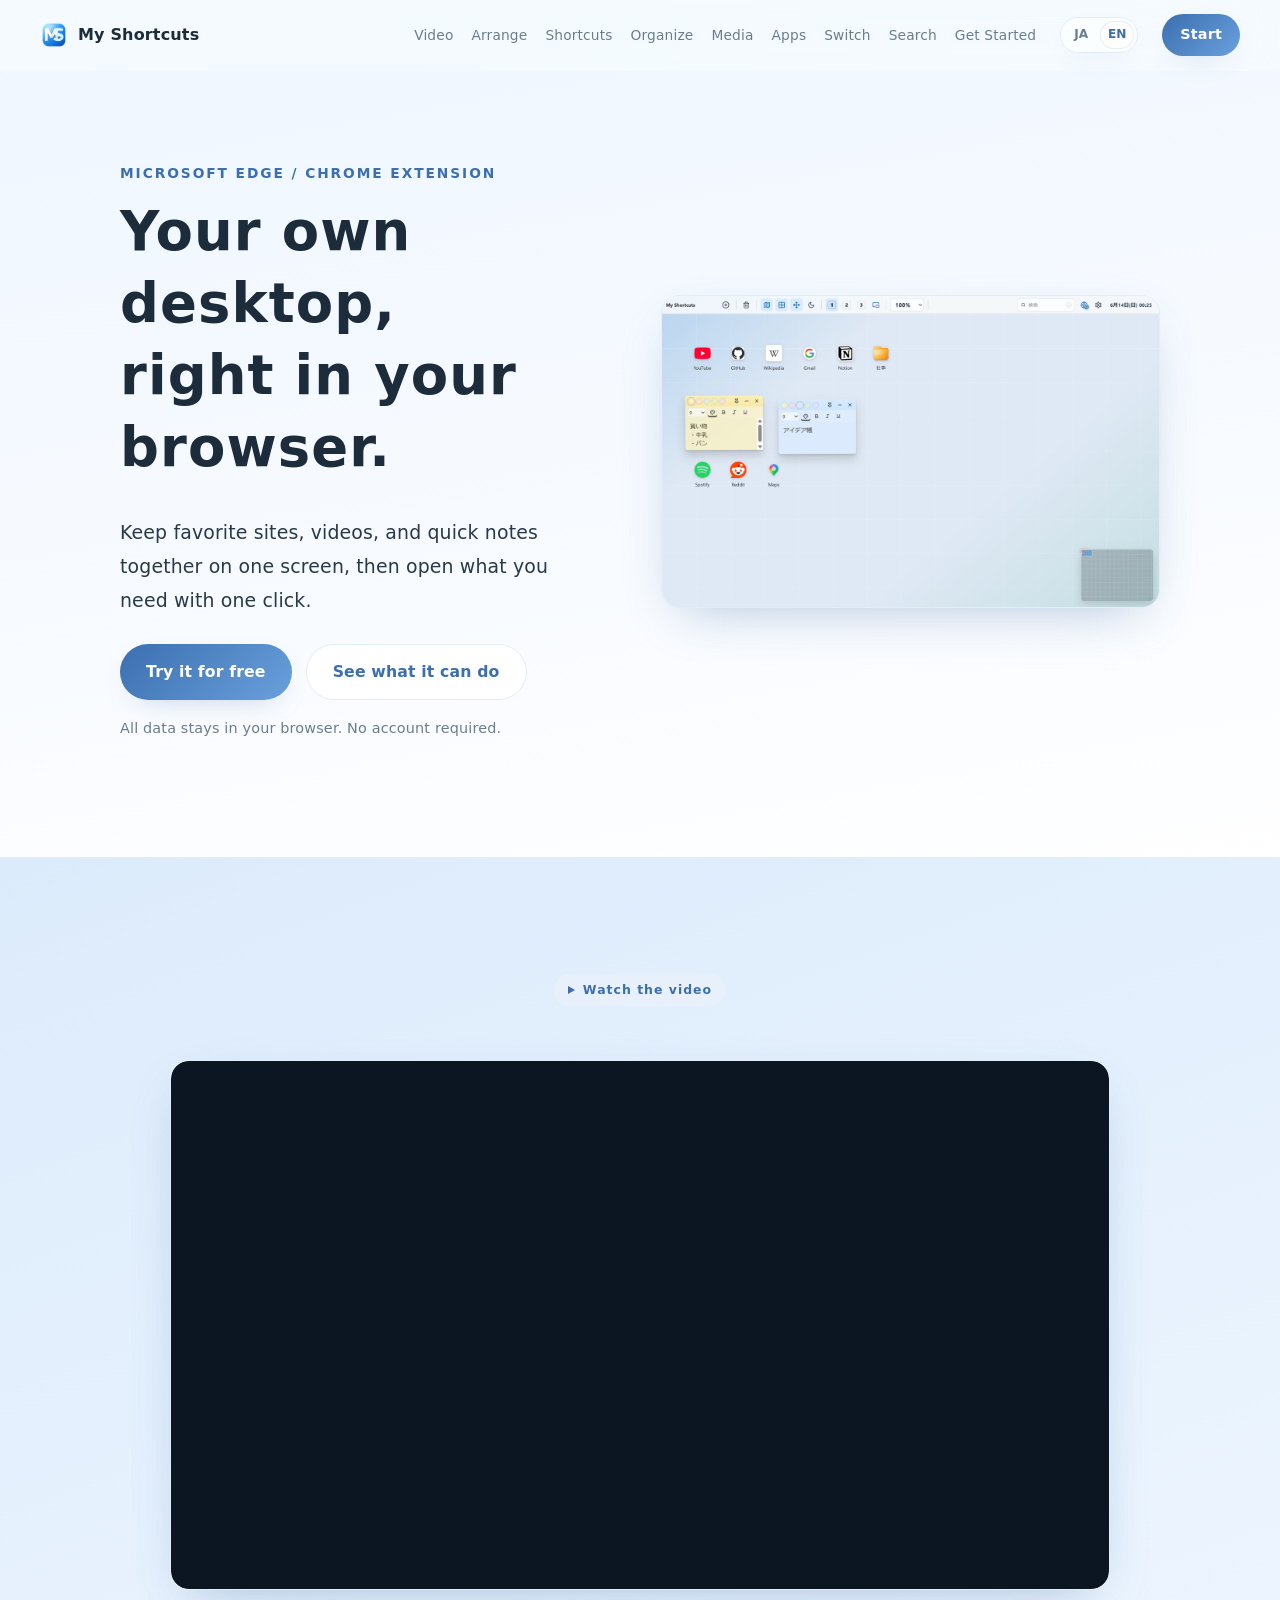
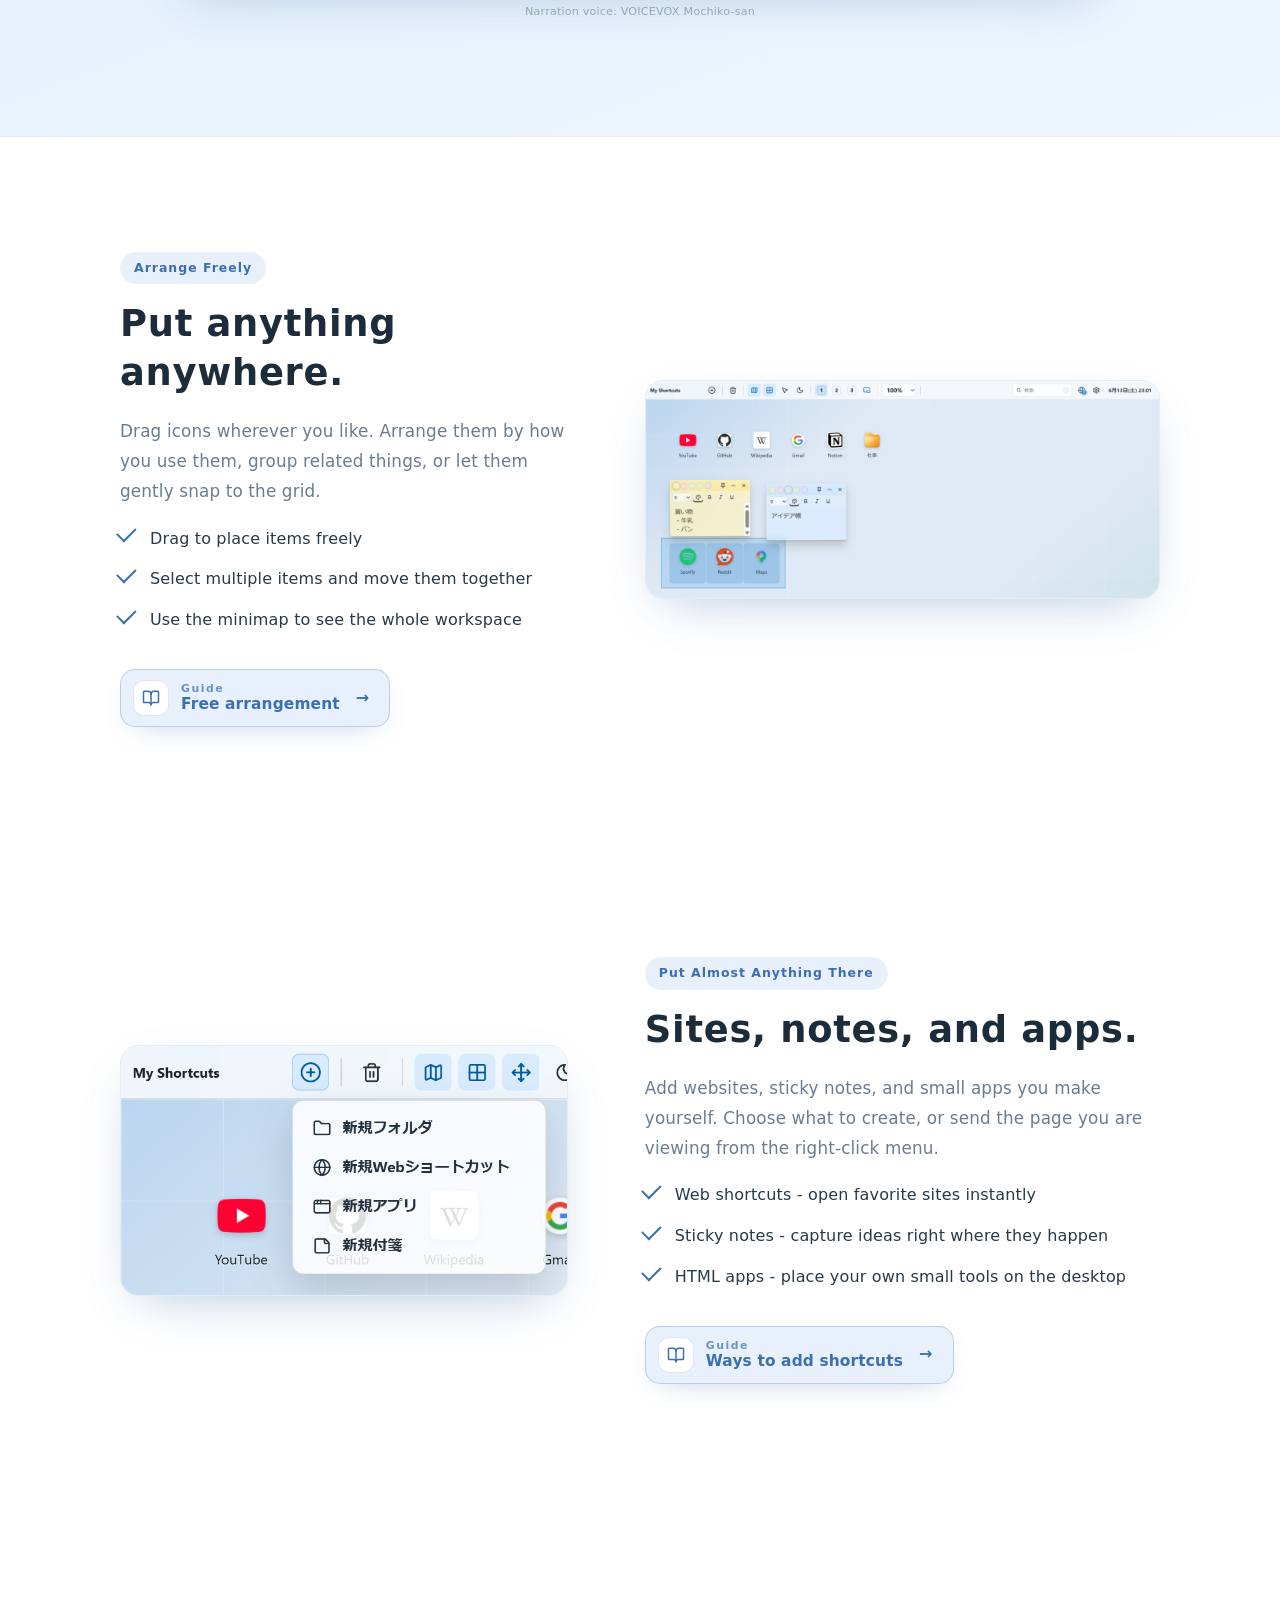
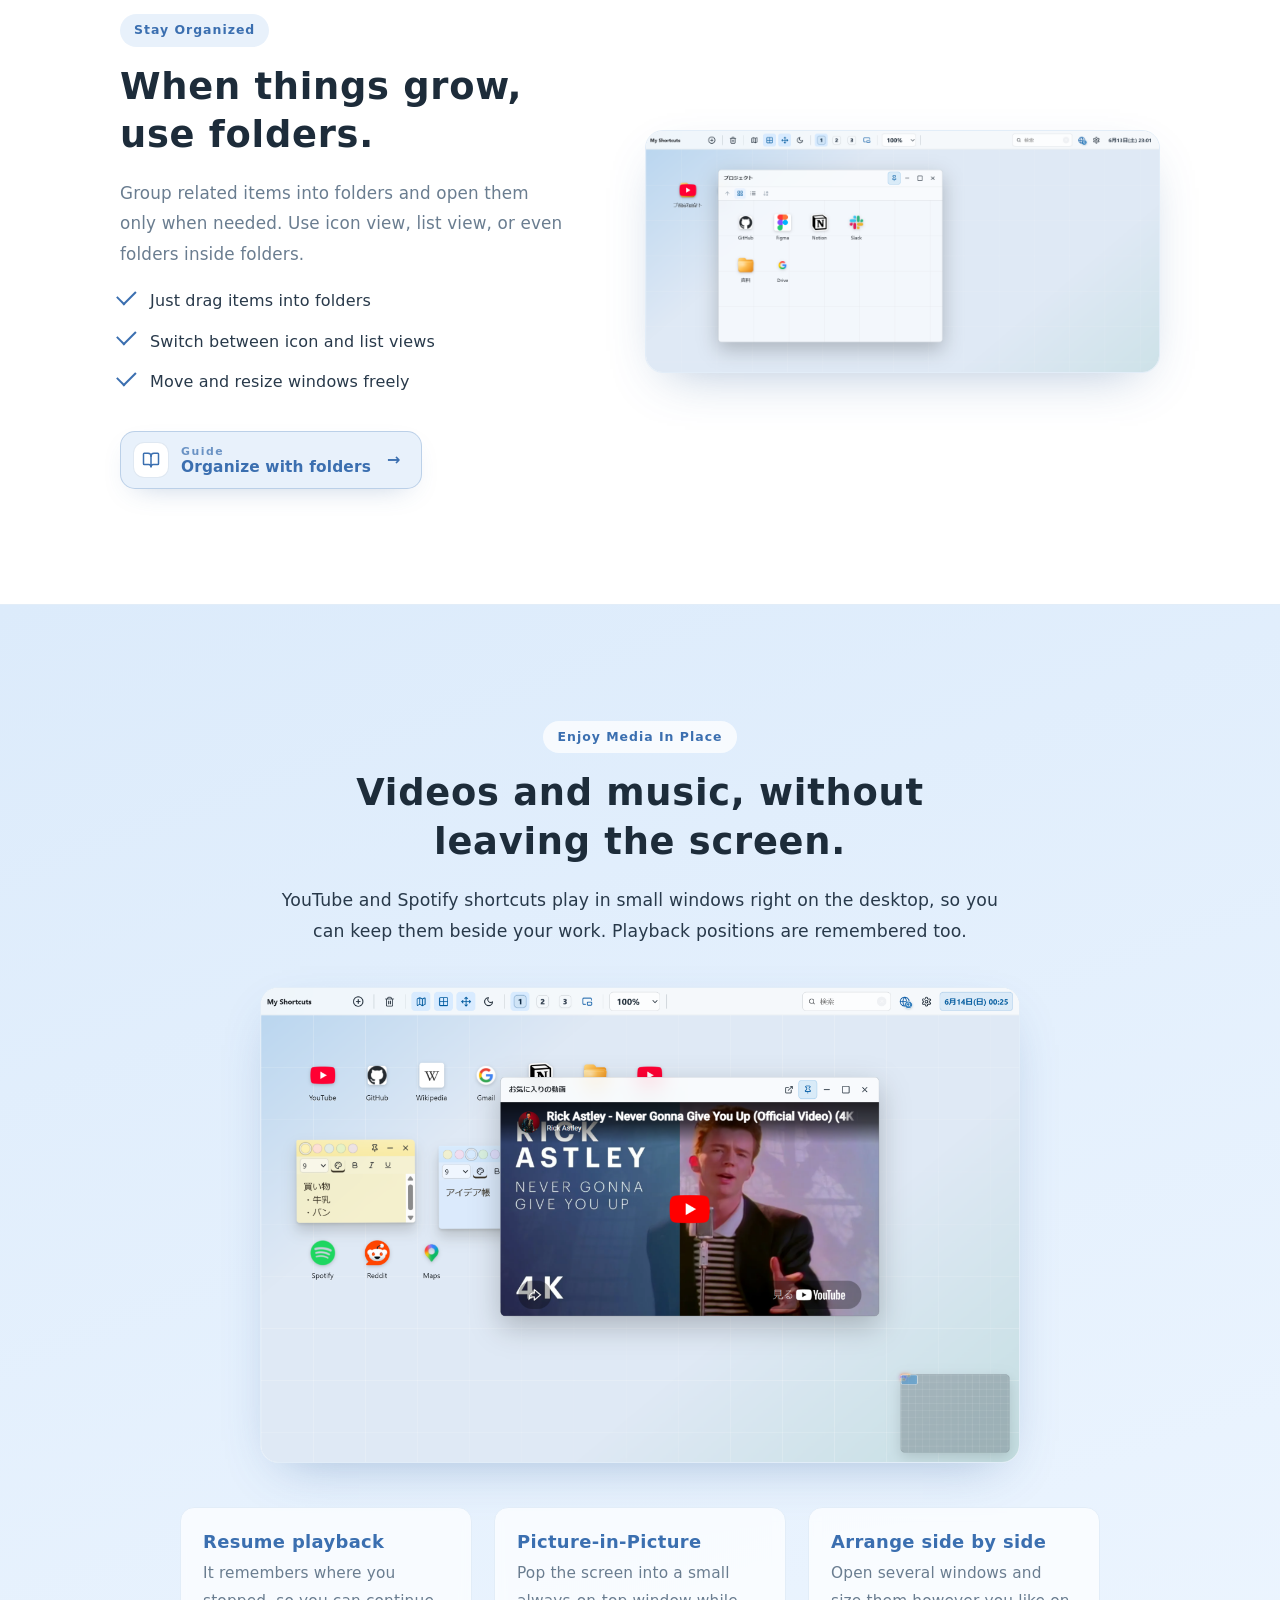
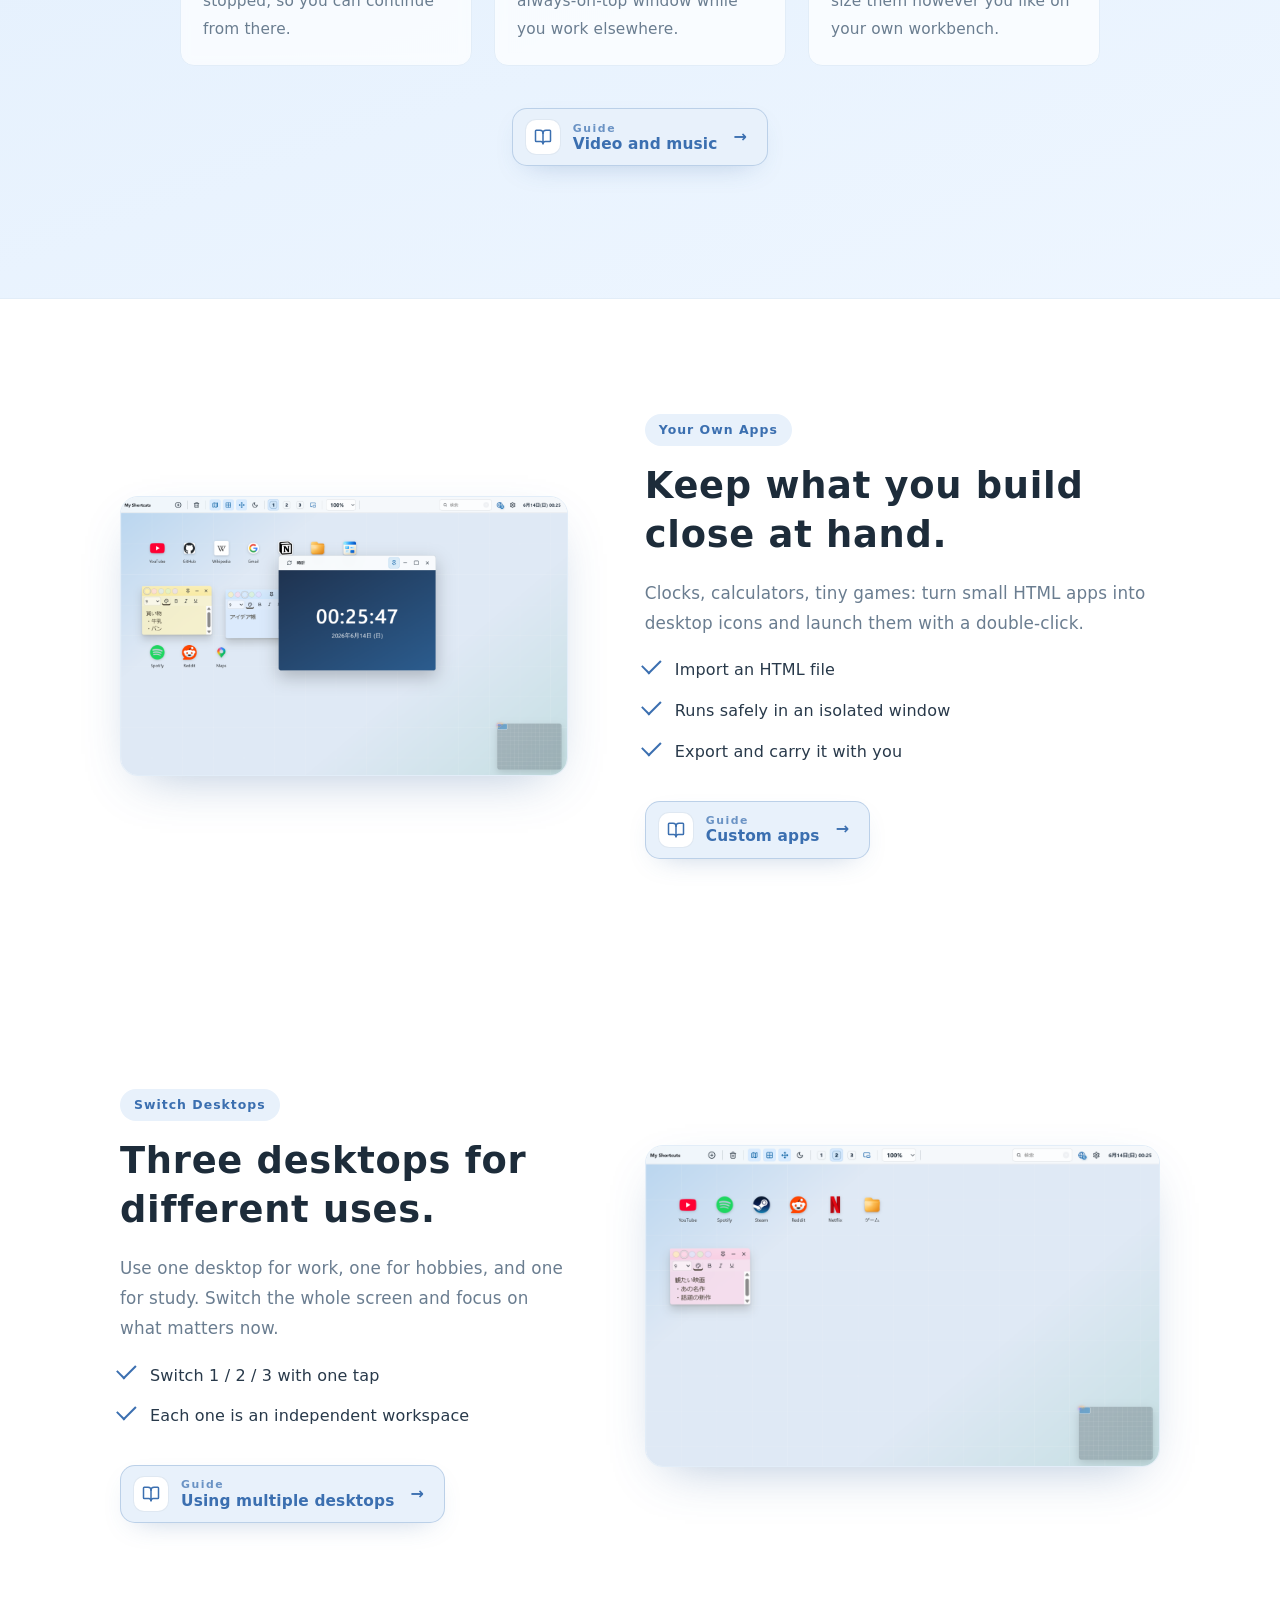
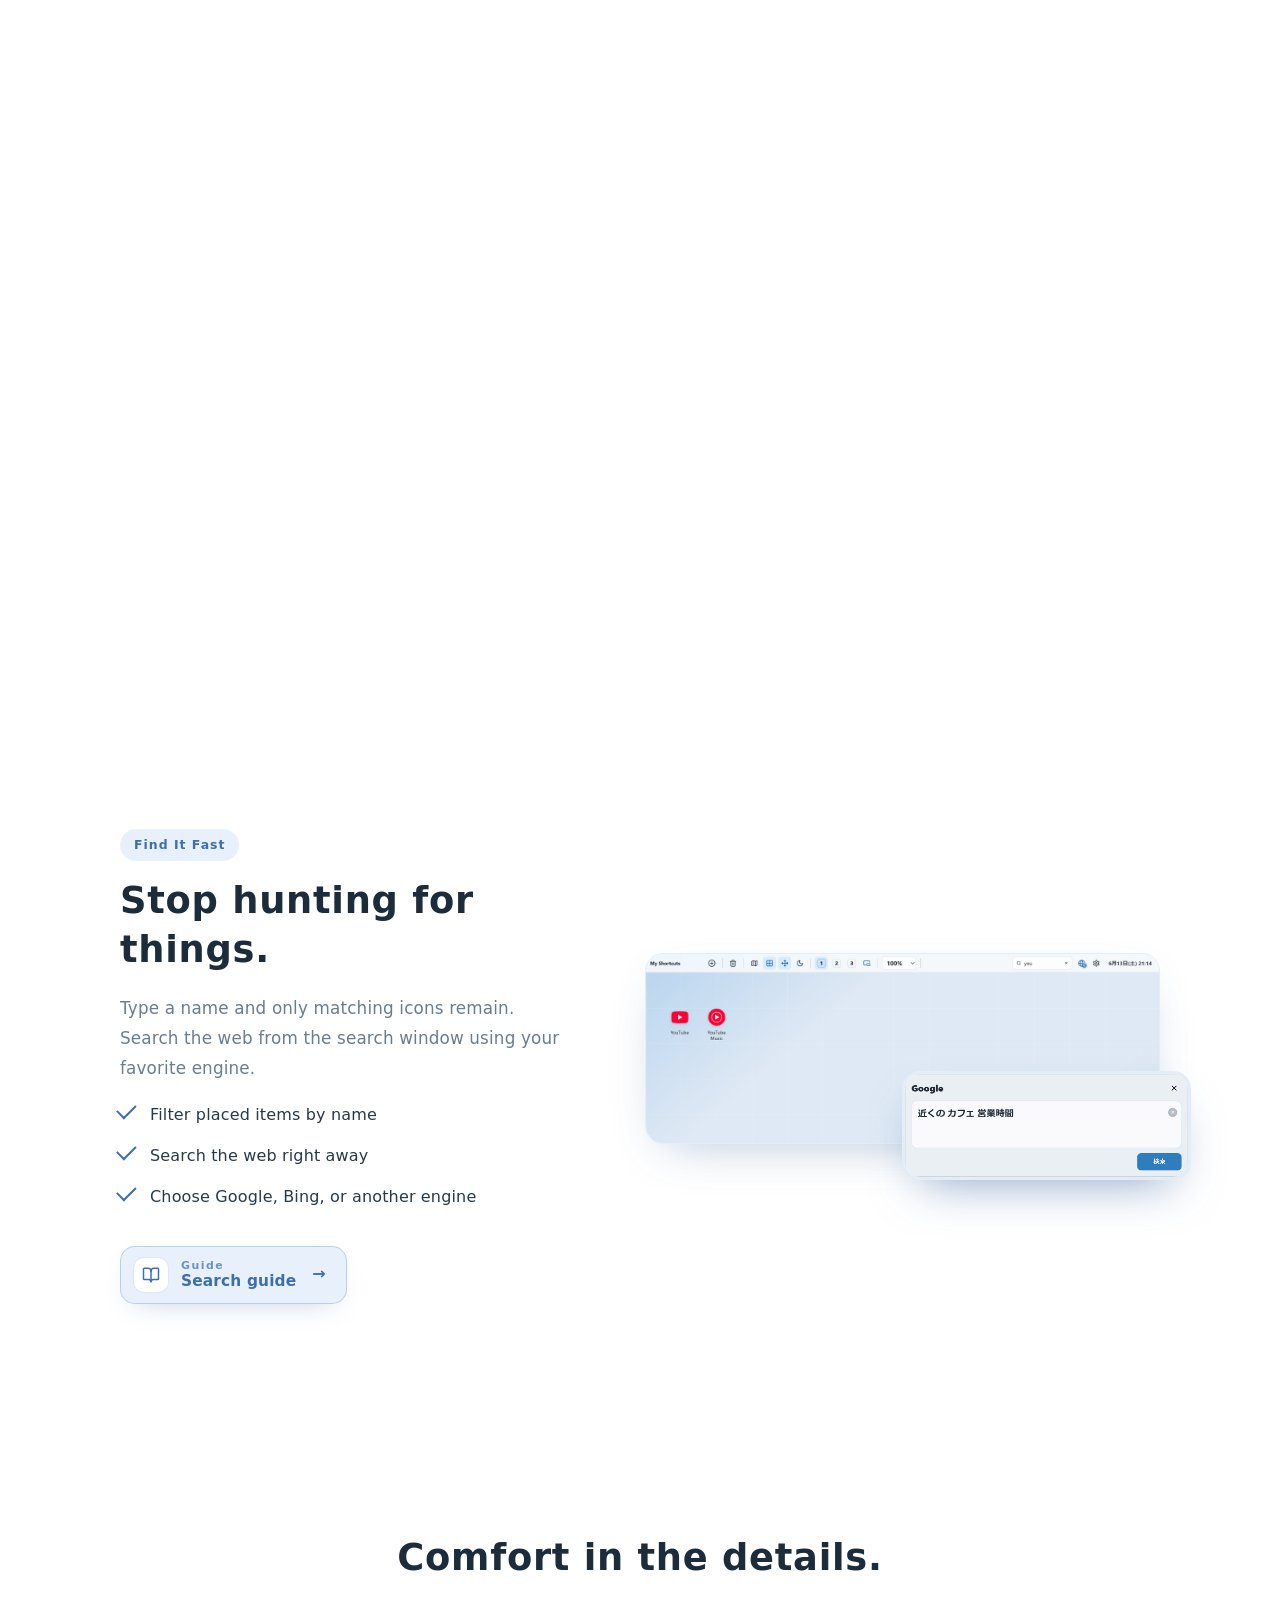
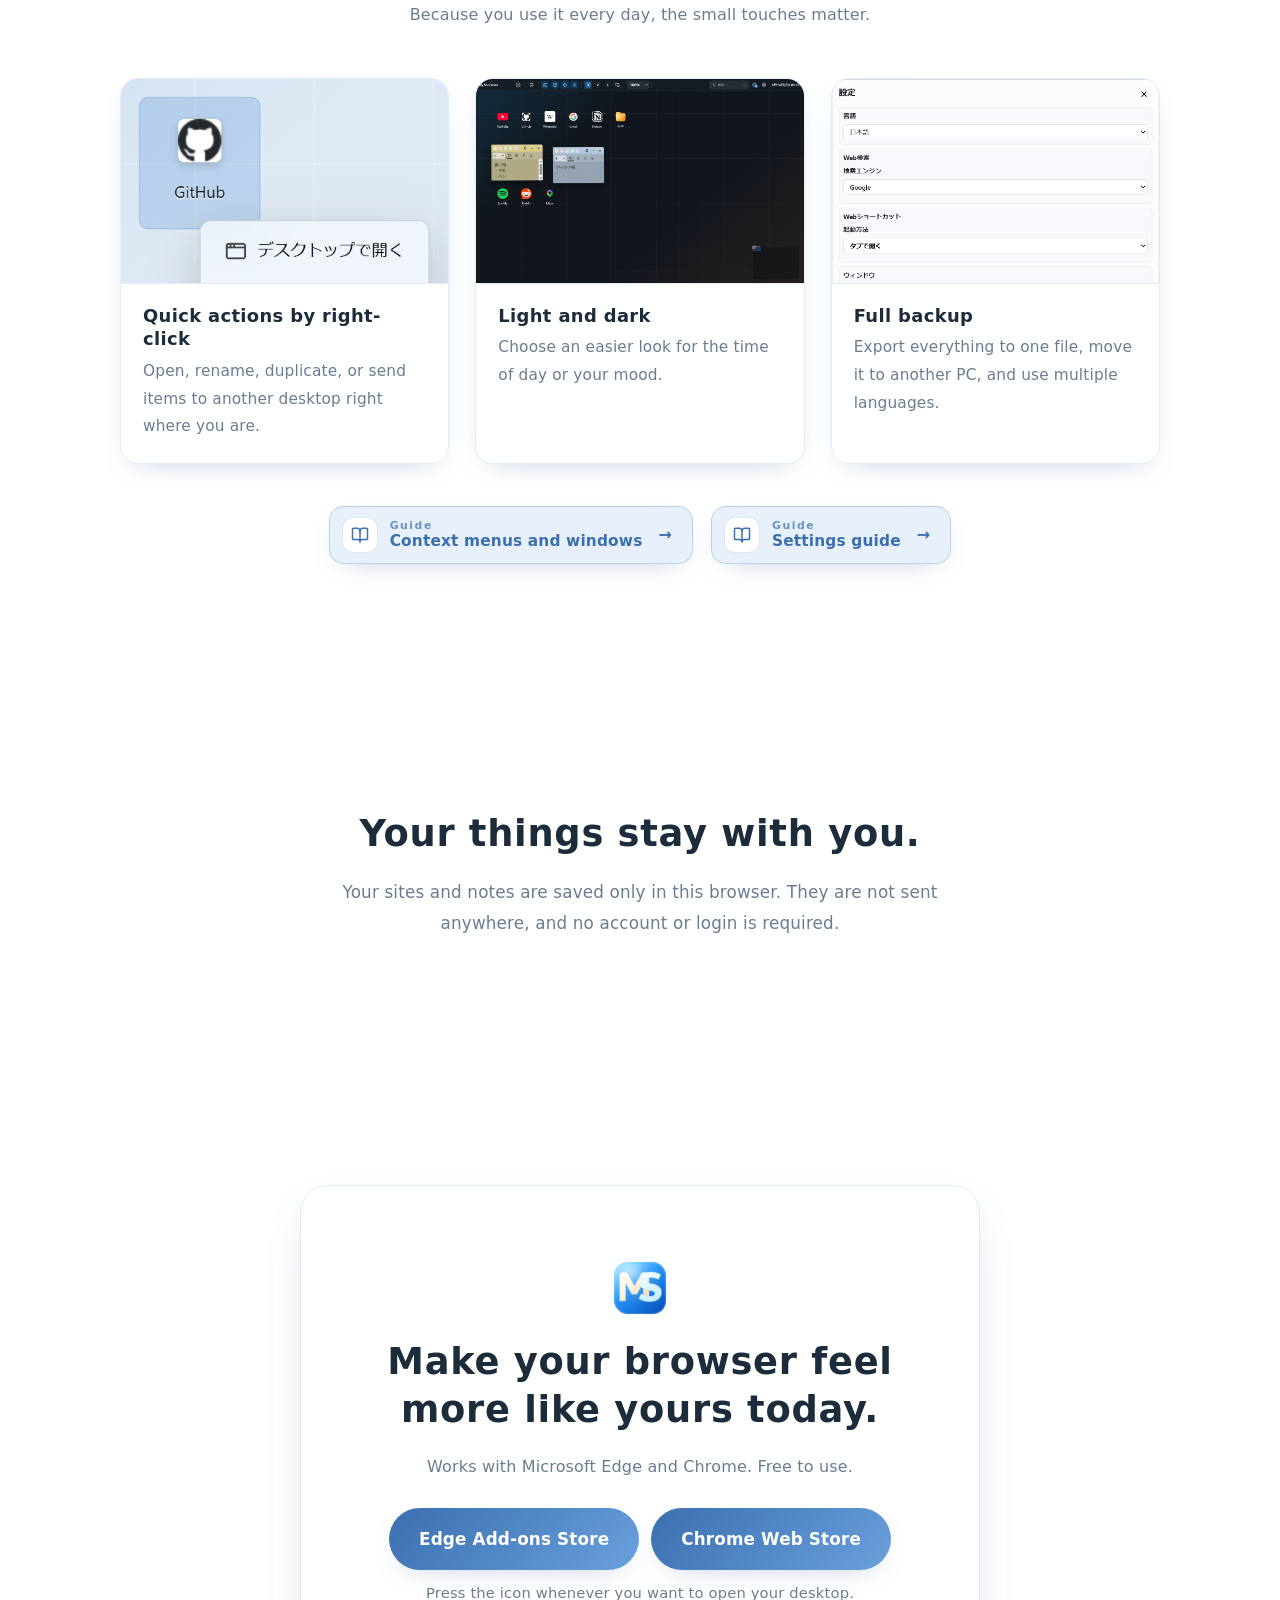
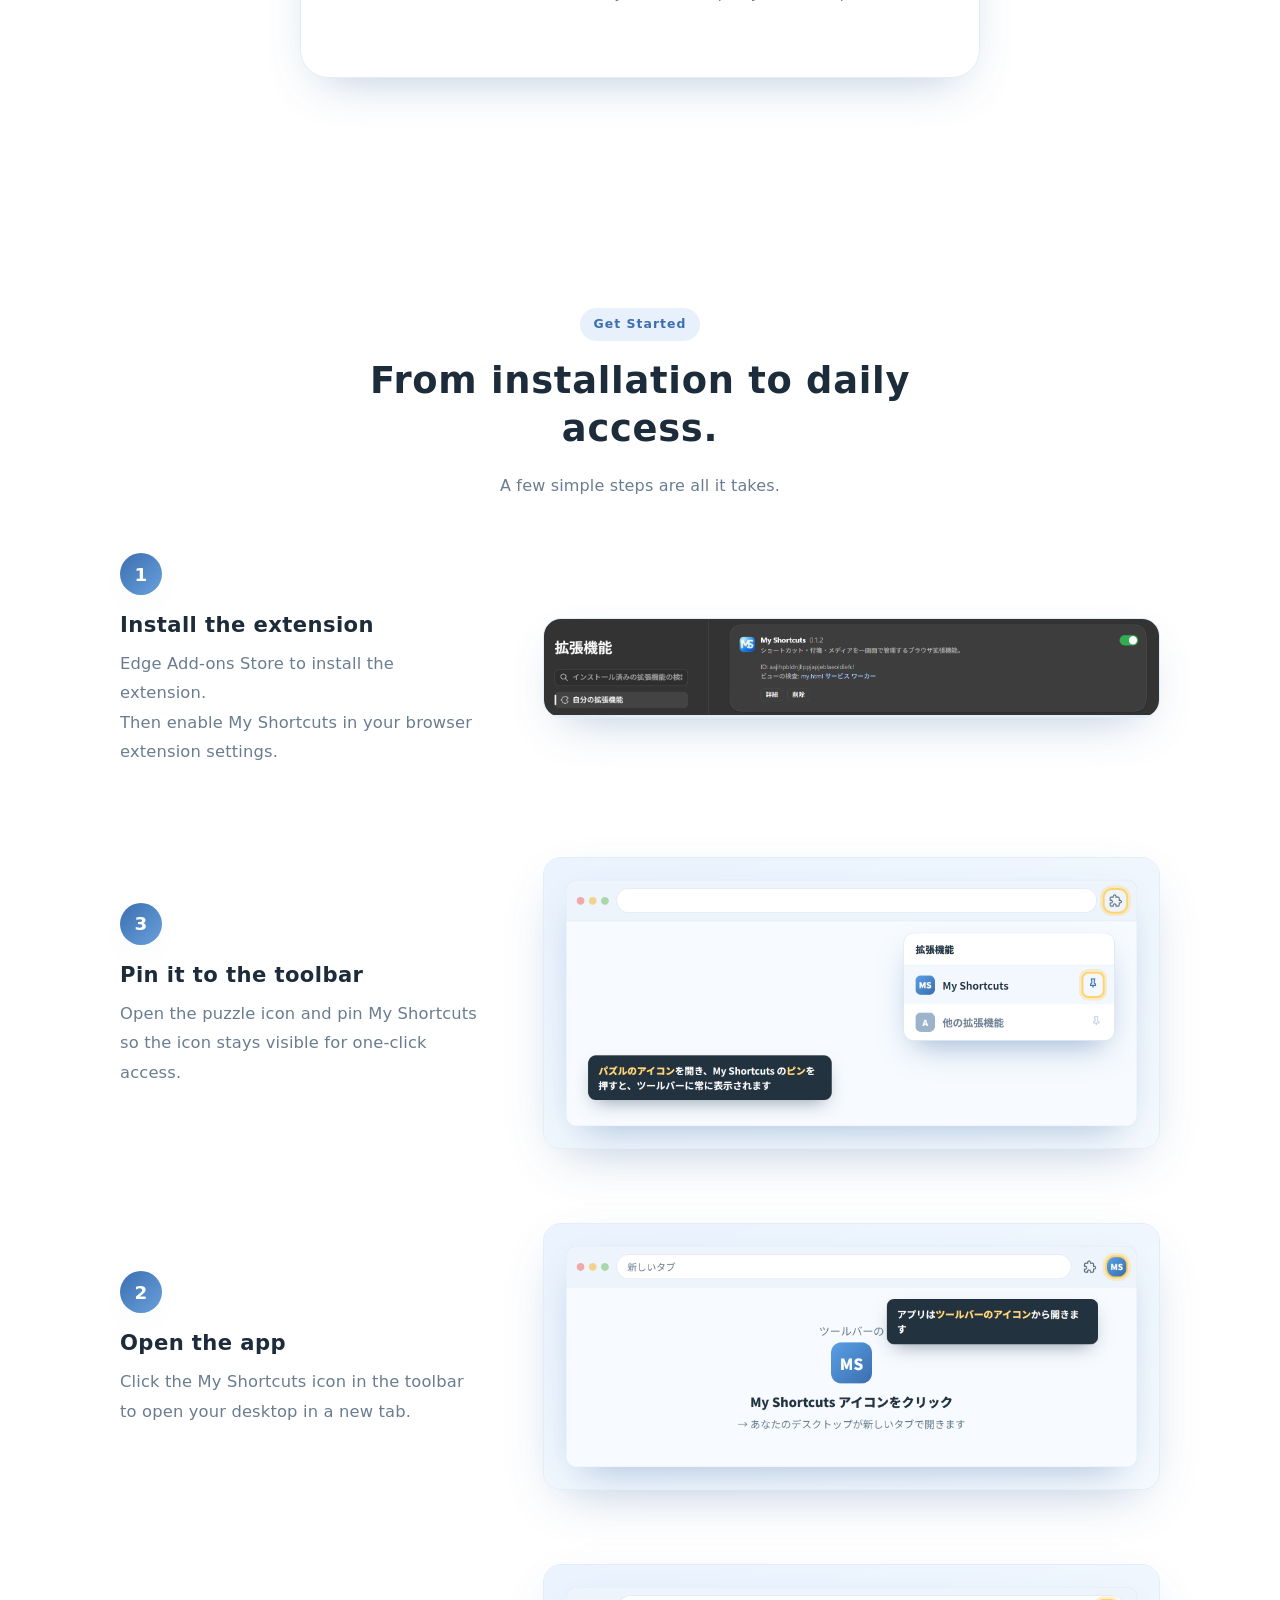
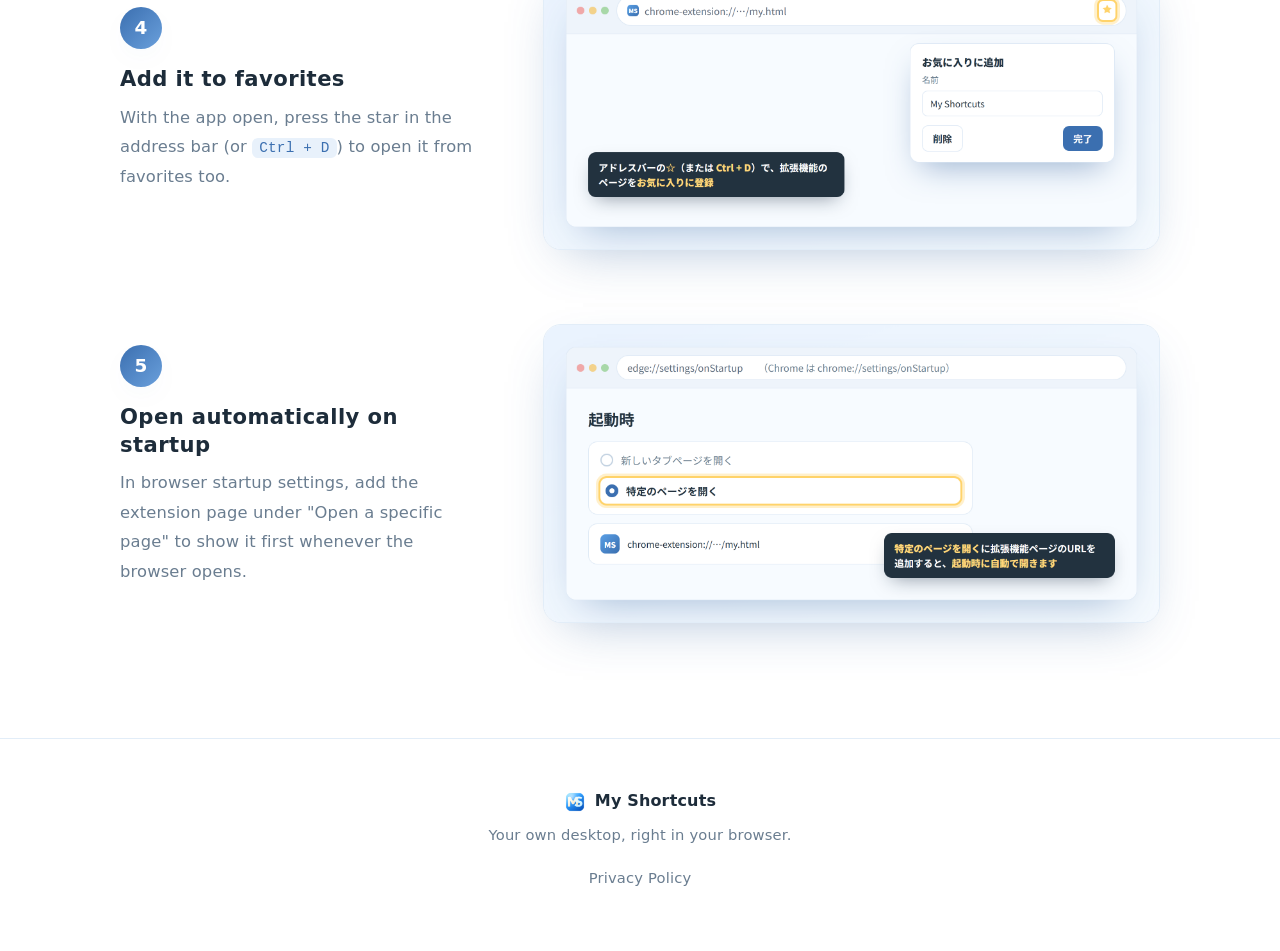
<file: index.html>
<!doctype html>
<html lang="ja">
<head>
<meta charset="utf-8" />
<meta name="viewport" content="width=device-width, initial-scale=1" />
<title>My Shortcuts — ブラウザに、自分だけのデスクトップを。</title>
<meta name="description" content="よく使うサイト、動画、メモ、自作アプリ。ぜんぶをひとつの画面に並べて、ワンクリックで。My Shortcuts は Microsoft Edge / Chrome 用の無料拡張機能です。" />
<link rel="icon" href="assets/logo.png" />
<link rel="stylesheet" href="styles.css" />
</head>
<body>

<header class="nav" id="nav">
  <a class="nav__brand" href="#top">
    <img src="assets/logo.png" alt="" width="28" height="28" />
    <span>My Shortcuts</span>
  </a>
  <nav class="nav__links">
    <a href="#video">動画</a>
    <a href="#arrange">配置</a>
    <a href="#shortcuts">ショートカット</a>
    <a href="#organize">整理</a>
    <a href="#media">メディア</a>
    <a href="#apps">アプリ</a>
    <a href="#desktops">切り替え</a>
    <a href="#more">検索</a>
    <a href="#howto">始め方</a>
  </nav>
  <a class="nav__cta" href="#get">はじめる</a>
</header>

<main id="top">

  <!-- HERO -->
  <section class="hero">
    <div class="hero__copy reveal">
      <p class="eyebrow">Microsoft Edge / Chrome 拡張機能</p>
      <h1>ブラウザに、<br>自分だけのデスクトップを。</h1>
      <p class="lede">
        よく使うサイトも、動画も、ちょっとしたメモも。
        ぜんぶをひとつの画面に並べて、見たいものへワンクリックで。
      </p>
      <div class="hero__actions">
        <a class="btn btn--primary" href="#get">無料で使ってみる</a>
        <a class="btn btn--ghost" href="#arrange">できることを見る</a>
      </div>
      <p class="hero__note">データはすべて手元のブラウザの中。アカウント登録もいりません。</p>
    </div>
    <div class="hero__shot reveal">
      <div class="frame frame--float">
        <img src="assets/main-overview.png" alt="My Shortcuts のデスクトップ。フォルダやサイトのアイコン、付箋が並んでいる様子" />
      </div>
    </div>
  </section>

  <!-- VIDEO -->
  <section class="videosec" id="video">
    <div class="videosec__head reveal">
      <span class="tag tag--play" id="videoPlay" role="button" tabindex="0">動画で見る</span>
    </div>
    <div class="videosec__player reveal">
      <div class="frame">
        <iframe src="https://www.youtube.com/embed/Nyxb4HtRTMY?rel=0" title="My Shortcuts 紹介動画" allow="accelerometer; autoplay; clipboard-write; encrypted-media; gyroscope; picture-in-picture; web-share" referrerpolicy="strict-origin-when-cross-origin" allowfullscreen></iframe>
      </div>
      <p class="videosec__credit">ナレーション音声: VOICEVOX：もち子さん</p>
    </div>
  </section>

  <!-- ARRANGE -->
  <section class="feature" id="arrange">
    <div class="feature__text reveal">
      <span class="tag">自由に置く</span>
      <h2>好きな場所に、好きなだけ。</h2>
      <p>
        アイコンはドラッグするだけで、どこにでも。
        使う順に並べたり、グループにまとめたり。
        きれいに揃えたいときは、そっとマス目に吸い付きます。
      </p>
      <ul class="ticks">
        <li>ドラッグして自由に配置</li>
        <li>まとめて選んで一括で移動</li>
        <li>広い画面を見渡せるミニマップ付き</li>
      </ul>
      <a class="pagebtn" href="arrange.html">
        <span class="pagebtn__ico"><svg width="18" height="18" viewBox="0 0 24 24" fill="none" stroke="currentColor" stroke-width="2" stroke-linecap="round" stroke-linejoin="round"><path d="M12 7v14"/><path d="M3 18a1 1 0 0 1-1-1V4a1 1 0 0 1 1-1h5a4 4 0 0 1 4 4 4 4 0 0 1 4-4h5a1 1 0 0 1 1 1v13a1 1 0 0 1-1 1h-6a3 3 0 0 0-3 3 3 3 0 0 0-3-3z"/></svg></span>
        <span class="pagebtn__label"><span class="pagebtn__eyebrow">ガイド</span><span class="pagebtn__main">自由な置き方</span></span>
        <span class="pagebtn__arrow" aria-hidden="true">→</span>
      </a>
    </div>
    <div class="feature__media reveal">
      <div class="frame"><img src="assets/arr-select.png" alt="範囲をドラッグして複数のアイコンをまとめて選び、動かせるデスクトップ" /></div>
    </div>
  </section>

  <!-- SHORTCUTS -->
  <section class="feature feature--rev" id="shortcuts">
    <div class="feature__text reveal">
      <span class="tag">なんでも置ける</span>
      <h2>サイトも、メモも、アプリも。</h2>
      <p>
        Web サイト、付箋、自作の小さなアプリ。
        作りたいものを選んで置くだけ。
        いま見ているページは、右クリックからそのまま送れます。
      </p>
      <ul class="ticks">
        <li>Webショートカット — お気に入りのサイトを一発で</li>
        <li>付箋 — 思いついたことをその場にメモ</li>
        <li>HTML アプリ — 自分で作った小さなツールも置ける</li>
      </ul>
      <a class="pagebtn" href="add-shortcuts.html">
        <span class="pagebtn__ico"><svg width="18" height="18" viewBox="0 0 24 24" fill="none" stroke="currentColor" stroke-width="2" stroke-linecap="round" stroke-linejoin="round"><path d="M12 7v14"/><path d="M3 18a1 1 0 0 1-1-1V4a1 1 0 0 1 1-1h5a4 4 0 0 1 4 4 4 4 0 0 1 4-4h5a1 1 0 0 1 1 1v13a1 1 0 0 1-1 1h-6a3 3 0 0 0-3 3 3 3 0 0 0-3-3z"/></svg></span>
        <span class="pagebtn__label"><span class="pagebtn__eyebrow">ガイド</span><span class="pagebtn__main">いろいろな追加方法</span></span>
        <span class="pagebtn__arrow" aria-hidden="true">→</span>
      </a>
    </div>
    <div class="feature__media reveal">
      <div class="frame"><img src="assets/main-create.png" alt="上部の＋メニュー。フォルダ・Webショートカット・アプリ・付箋を選べる" /></div>
    </div>
  </section>

  <!-- FOLDER -->
  <section class="feature" id="organize">
    <div class="feature__text reveal">
      <span class="tag">すっきり整理</span>
      <h2>増えてきたら、フォルダへ。</h2>
      <p>
        関係のあるものはフォルダにまとめて、必要なときだけ開く。
        アイコン表示でも、一覧表示でも。
        フォルダの中にフォルダも作れます。
      </p>
      <ul class="ticks">
        <li>ドラッグで入れるだけ</li>
        <li>アイコン / リストの切り替え</li>
        <li>ウィンドウは移動・サイズ変更が自由自在</li>
      </ul>
      <a class="pagebtn" href="organize.html">
        <span class="pagebtn__ico"><svg width="18" height="18" viewBox="0 0 24 24" fill="none" stroke="currentColor" stroke-width="2" stroke-linecap="round" stroke-linejoin="round"><path d="M12 7v14"/><path d="M3 18a1 1 0 0 1-1-1V4a1 1 0 0 1 1-1h5a4 4 0 0 1 4 4 4 4 0 0 1 4-4h5a1 1 0 0 1 1 1v13a1 1 0 0 1-1 1h-6a3 3 0 0 0-3 3 3 3 0 0 0-3-3z"/></svg></span>
        <span class="pagebtn__label"><span class="pagebtn__eyebrow">ガイド</span><span class="pagebtn__main">フォルダで整理</span></span>
        <span class="pagebtn__arrow" aria-hidden="true">→</span>
      </a>
    </div>
    <div class="feature__media reveal">
      <div class="frame"><img src="assets/org-desk.png" alt="フォルダを開いたウィンドウ。中にショートカットが並んでいる様子" /></div>
    </div>
  </section>

  <!-- MEDIA -->
  <section class="band" id="media">
    <div class="band__head reveal">
      <span class="tag tag--light">そのまま楽しむ</span>
      <h2>動画も音楽も、画面を離れずに。</h2>
      <p>YouTube や Spotify のショートカットは、その場の小さなウィンドウで再生。タブを切り替えなくても、作業のとなりで流せます。続きはちゃんと覚えているので、また同じところから。</p>
    </div>
    <div class="band__shot reveal">
      <div class="frame frame--wide"><img src="assets/main-media.png" alt="My Shortcuts の中で、動画のウィンドウを開いて再生している様子" /></div>
    </div>
    <div class="band__grid">
      <div class="mini reveal">
        <h3>続きから再生</h3>
        <p>どこまで見たかを覚えているので、開けばその続きから。</p>
      </div>
      <div class="mini reveal">
        <h3>ピクチャー イン ピクチャー</h3>
        <p>画面ごと小さなウィンドウに切り出して、いつも手前に。ほかの作業をしながらでも。</p>
      </div>
      <div class="mini reveal">
        <h3>並べて表示</h3>
        <p>いくつも開いて、好きな大きさで横に。自分だけの作業台に。</p>
      </div>
    </div>
    <p class="cards__more reveal">
      <a class="pagebtn" href="media.html">
        <span class="pagebtn__ico"><svg width="18" height="18" viewBox="0 0 24 24" fill="none" stroke="currentColor" stroke-width="2" stroke-linecap="round" stroke-linejoin="round"><path d="M12 7v14"/><path d="M3 18a1 1 0 0 1-1-1V4a1 1 0 0 1 1-1h5a4 4 0 0 1 4 4 4 4 0 0 1 4-4h5a1 1 0 0 1 1 1v13a1 1 0 0 1-1 1h-6a3 3 0 0 0-3 3 3 3 0 0 0-3-3z"/></svg></span>
        <span class="pagebtn__label"><span class="pagebtn__eyebrow">ガイド</span><span class="pagebtn__main">動画・音楽の楽しみ方</span></span>
        <span class="pagebtn__arrow" aria-hidden="true">→</span>
      </a>
    </p>
  </section>

  <!-- HTML APP -->
  <section class="feature feature--rev" id="apps">
    <div class="feature__text reveal">
      <span class="tag">自分のアプリ</span>
      <h2>つくったものを、置いておける。</h2>
      <p>
        時計、電卓、ちょっとしたゲーム。
        HTML で書いた小さなアプリを、そのままデスクトップのアイコンに。
        ダブルクリックで、すぐ動きます。
      </p>
      <ul class="ticks">
        <li>HTML ファイルを読み込むだけ</li>
        <li>独立した画面で安全に動く</li>
        <li>書き出して持ち運びもできる</li>
      </ul>
      <a class="pagebtn" href="apps.html">
        <span class="pagebtn__ico"><svg width="18" height="18" viewBox="0 0 24 24" fill="none" stroke="currentColor" stroke-width="2" stroke-linecap="round" stroke-linejoin="round"><path d="M12 7v14"/><path d="M3 18a1 1 0 0 1-1-1V4a1 1 0 0 1 1-1h5a4 4 0 0 1 4 4 4 4 0 0 1 4-4h5a1 1 0 0 1 1 1v13a1 1 0 0 1-1 1h-6a3 3 0 0 0-3 3 3 3 0 0 0-3-3z"/></svg></span>
        <span class="pagebtn__label"><span class="pagebtn__eyebrow">ガイド</span><span class="pagebtn__main">自作アプリのこと</span></span>
        <span class="pagebtn__arrow" aria-hidden="true">→</span>
      </a>
    </div>
    <div class="feature__media reveal">
      <div class="frame"><img src="assets/main-app.png" alt="My Shortcuts の中で、自作の時計アプリのウィンドウが動いている様子" /></div>
    </div>
  </section>

  <!-- DESKTOPS -->
  <section class="feature" id="desktops">
    <div class="feature__text reveal">
      <span class="tag">切り替える</span>
      <h2>3つの画面を、用途で使い分け。</h2>
      <p>
        仕事用、趣味用、学習用。
        画面をまるごと切り替えて、いまやることだけに集中。
        混ざらないから、頭の中もすっきり。
      </p>
      <ul class="ticks">
        <li>ワンタップで 1 / 2 / 3 を切り替え</li>
        <li>それぞれが独立した作業スペース</li>
      </ul>
      <a class="pagebtn" href="desktops.html">
        <span class="pagebtn__ico"><svg width="18" height="18" viewBox="0 0 24 24" fill="none" stroke="currentColor" stroke-width="2" stroke-linecap="round" stroke-linejoin="round"><path d="M12 7v14"/><path d="M3 18a1 1 0 0 1-1-1V4a1 1 0 0 1 1-1h5a4 4 0 0 1 4 4 4 4 0 0 1 4-4h5a1 1 0 0 1 1 1v13a1 1 0 0 1-1 1h-6a3 3 0 0 0-3 3 3 3 0 0 0-3-3z"/></svg></span>
        <span class="pagebtn__label"><span class="pagebtn__eyebrow">ガイド</span><span class="pagebtn__main">画面の使い分け</span></span>
        <span class="pagebtn__arrow" aria-hidden="true">→</span>
      </a>
    </div>
    <div class="feature__media reveal">
      <div class="frame"><img src="assets/main-desktops.png" alt="2つ目のデスクトップ画面。趣味のサイトとメモが並ぶ" /></div>
    </div>
  </section>

  <!-- CALENDAR -->
  <section class="feature feature--rev">
    <div class="feature__text reveal">
      <span class="tag">予定も一緒に</span>
      <h2>カレンダーは、すぐそこに。</h2>
      <p>
        上のバーから、今日の予定をさっと確認。
        ちょっとした予定はその場で書き込めます。
        手元のカレンダーファイルから読み込むこともできます。
      </p>
      <ul class="ticks">
        <li>クリックひとつで開く</li>
        <li>予定をその場でメモ</li>
        <li>カレンダーファイルの取り込みにも対応</li>
      </ul>
      <a class="pagebtn" href="search-calendar.html#calendar">
        <span class="pagebtn__ico"><svg width="18" height="18" viewBox="0 0 24 24" fill="none" stroke="currentColor" stroke-width="2" stroke-linecap="round" stroke-linejoin="round"><path d="M12 7v14"/><path d="M3 18a1 1 0 0 1-1-1V4a1 1 0 0 1 1-1h5a4 4 0 0 1 4 4 4 4 0 0 1 4-4h5a1 1 0 0 1 1 1v13a1 1 0 0 1-1 1h-6a3 3 0 0 0-3 3 3 3 0 0 0-3-3z"/></svg></span>
        <span class="pagebtn__label"><span class="pagebtn__eyebrow">ガイド</span><span class="pagebtn__main">カレンダーの使い方</span></span>
        <span class="pagebtn__arrow" aria-hidden="true">→</span>
      </a>
    </div>
    <div class="feature__media reveal">
      <div class="frame"><img src="assets/main-calendar.png" alt="My Shortcuts の上部バーから開いたカレンダー。予定のある日に件数とタイトルが表示されている" /></div>
    </div>
  </section>

  <!-- SEARCH + QUICK -->
  <section class="feature" id="more">
    <div class="feature__text reveal">
      <span class="tag">すぐ見つかる</span>
      <h2>探す手間を、なくす。</h2>
      <p>
        名前を打てば、目当てのアイコンだけがすっと残ります。
        Web をそのまま調べたいときは、検索ウィンドウから。
        いつもの検索エンジンを選んでおけます。
      </p>
      <ul class="ticks">
        <li>置いたものを名前でしぼり込み</li>
        <li>そのまま Web 検索へ</li>
        <li>Google や Bing など好みのエンジンを選べる</li>
      </ul>
      <a class="pagebtn" href="search-calendar.html#search">
        <span class="pagebtn__ico"><svg width="18" height="18" viewBox="0 0 24 24" fill="none" stroke="currentColor" stroke-width="2" stroke-linecap="round" stroke-linejoin="round"><path d="M12 7v14"/><path d="M3 18a1 1 0 0 1-1-1V4a1 1 0 0 1 1-1h5a4 4 0 0 1 4 4 4 4 0 0 1 4-4h5a1 1 0 0 1 1 1v13a1 1 0 0 1-1 1h-6a3 3 0 0 0-3 3 3 3 0 0 0-3-3z"/></svg></span>
        <span class="pagebtn__label"><span class="pagebtn__eyebrow">ガイド</span><span class="pagebtn__main">検索の使い方</span></span>
        <span class="pagebtn__arrow" aria-hidden="true">→</span>
      </a>
    </div>
    <div class="feature__media reveal feature__media--stack">
      <div class="frame frame--sm"><img src="assets/search-app.png" alt="検索ボックスに入力して、目当てのアイコンだけにしぼり込んだ状態" /></div>
      <div class="frame frame--sm frame--lap"><img src="assets/websearch-window.png" alt="Web検索ウィンドウ。選んだ検索エンジンでそのまま検索できる" /></div>
    </div>
  </section>

  <!-- RIGHT CLICK / DARK / BACKUP grid -->
  <section class="cards" id="details">
    <div class="cards__head reveal">
      <h2>細部まで、心地よく。</h2>
      <p>毎日のことだから、小さな使い心地まで。</p>
    </div>
    <div class="cards__grid">
      <article class="card reveal">
        <div class="card__shot"><img src="assets/menu-web.png" alt="アイコンの右クリックメニュー" /></div>
        <h3>右クリックで、ぱっと操作</h3>
        <p>開く・名前を変える・複製・別の画面へ送る。よく使う操作はその場で。</p>
      </article>
      <article class="card reveal">
        <div class="card__shot"><img src="assets/main-dark.png" alt="ダークモードのデスクトップ" /></div>
        <h3>ライトとダーク</h3>
        <p>時間帯や気分に合わせて、目にやさしい見た目へ。</p>
      </article>
      <article class="card reveal">
        <div class="card__shot"><img src="assets/settings-full.png" alt="設定画面。言語やバックアップの項目" /></div>
        <h3>まるごとバックアップ</h3>
        <p>並べたものは1つのファイルに書き出し。別のPCへもそのまま。多言語にも対応。</p>
      </article>
    </div>
    <p class="cards__more reveal">
      <a class="pagebtn" href="menus-windows.html">
        <span class="pagebtn__ico"><svg width="18" height="18" viewBox="0 0 24 24" fill="none" stroke="currentColor" stroke-width="2" stroke-linecap="round" stroke-linejoin="round"><path d="M12 7v14"/><path d="M3 18a1 1 0 0 1-1-1V4a1 1 0 0 1 1-1h5a4 4 0 0 1 4 4 4 4 0 0 1 4-4h5a1 1 0 0 1 1 1v13a1 1 0 0 1-1 1h-6a3 3 0 0 0-3 3 3 3 0 0 0-3-3z"/></svg></span>
        <span class="pagebtn__label"><span class="pagebtn__eyebrow">ガイド</span><span class="pagebtn__main">右クリックとウィンドウ操作</span></span>
        <span class="pagebtn__arrow" aria-hidden="true">→</span>
      </a>
      <a class="pagebtn" href="settings-guide.html">
        <span class="pagebtn__ico"><svg width="18" height="18" viewBox="0 0 24 24" fill="none" stroke="currentColor" stroke-width="2" stroke-linecap="round" stroke-linejoin="round"><path d="M12 7v14"/><path d="M3 18a1 1 0 0 1-1-1V4a1 1 0 0 1 1-1h5a4 4 0 0 1 4 4 4 4 0 0 1 4-4h5a1 1 0 0 1 1 1v13a1 1 0 0 1-1 1h-6a3 3 0 0 0-3 3 3 3 0 0 0-3-3z"/></svg></span>
        <span class="pagebtn__label"><span class="pagebtn__eyebrow">ガイド</span><span class="pagebtn__main">設定でできること</span></span>
        <span class="pagebtn__arrow" aria-hidden="true">→</span>
      </a>
    </p>
  </section>

  <!-- PRIVACY -->
  <section class="privacy reveal">
    <div class="privacy__inner">
      <h2>あなたのものは、あなたの手元に。</h2>
      <p>
        並べたサイトもメモも、保存先はこのブラウザの中だけ。
        どこかに送られることはありません。アカウントもログインも不要です。
      </p>
    </div>
  </section>

  <!-- GET -->
  <section class="get" id="get">
    <div class="get__inner reveal">
      <img src="assets/logo.png" alt="" width="64" height="64" />
      <h2>今日から、ブラウザがもっと自分らしく。</h2>
      <p>Microsoft Edge と Chrome に対応。無料で使えます。</p>
      <div class="get__actions">
        <a class="btn btn--primary btn--lg" href="https://microsoftedge.microsoft.com/addons/detail/aajlhpbldnjllppjapjeblaeoidiefcl">Edgeアドオンストア</a>
        <a class="btn btn--primary btn--lg" href="https://chromewebstore.google.com/detail/my-shortcuts/ldodkaepigegabgoncegnjmbjbglmonc">Chromeウェブストア</a>
      </div>
      <p class="get__steps">アイコンを押すだけで、いつでもあなたのデスクトップが開きます。</p>
    </div>
  </section>

  <!-- HOWTO -->
  <section class="howto" id="howto">
    <div class="howto__head reveal">
      <span class="tag">始め方</span>
      <h2>インストールから、毎日開くまで。</h2>
      <p>かんたんな手順で、すぐに使い始められます。</p>
    </div>

    <ol class="howto__steps">
      <li class="howto__step reveal">
        <div class="howto__text">
          <span class="howto__num">1</span>
          <h3>拡張機能をインストール</h3>
          <p><a href="https://microsoftedge.microsoft.com/addons/detail/aajlhpbldnjllppjapjeblaeoidiefcl">Edgeアドオンストア</a>で拡張機能をインストール。<br>ブラウザの設定画面、拡張機能の設定でMy Shortcutsの機能をONにします。</p>
        </div>
        <div class="howto__shot"><div class="frame"><img src="assets/guide-1.1.png" alt="拡張機能をオンにする" /><div class="frame"></div></div>
      </li>

      <li class="howto__step reveal">
        <div class="howto__text">
          <span class="howto__num">3</span>
          <h3>ツールバーにピン留め</h3>
          <p>パズルのアイコンを開き、My Shortcuts のピンを押すと、アイコンが常に表示されてワンクリックで開けます。</p>
        </div>
        <div class="howto__shot"><div class="frame"><img src="assets/guide-3.png" alt="拡張機能メニューで My Shortcuts のピンを押してツールバーに固定する" /></div></div>
      </li>

      <li class="howto__step reveal">
        <div class="howto__text">
          <span class="howto__num">2</span>
          <h3>アプリを開く</h3>
          <p>ツールバーの My Shortcuts アイコンをクリックすると、あなたのデスクトップが新しいタブで開きます。</p>
        </div>
        <div class="howto__shot"><div class="frame"><img src="assets/guide-2.png" alt="ツールバーの My Shortcuts アイコンをクリックしてアプリを開く" /></div></div>
      </li>

      <li class="howto__step reveal">
        <div class="howto__text">
          <span class="howto__num">4</span>
          <h3>お気に入りに登録</h3>
          <p>アプリを開いた状態でアドレスバーの☆（または <code>Ctrl + D</code>）を押すと、お気に入りからも開けます。</p>
        </div>
        <div class="howto__shot"><div class="frame"><img src="assets/guide-4.png" alt="アドレスバーの星マークで拡張機能ページをお気に入りに登録する" /></div></div>
      </li>

      <li class="howto__step reveal">
        <div class="howto__text">
          <span class="howto__num">5</span>
          <h3>起動時に自動で開く</h3>
          <p>設定の「起動時」で「特定のページを開く」に拡張機能ページを追加すると、ブラウザを開くたびに最初に表示されます。</p>
        </div>
        <div class="howto__shot"><div class="frame"><img src="assets/guide-5.png" alt="設定の起動時で特定のページを開くに拡張機能ページを追加する" /></div></div>
      </li>
    </ol>
  </section>

</main>

<footer class="foot">
  <div class="foot__brand">
    <img src="assets/logo.png" alt="" width="22" height="22" />
    <span>My Shortcuts</span>
  </div>
  <p>ブラウザに、自分だけのデスクトップを。</p>
  <p class="foot__legal"><a href="privacy-policy.html">プライバシーポリシー</a></p>
</footer>

<script src="script.js"></script>
</body>
</html>
</file>
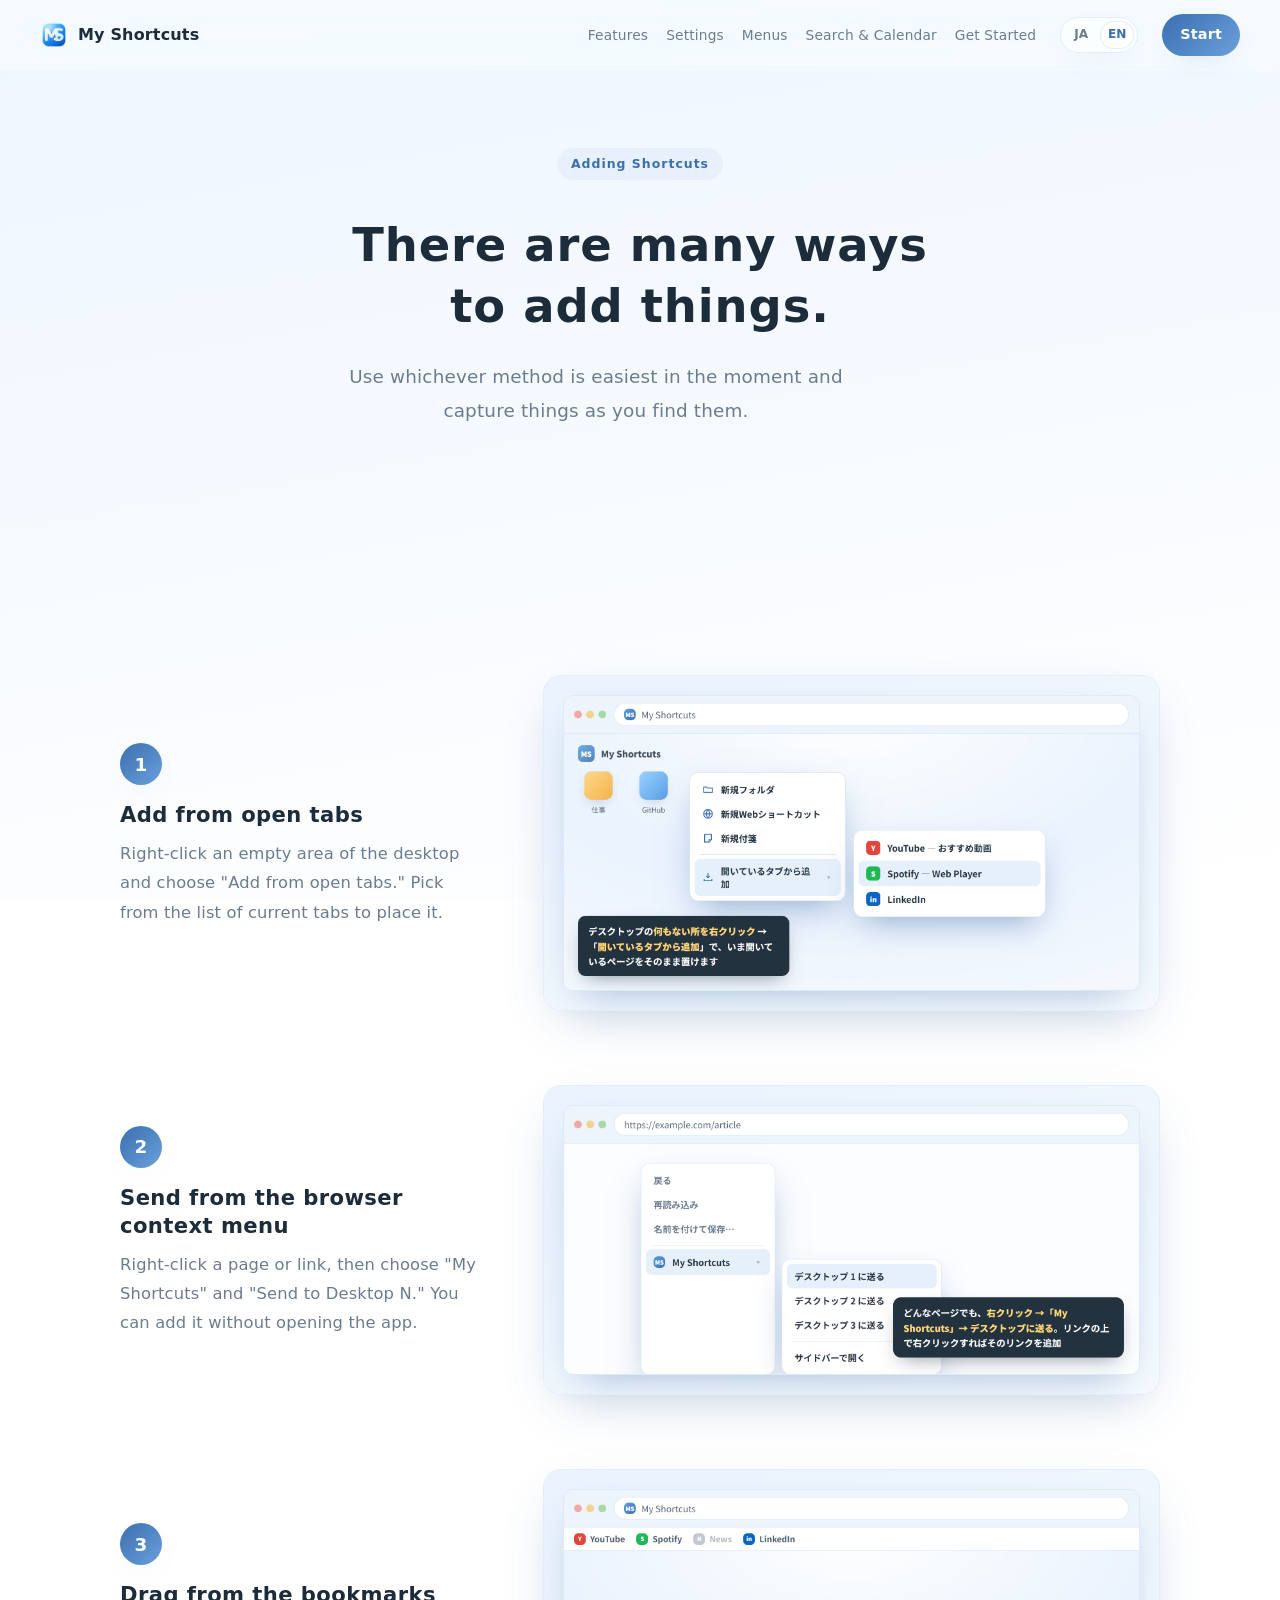
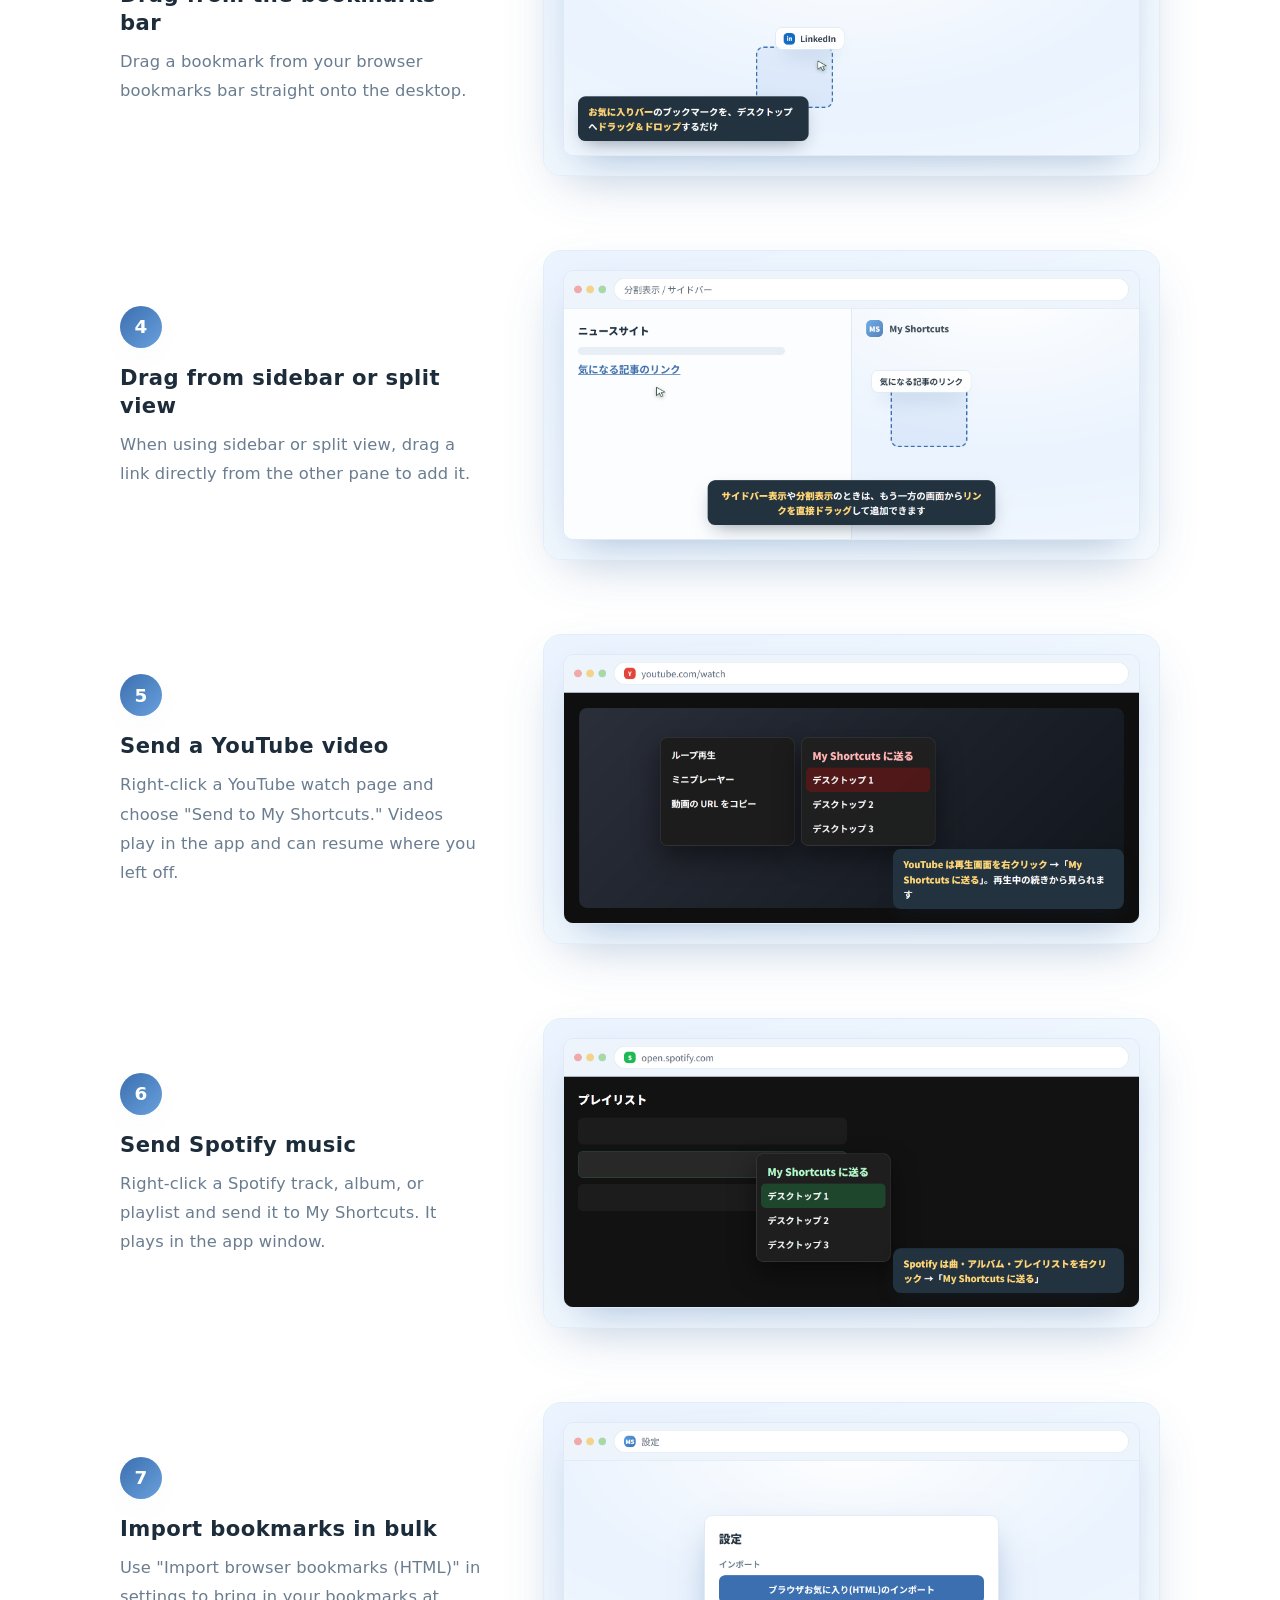
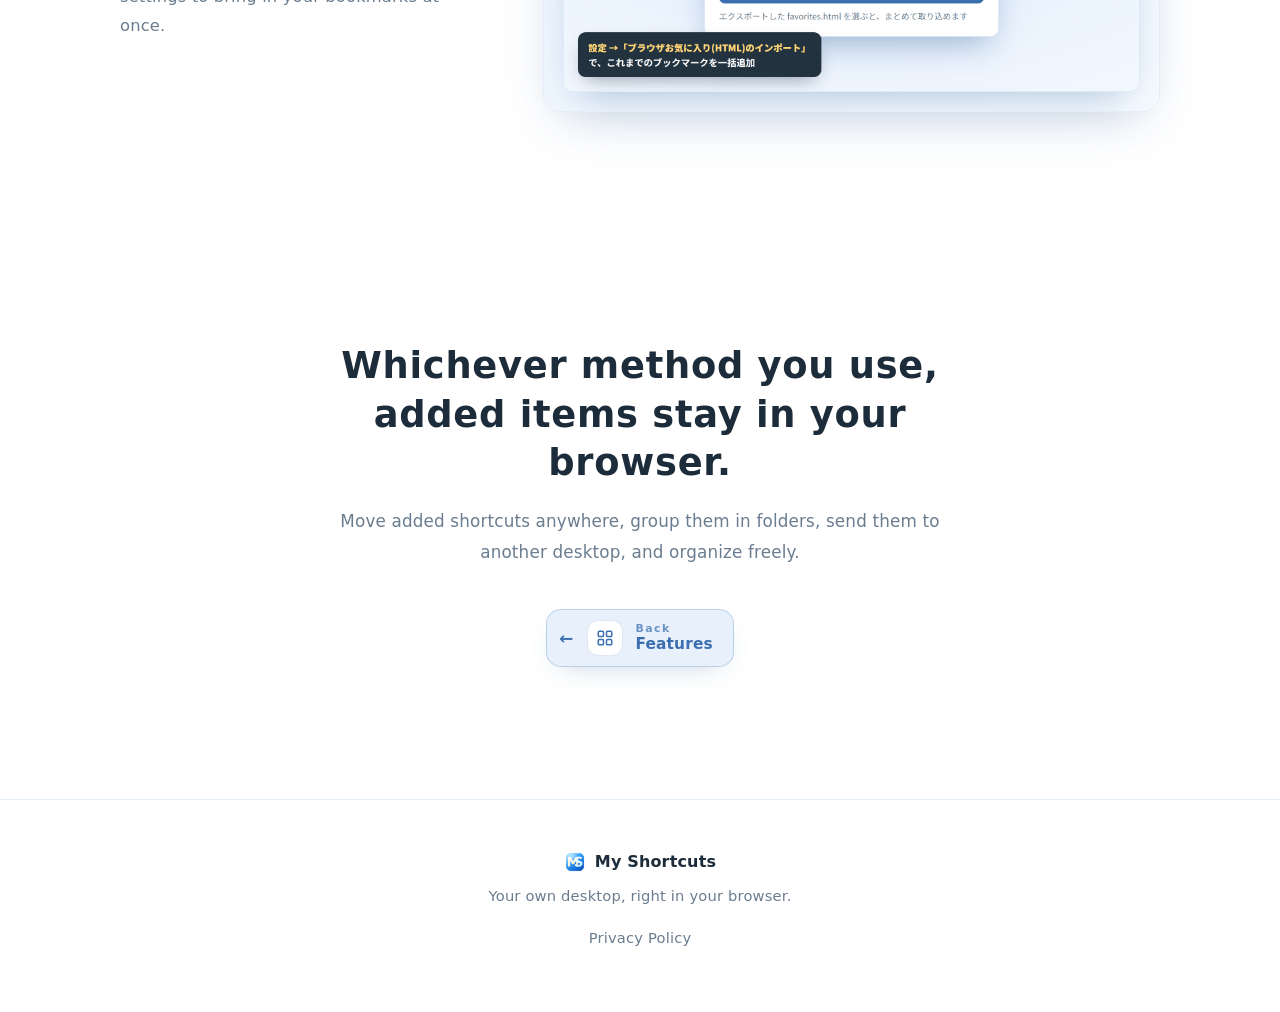
<file: add-shortcuts.html>
<!doctype html>
<html lang="ja">
<head>
<meta charset="utf-8" />
<meta name="viewport" content="width=device-width, initial-scale=1" />
<title>ショートカットの追加方法 — My Shortcuts</title>
<meta name="description" content="開いているタブから、ブラウザの右クリックから、お気に入りバーやリンクのドラッグ＆ドロップ、YouTube・Spotify、お気に入りの一括インポートまで。My Shortcuts へのショートカットの追加方法をまとめました。" />
<link rel="icon" href="assets/logo.png" />
<link rel="stylesheet" href="styles.css" />
</head>
<body>

<header class="nav" id="nav">
  <a class="nav__brand" href="index.html">
    <img src="assets/logo.png" alt="" width="28" height="28" />
    <span>My Shortcuts</span>
  </a>
  <nav class="nav__links">
    <a href="index.html">機能紹介</a>
    <a href="settings-guide.html">設定</a>
    <a href="menus-windows.html">メニュー操作</a>
    <a href="search-calendar.html">検索・カレンダー</a>
    <a href="index.html#howto">始め方</a>
  </nav>
  <a class="nav__cta" href="index.html#get">はじめる</a>
</header>

<main id="top">

  <section class="subhero reveal">
    <span class="tag">ショートカットの追加</span>
    <h1>追加のしかたは、いろいろ。</h1>
    <p class="lede">使う場面に合わせて、いちばんラクな方法で。気づいたものを、その場でサッと。</p>
  </section>

  <section class="howto" id="ways">
    <ol class="howto__steps">

      <li class="howto__step reveal">
        <div class="howto__text">
          <span class="howto__num">1</span>
          <h3>開いているタブから追加</h3>
          <p>デスクトップの何もない所を右クリックし、「開いているタブから追加」へ。いま開いているタブの一覧から選ぶだけで置けます。</p>
        </div>
        <div class="howto__shot"><div class="frame"><img src="assets/add-1.png" alt="アプリのデスクトップを右クリックして開いているタブから追加する" /></div></div>
      </li>

      <li class="howto__step reveal">
        <div class="howto__text">
          <span class="howto__num">2</span>
          <h3>ブラウザの右クリックから送る</h3>
          <p>見ているページやリンクを右クリック →「My Shortcuts」→「デスクトップ N に送る」。アプリを開いていなくても追加できます。</p>
        </div>
        <div class="howto__shot"><div class="frame"><img src="assets/add-2.png" alt="ブラウザの右クリックメニューから My Shortcuts のデスクトップに送る" /></div></div>
      </li>

      <li class="howto__step reveal">
        <div class="howto__text">
          <span class="howto__num">3</span>
          <h3>お気に入りバーからドラッグ</h3>
          <p>ブラウザのお気に入りバーにあるブックマークを、そのままデスクトップへドラッグ＆ドロップ。</p>
        </div>
        <div class="howto__shot"><div class="frame"><img src="assets/add-3.png" alt="お気に入りバーのブックマークをデスクトップにドラッグ＆ドロップ" /></div></div>
      </li>

      <li class="howto__step reveal">
        <div class="howto__text">
          <span class="howto__num">4</span>
          <h3>サイドバー・分割表示でドラッグ</h3>
          <p>サイドバー表示や分割表示のときは、もう一方の画面で見ているリンクを直接ドラッグして追加できます。</p>
        </div>
        <div class="howto__shot"><div class="frame"><img src="assets/add-4.png" alt="分割表示でもう一方の画面からリンクをドラッグして追加" /></div></div>
      </li>

      <li class="howto__step reveal">
        <div class="howto__text">
          <span class="howto__num">5</span>
          <h3>YouTube の動画を送る</h3>
          <p>YouTube の再生画面を右クリックすると「My Shortcuts に送る」が表示されます。動画はアプリ内のプレーヤーで、続きから再生できます。</p>
        </div>
        <div class="howto__shot"><div class="frame"><img src="assets/add-5.png" alt="YouTube の再生画面を右クリックして My Shortcuts に送る" /></div></div>
      </li>

      <li class="howto__step reveal">
        <div class="howto__text">
          <span class="howto__num">6</span>
          <h3>Spotify の曲を送る</h3>
          <p>Spotify で曲・アルバム・プレイリストを右クリック →「My Shortcuts に送る」。アプリ内のプレーヤーで再生できます。</p>
        </div>
        <div class="howto__shot"><div class="frame"><img src="assets/add-6.png" alt="Spotify で曲を右クリックして My Shortcuts に送る" /></div></div>
      </li>

      <li class="howto__step reveal">
        <div class="howto__text">
          <span class="howto__num">7</span>
          <h3>お気に入りをまとめてインポート</h3>
          <p>設定の「ブラウザお気に入り(HTML)のインポート」で、これまでのブックマークを一括で取り込めます。</p>
        </div>
        <div class="howto__shot"><div class="frame"><img src="assets/add-7.png" alt="設定からブラウザのお気に入り(HTML)を一括インポート" /></div></div>
      </li>

    </ol>
  </section>

  <section class="privacy reveal">
    <div class="privacy__inner">
      <h2>どの方法でも、置いたものは手元のブラウザの中。</h2>
      <p>追加したショートカットは、ドラッグで好きな場所へ。フォルダにまとめたり、別の画面へ送ったり、自由に整理できます。</p>
      <p style="margin-top:18px"><a class="pagebtn pagebtn--back" href="index.html#shortcuts">
        <span class="pagebtn__arrow" aria-hidden="true">←</span>
        <span class="pagebtn__ico"><svg width="18" height="18" viewBox="0 0 24 24" fill="none" stroke="currentColor" stroke-width="2" stroke-linecap="round" stroke-linejoin="round"><rect width="7" height="7" x="3" y="3" rx="1.5"/><rect width="7" height="7" x="14" y="3" rx="1.5"/><rect width="7" height="7" x="14" y="14" rx="1.5"/><rect width="7" height="7" x="3" y="14" rx="1.5"/></svg></span>
        <span class="pagebtn__label"><span class="pagebtn__eyebrow">もどる</span><span class="pagebtn__main">機能紹介</span></span>
      </a></p>
    </div>
  </section>

</main>

<footer class="foot">
  <div class="foot__brand">
    <img src="assets/logo.png" alt="" width="22" height="22" />
    <span>My Shortcuts</span>
  </div>
  <p>ブラウザに、自分だけのデスクトップを。</p>
  <p class="foot__legal"><a href="privacy-policy.html">プライバシーポリシー</a></p>
</footer>

<script src="script.js"></script>
</body>
</html>
</file>
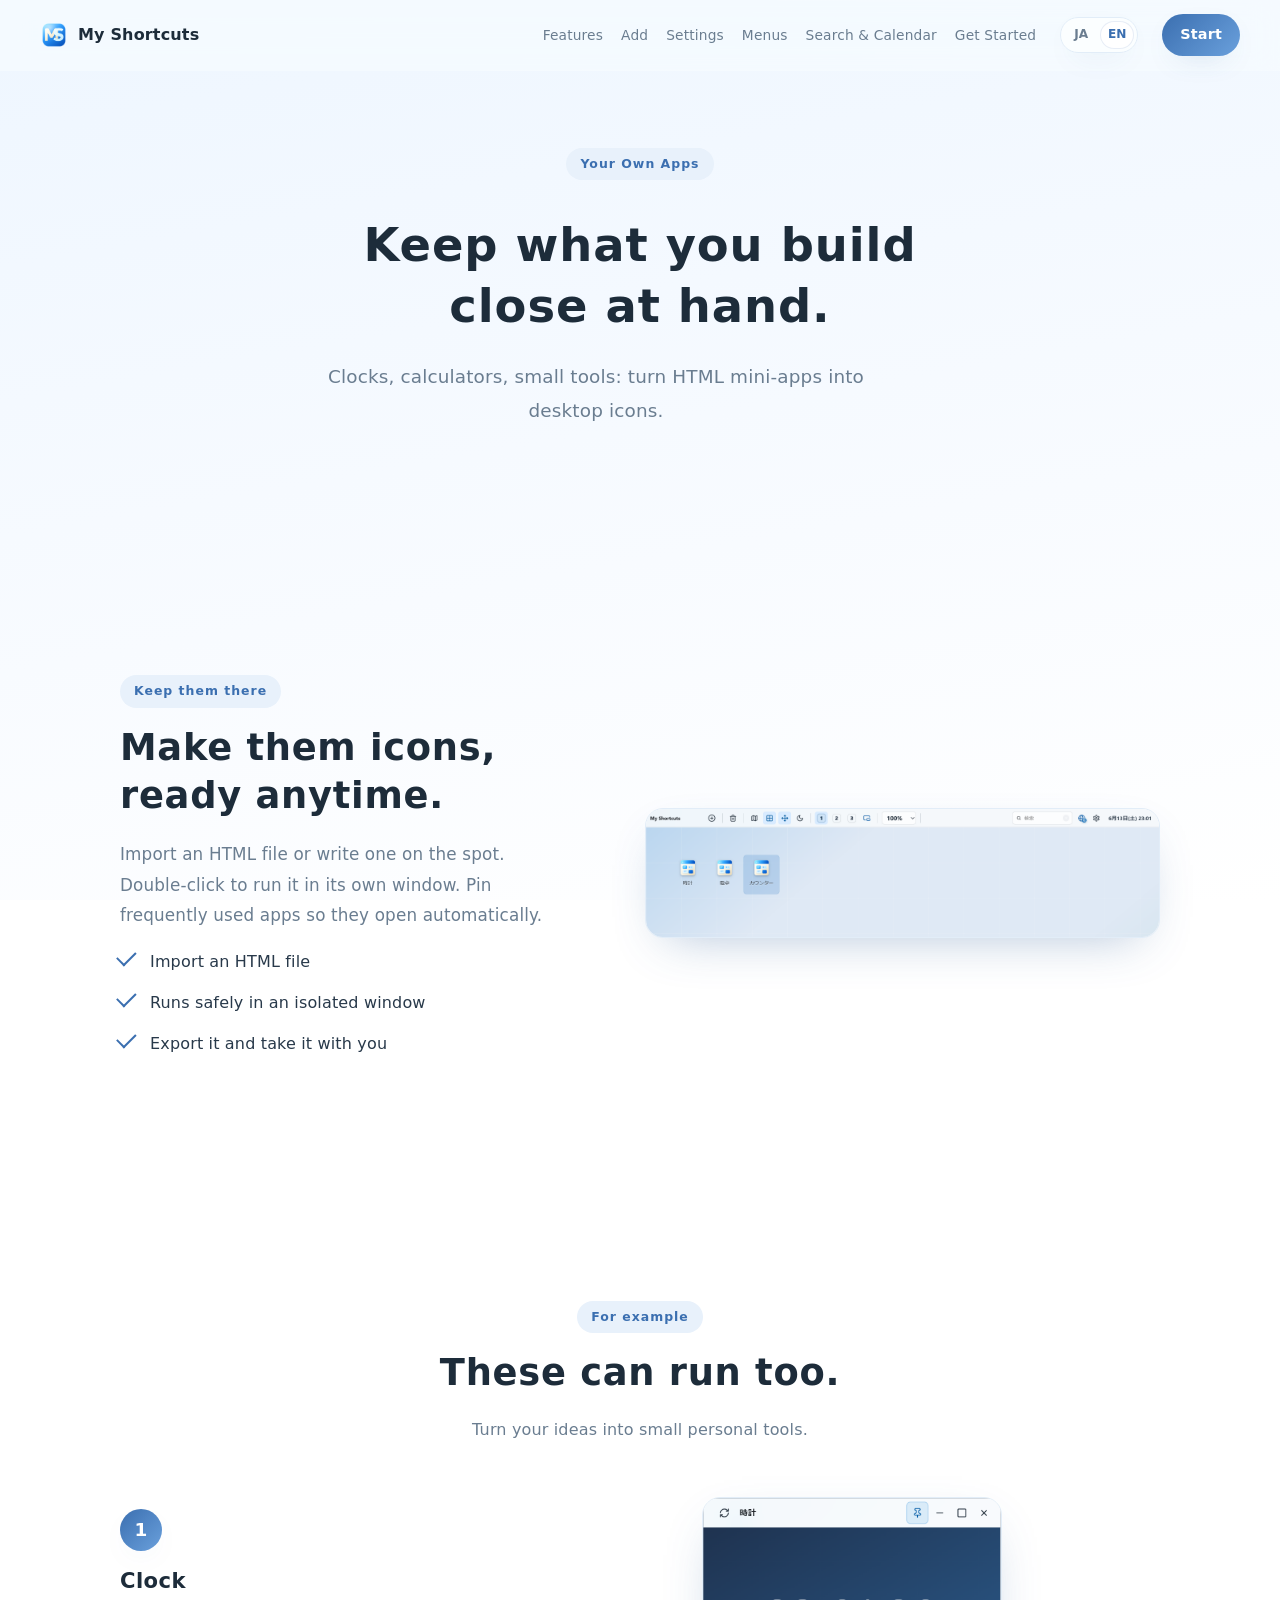
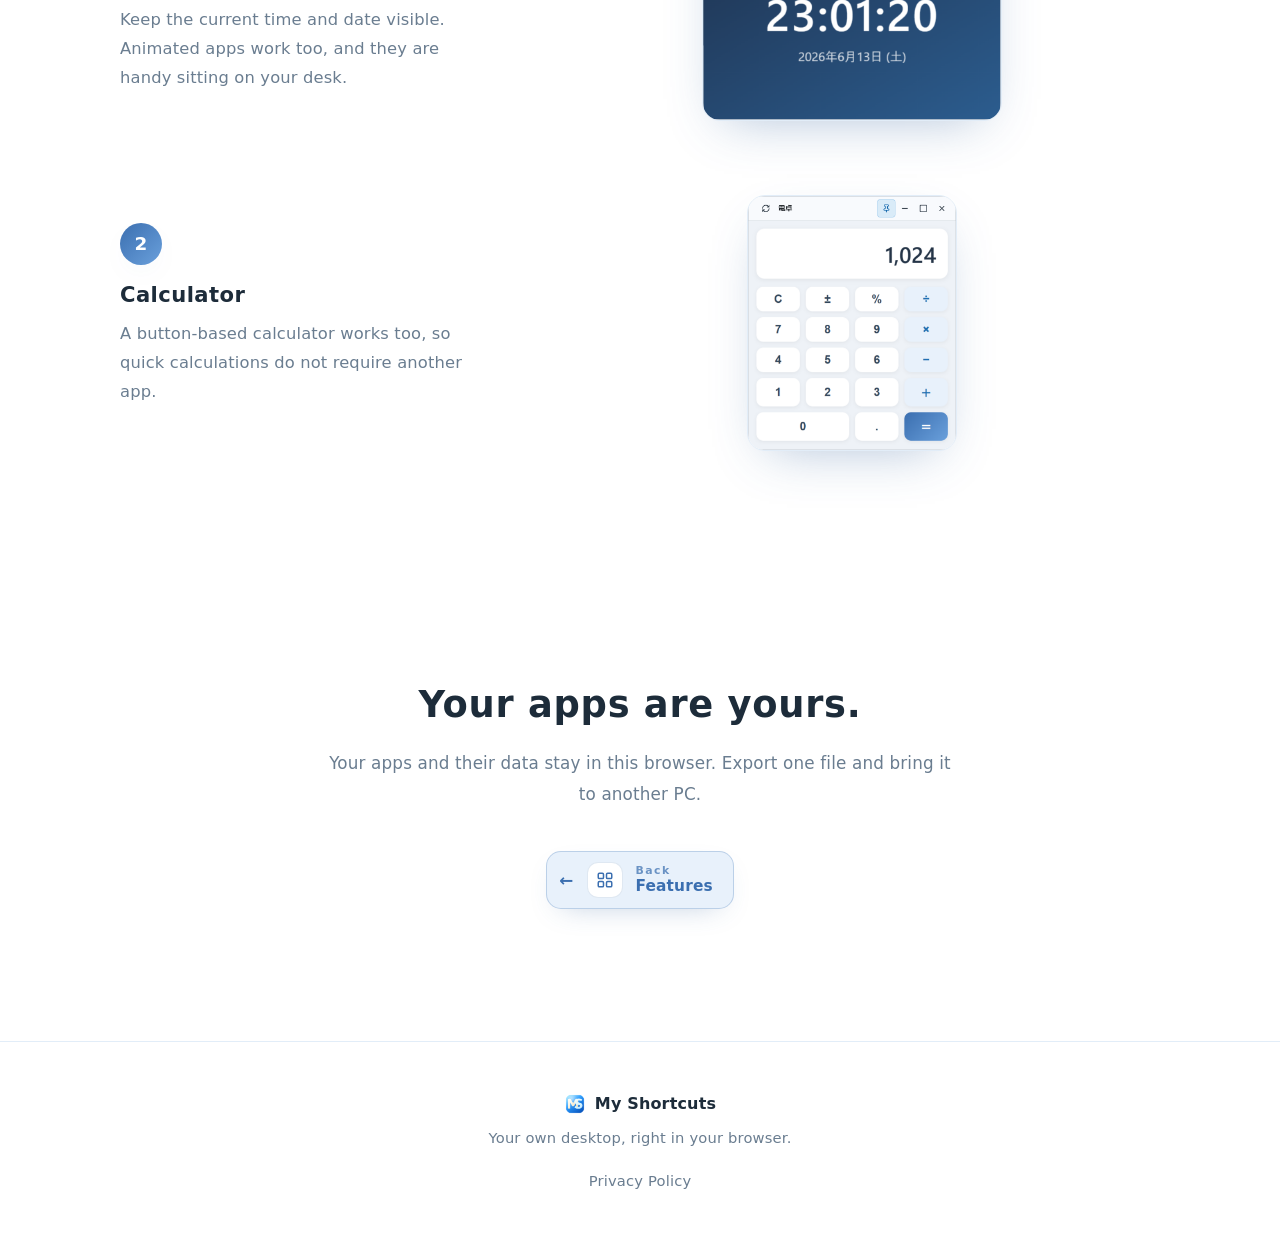
<file: apps.html>
<!doctype html>
<html lang="ja">
<head>
<meta charset="utf-8" />
<meta name="viewport" content="width=device-width, initial-scale=1" />
<title>自分のアプリ — My Shortcuts</title>
<meta name="description" content="HTML で書いた小さなアプリを、そのままデスクトップのアイコンに。ダブルクリックで独立したウィンドウですぐ動き、書き出して持ち運ぶこともできます。My Shortcuts の自作アプリ機能を紹介します。" />
<link rel="icon" href="assets/logo.png" />
<link rel="stylesheet" href="styles.css" />
</head>
<body>

<header class="nav" id="nav">
  <a class="nav__brand" href="index.html">
    <img src="assets/logo.png" alt="" width="28" height="28" />
    <span>My Shortcuts</span>
  </a>
  <nav class="nav__links">
    <a href="index.html">機能紹介</a>
    <a href="add-shortcuts.html">追加方法</a>
    <a href="settings-guide.html">設定</a>
    <a href="menus-windows.html">メニュー操作</a>
    <a href="search-calendar.html">検索・カレンダー</a>
    <a href="index.html#howto">始め方</a>
  </nav>
  <a class="nav__cta" href="index.html#get">はじめる</a>
</header>

<main id="top">

  <section class="subhero reveal">
    <span class="tag">自分のアプリ</span>
    <h1>つくったものを、置いておける。</h1>
    <p class="lede">時計、電卓、ちょっとしたツール。HTML で書いた小さなアプリを、デスクトップのアイコンに。</p>
  </section>

  <section class="feature" id="place">
    <div class="feature__text reveal">
      <span class="tag">置いておく</span>
      <h2>アイコンにして、いつでも。</h2>
      <p>HTML ファイルを読み込むか、その場で書くだけ。あとはダブルクリックで、独立したウィンドウですぐに動きます。よく使うものはピン留めしておけば、開くたびに自動で表示。</p>
      <ul class="ticks">
        <li>HTML ファイルを読み込むだけ</li>
        <li>独立したウィンドウで安全に動く</li>
        <li>書き出して、持ち運びもできる</li>
      </ul>
    </div>
    <div class="feature__media reveal">
      <div class="frame"><img src="assets/app-desk.png" alt="デスクトップに並んだ自作アプリのアイコン（時計・電卓・カウンター）" /></div>
    </div>
  </section>

  <section class="howto" id="examples">
    <div class="howto__head reveal">
      <span class="tag">たとえば</span>
      <h2>こんなものも、動きます。</h2>
      <p>アイデアしだいで、自分だけの小さな道具を。</p>
    </div>

    <ol class="howto__steps">

      <li class="howto__step reveal">
        <div class="howto__text">
          <span class="howto__num">1</span>
          <h3>時計</h3>
          <p>いまの時刻と日付をいつも表示。動きのあるものも、ちゃんと動きます。デスクの上に置いておくだけで便利。</p>
        </div>
        <div class="howto__shot"><div class="frame frame--snug"><img src="assets/app-clock.png" alt="自作の時計アプリがウィンドウで動いている様子" /></div></div>
      </li>

      <li class="howto__step reveal">
        <div class="howto__text">
          <span class="howto__num">2</span>
          <h3>電卓</h3>
          <p>ボタンの並ぶ電卓のような道具も。ちょっとした計算に、わざわざ別のアプリを開かなくても。</p>
        </div>
        <div class="howto__shot"><div class="frame frame--mini"><img src="assets/app-calc.png" alt="自作の電卓アプリがウィンドウで動いている様子" /></div></div>
      </li>

    </ol>
  </section>

  <section class="privacy reveal">
    <div class="privacy__inner">
      <h2>あなたのアプリは、あなたのもの。</h2>
      <p>作ったアプリも、その中のデータも、このブラウザの中だけ。1 つのファイルに書き出して、別の PC へ持っていくこともできます。</p>
      <p style="margin-top:18px"><a class="pagebtn pagebtn--back" href="index.html#apps">
        <span class="pagebtn__arrow" aria-hidden="true">←</span>
        <span class="pagebtn__ico"><svg width="18" height="18" viewBox="0 0 24 24" fill="none" stroke="currentColor" stroke-width="2" stroke-linecap="round" stroke-linejoin="round"><rect width="7" height="7" x="3" y="3" rx="1.5"/><rect width="7" height="7" x="14" y="3" rx="1.5"/><rect width="7" height="7" x="14" y="14" rx="1.5"/><rect width="7" height="7" x="3" y="14" rx="1.5"/></svg></span>
        <span class="pagebtn__label"><span class="pagebtn__eyebrow">もどる</span><span class="pagebtn__main">機能紹介</span></span>
      </a></p>
    </div>
  </section>

</main>

<footer class="foot">
  <div class="foot__brand">
    <img src="assets/logo.png" alt="" width="22" height="22" />
    <span>My Shortcuts</span>
  </div>
  <p>ブラウザに、自分だけのデスクトップを。</p>
  <p class="foot__legal"><a href="privacy-policy.html">プライバシーポリシー</a></p>
</footer>

<script src="script.js"></script>
</body>
</html>
</file>
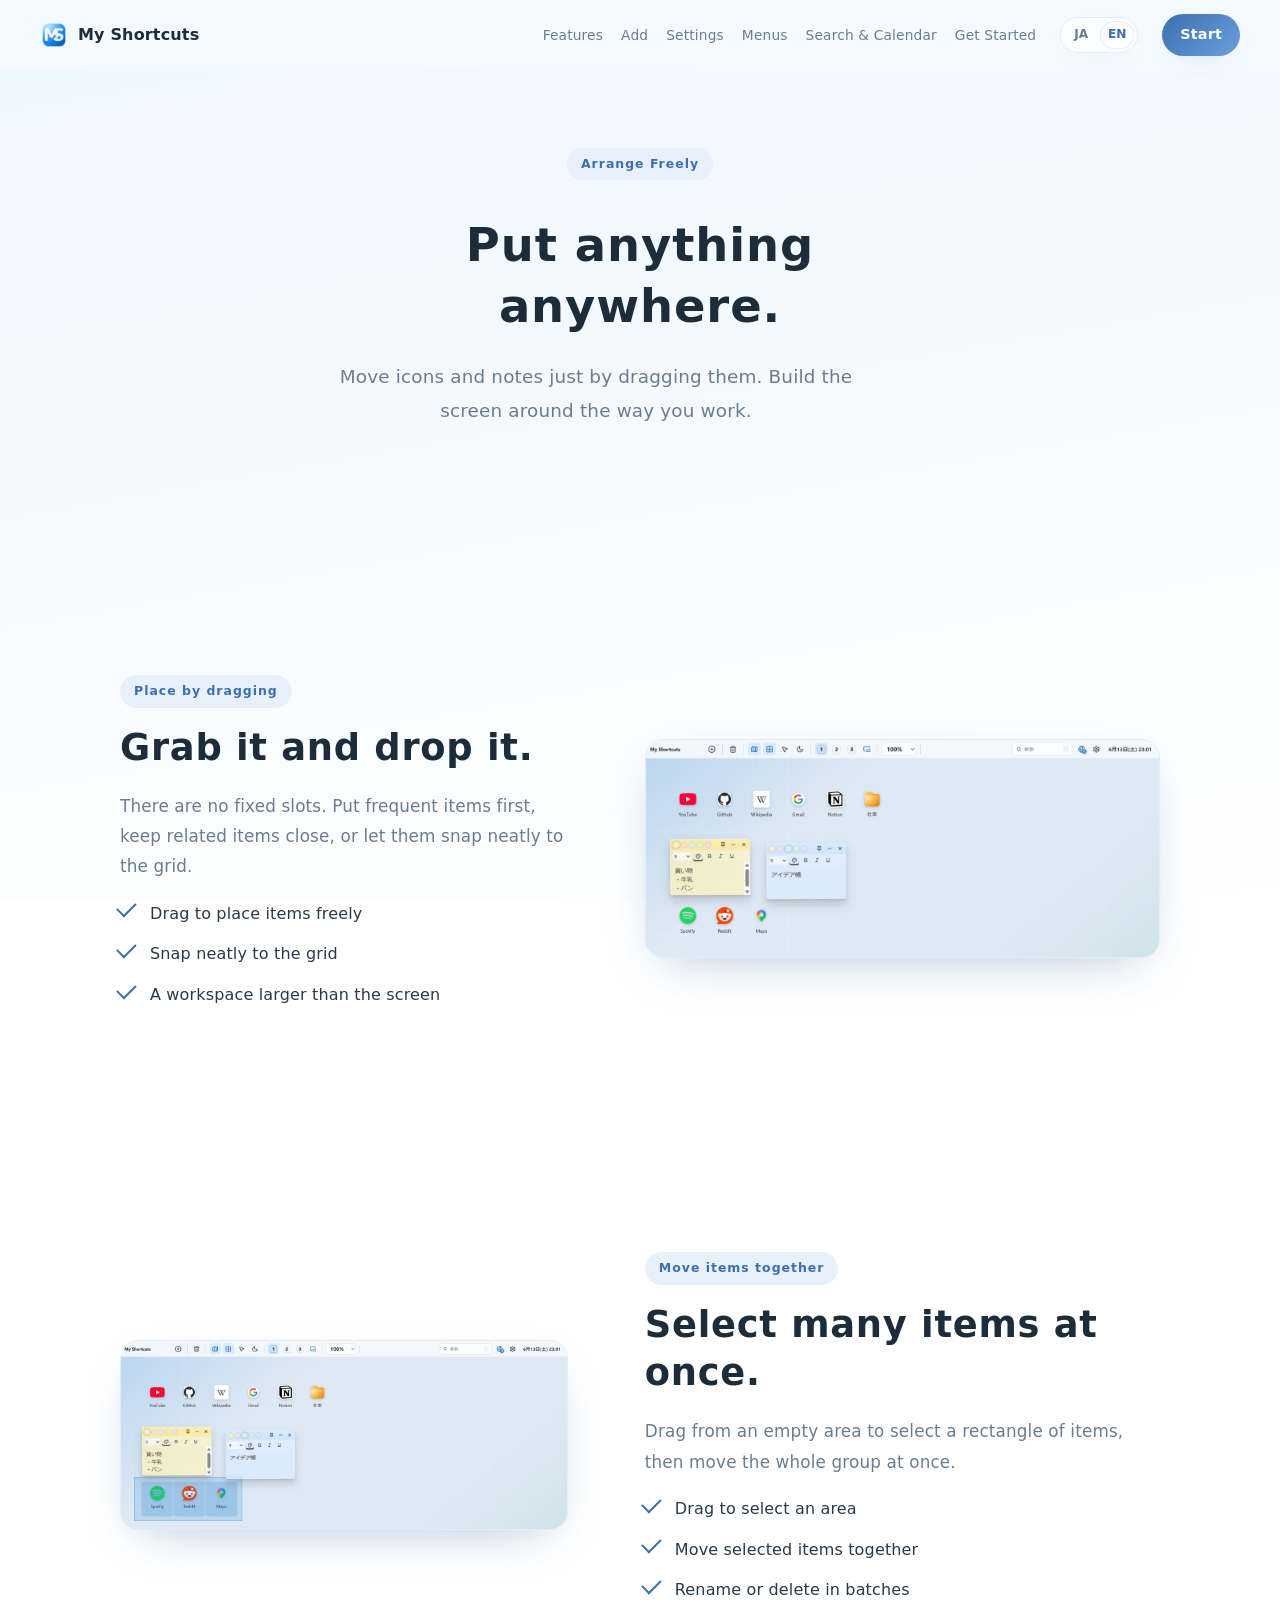
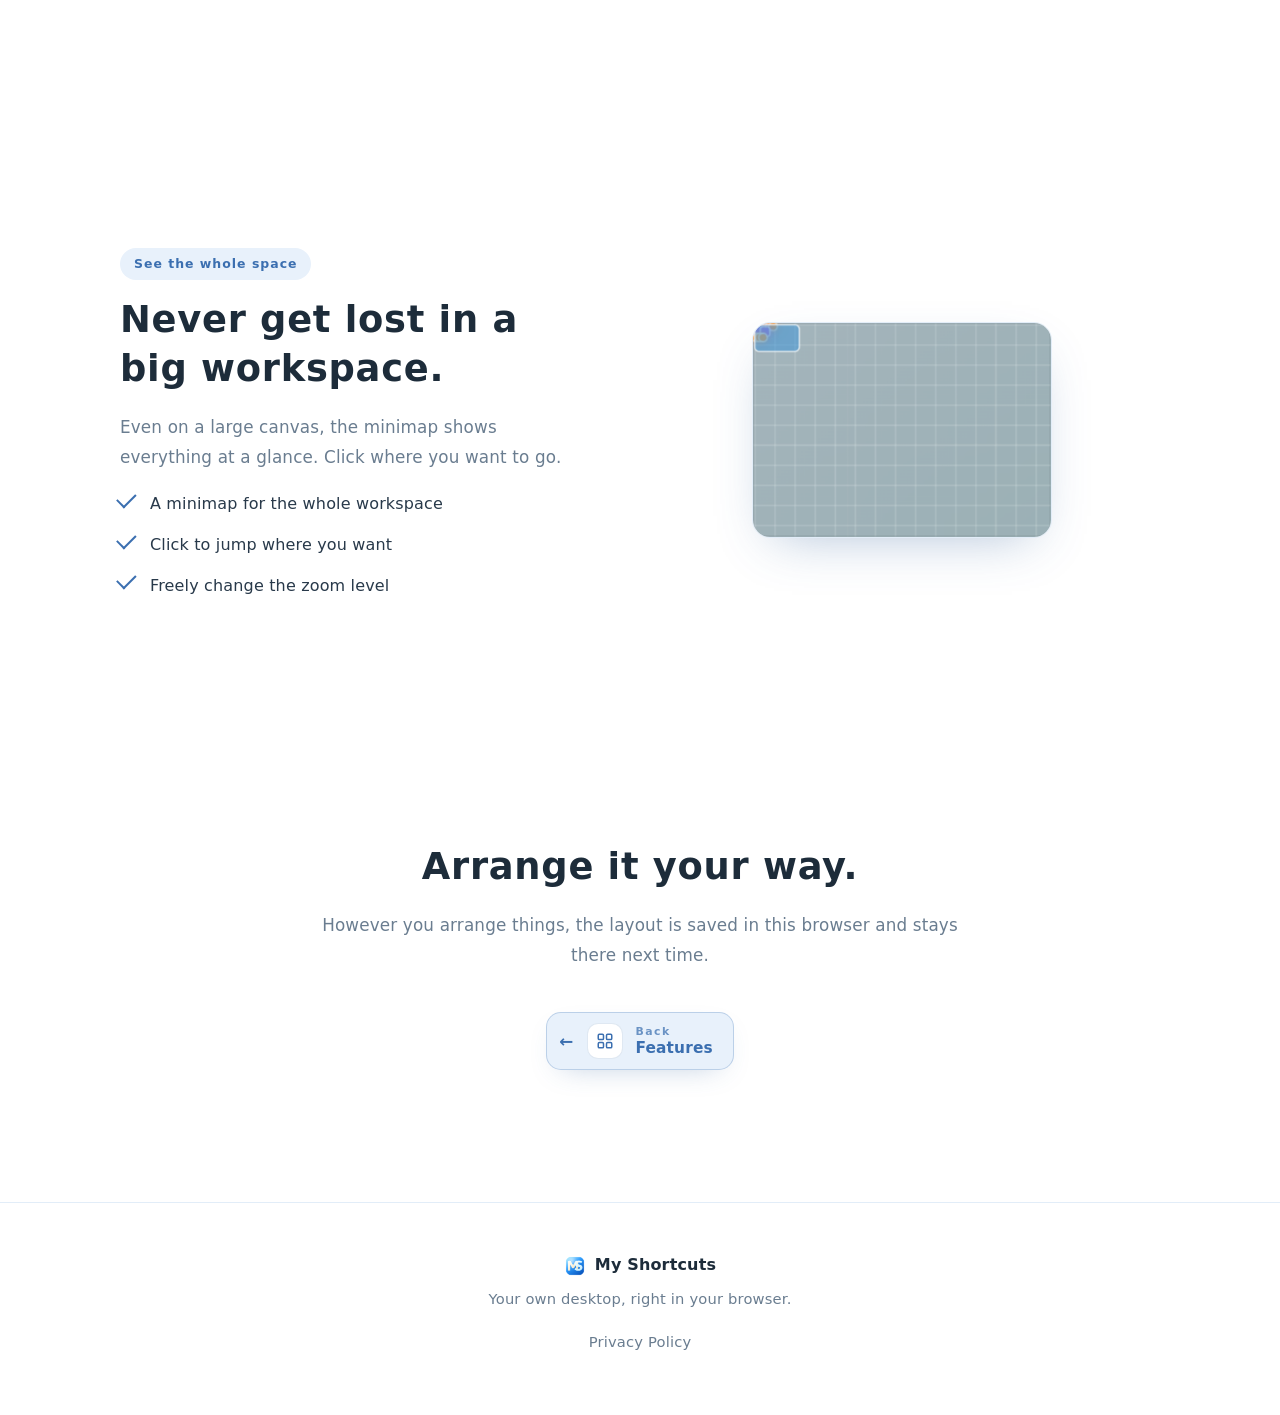
<file: arrange.html>
<!doctype html>
<html lang="ja">
<head>
<meta charset="utf-8" />
<meta name="viewport" content="width=device-width, initial-scale=1" />
<title>自由に置く — My Shortcuts</title>
<meta name="description" content="アイコンも付箋も、ドラッグで好きな場所へ。まとめて選んで一括で移動、マス目にきれいに整列、広い画面を見渡せるミニマップ。My Shortcuts の自由な配置を紹介します。" />
<link rel="icon" href="assets/logo.png" />
<link rel="stylesheet" href="styles.css" />
</head>
<body>

<header class="nav" id="nav">
  <a class="nav__brand" href="index.html">
    <img src="assets/logo.png" alt="" width="28" height="28" />
    <span>My Shortcuts</span>
  </a>
  <nav class="nav__links">
    <a href="index.html">機能紹介</a>
    <a href="add-shortcuts.html">追加方法</a>
    <a href="settings-guide.html">設定</a>
    <a href="menus-windows.html">メニュー操作</a>
    <a href="search-calendar.html">検索・カレンダー</a>
    <a href="index.html#howto">始め方</a>
  </nav>
  <a class="nav__cta" href="index.html#get">はじめる</a>
</header>

<main id="top">

  <section class="subhero reveal">
    <span class="tag">自由に置く</span>
    <h1>好きな場所に、好きなだけ。</h1>
    <p class="lede">アイコンも付箋も、つかんで動かすだけ。自分の使いやすいように、画面を組み立てられます。</p>
  </section>

  <section class="feature" id="place">
    <div class="feature__text reveal">
      <span class="tag">ドラッグで配置</span>
      <h2>つかんで、置くだけ。</h2>
      <p>並べる場所に決まりはありません。よく使う順に並べたり、近いものを寄せたり。きれいに揃えたいときは、そっとマス目に吸い付きます。</p>
      <ul class="ticks">
        <li>ドラッグして自由に配置</li>
        <li>マス目にすっと整列（グリッド吸着）</li>
        <li>はみ出すほど広い作業スペース</li>
      </ul>
    </div>
    <div class="feature__media reveal">
      <div class="frame"><img src="assets/arr-free.png" alt="アイコンや付箋、フォルダが自由に並んだデスクトップ" /></div>
    </div>
  </section>

  <section class="feature feature--rev" id="select">
    <div class="feature__text reveal">
      <span class="tag">まとめて動かす</span>
      <h2>いくつもまとめて、いっぺんに。</h2>
      <p>何もない所からドラッグすると、四角い範囲でまとめて選択。そのまま動かせば、グループごとすっと移動できます。模様替えも一気に。</p>
      <ul class="ticks">
        <li>ドラッグで範囲を選択</li>
        <li>選んだものを一括で移動</li>
        <li>名前を変える・削除もまとめて</li>
      </ul>
    </div>
    <div class="feature__media reveal">
      <div class="frame"><img src="assets/arr-select.png" alt="範囲をドラッグして複数のアイコンをまとめて選択している様子" /></div>
    </div>
  </section>

  <section class="feature" id="minimap">
    <div class="feature__text reveal">
      <span class="tag">見渡す</span>
      <h2>広くても、迷子にならない。</h2>
      <p>画面いっぱいに広げても、右下のミニマップで全体をひと目で。見たいあたりをクリックすれば、すっとそこへ移動します。</p>
      <ul class="ticks">
        <li>全体を小さく表示するミニマップ</li>
        <li>クリックで見たい場所へジャンプ</li>
        <li>表示倍率も自由に変えられる</li>
      </ul>
    </div>
    <div class="feature__media reveal">
      <div class="frame frame--snug"><img src="assets/arr-minimap.png" alt="画面右下のミニマップ。置いたものの位置と表示範囲がわかる" /></div>
    </div>
  </section>

  <section class="privacy reveal">
    <div class="privacy__inner">
      <h2>並べ方は、あなたしだい。</h2>
      <p>どんなふうに並べても、その配置はこのブラウザの中に保存されます。次に開いても、そのまま。</p>
      <p style="margin-top:18px"><a class="pagebtn pagebtn--back" href="index.html#arrange">
        <span class="pagebtn__arrow" aria-hidden="true">←</span>
        <span class="pagebtn__ico"><svg width="18" height="18" viewBox="0 0 24 24" fill="none" stroke="currentColor" stroke-width="2" stroke-linecap="round" stroke-linejoin="round"><rect width="7" height="7" x="3" y="3" rx="1.5"/><rect width="7" height="7" x="14" y="3" rx="1.5"/><rect width="7" height="7" x="14" y="14" rx="1.5"/><rect width="7" height="7" x="3" y="14" rx="1.5"/></svg></span>
        <span class="pagebtn__label"><span class="pagebtn__eyebrow">もどる</span><span class="pagebtn__main">機能紹介</span></span>
      </a></p>
    </div>
  </section>

</main>

<footer class="foot">
  <div class="foot__brand">
    <img src="assets/logo.png" alt="" width="22" height="22" />
    <span>My Shortcuts</span>
  </div>
  <p>ブラウザに、自分だけのデスクトップを。</p>
  <p class="foot__legal"><a href="privacy-policy.html">プライバシーポリシー</a></p>
</footer>

<script src="script.js"></script>
</body>
</html>
</file>
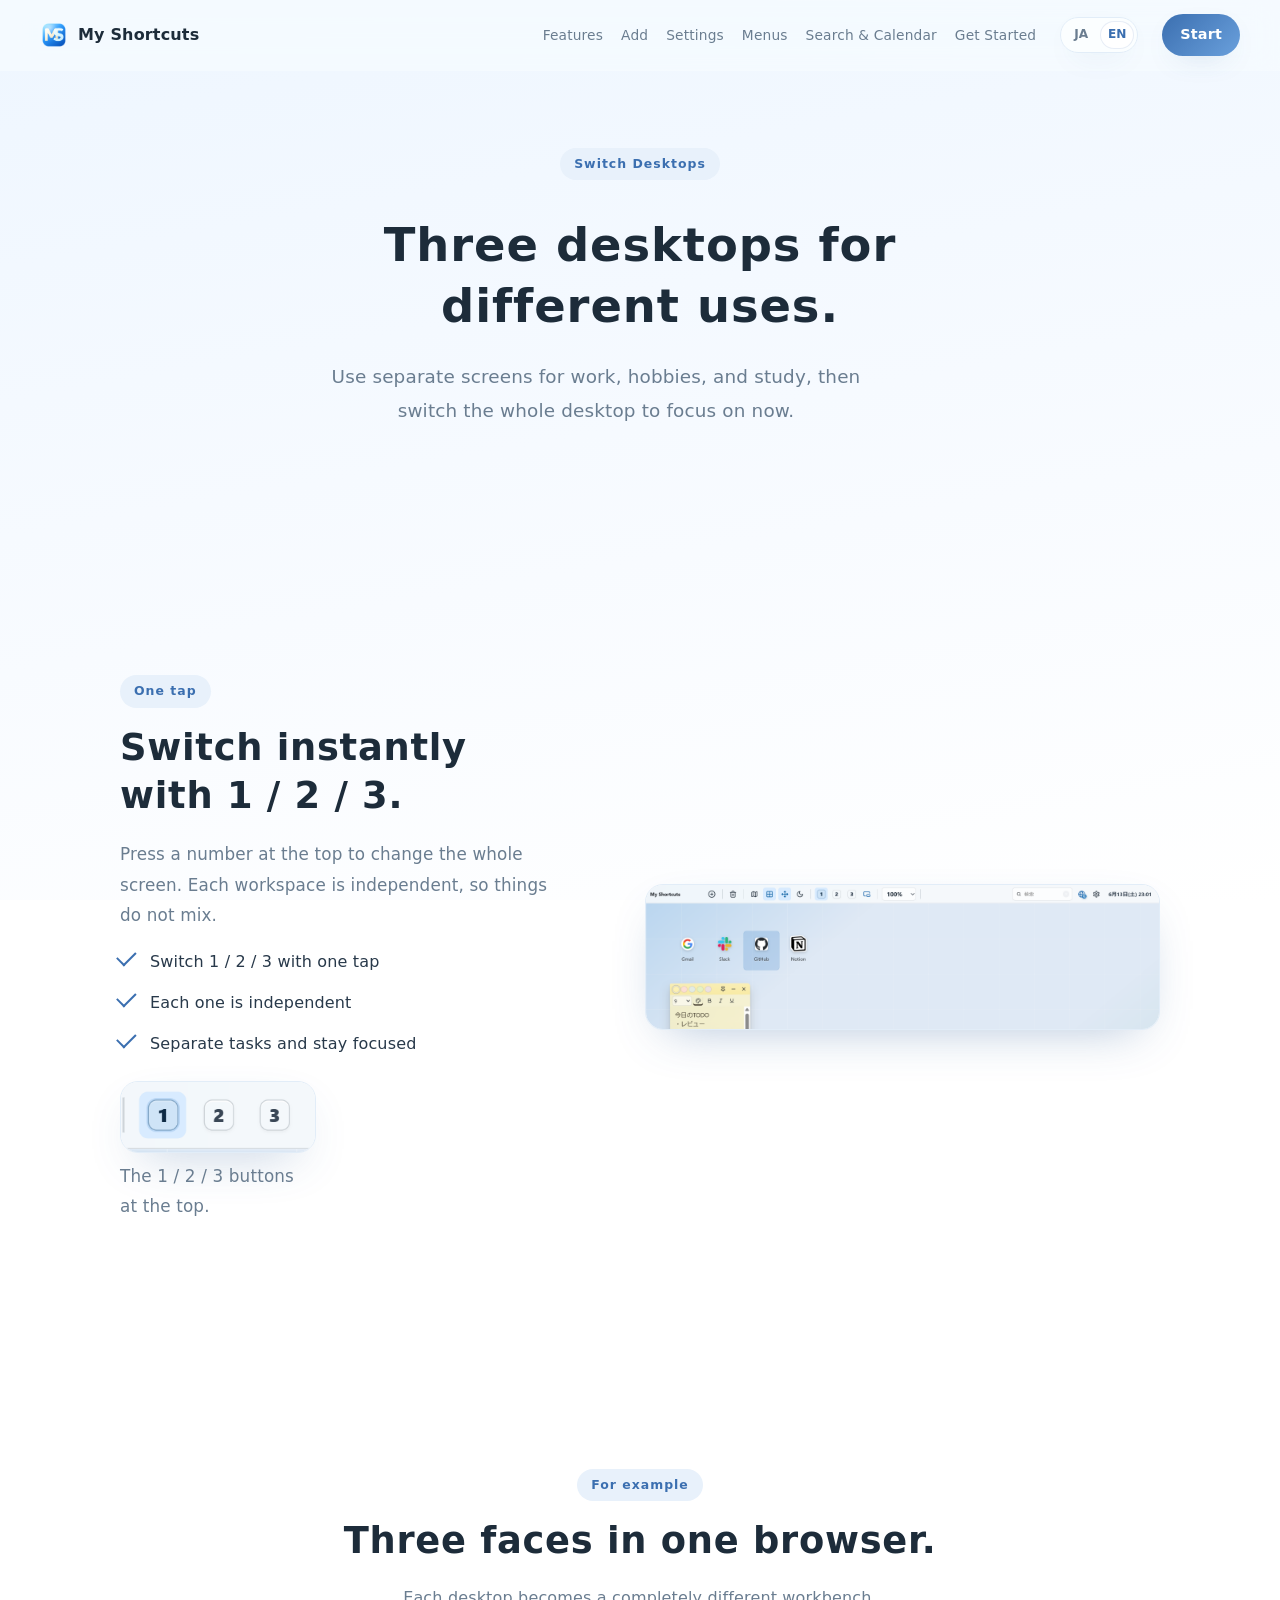
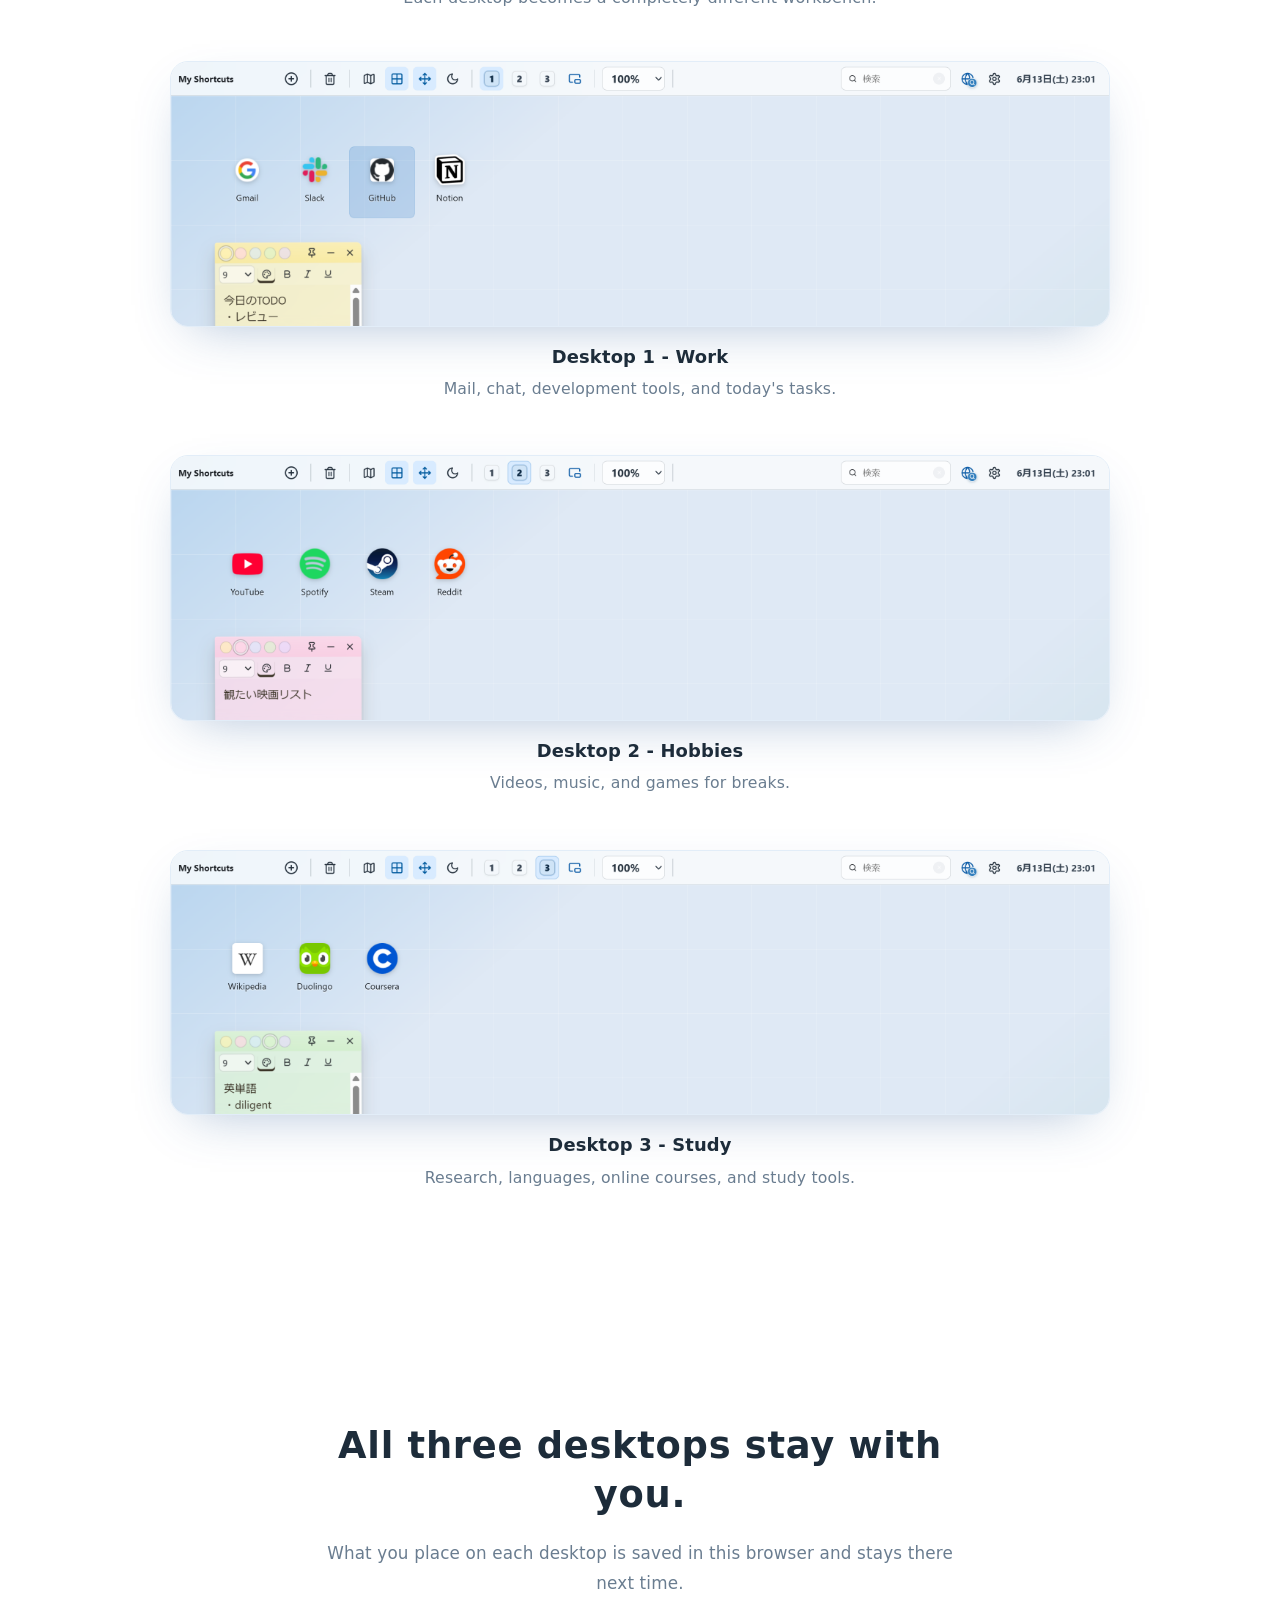
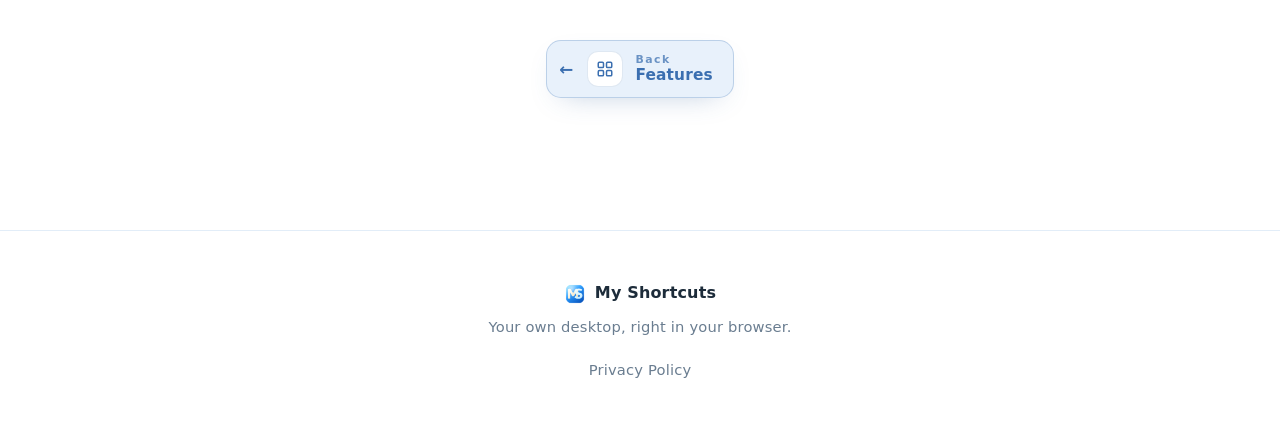
<file: desktops.html>
<!doctype html>
<html lang="ja">
<head>
<meta charset="utf-8" />
<meta name="viewport" content="width=device-width, initial-scale=1" />
<title>切り替える — My Shortcuts</title>
<meta name="description" content="仕事用、趣味用、学習用。3つの画面をワンタップで切り替えて、いまやることだけに集中。それぞれが独立した作業スペースです。My Shortcuts のデスクトップ切り替えを紹介します。" />
<link rel="icon" href="assets/logo.png" />
<link rel="stylesheet" href="styles.css" />
</head>
<body>

<header class="nav" id="nav">
  <a class="nav__brand" href="index.html">
    <img src="assets/logo.png" alt="" width="28" height="28" />
    <span>My Shortcuts</span>
  </a>
  <nav class="nav__links">
    <a href="index.html">機能紹介</a>
    <a href="add-shortcuts.html">追加方法</a>
    <a href="settings-guide.html">設定</a>
    <a href="menus-windows.html">メニュー操作</a>
    <a href="search-calendar.html">検索・カレンダー</a>
    <a href="index.html#howto">始め方</a>
  </nav>
  <a class="nav__cta" href="index.html#get">はじめる</a>
</header>

<main id="top">

  <section class="subhero reveal">
    <span class="tag">切り替える</span>
    <h1>3つの画面を、用途で使い分け。</h1>
    <p class="lede">仕事用、趣味用、学習用。画面をまるごと切り替えて、いまやることだけに集中。</p>
  </section>

  <section class="feature" id="switch">
    <div class="feature__text reveal">
      <span class="tag">ワンタップ</span>
      <h2>1 / 2 / 3 で、ぱっと切り替え。</h2>
      <p>上部の番号を押すだけで、画面ごと入れ替わります。それぞれが独立した作業スペースなので、内容が混ざることはありません。頭の中まで、すっきり。</p>
      <ul class="ticks">
        <li>1 / 2 / 3 をワンタップで切り替え</li>
        <li>それぞれが独立したスペース</li>
        <li>用途ごとに分けて、集中できる</li>
      </ul>
      <div class="trigshot">
        <div class="frame frame--mini"><img src="assets/desk-switch.png" alt="上部の 1 / 2 / 3 のデスクトップ切り替えボタン" /></div>
        <p class="shotcap">上部の 1 / 2 / 3 ボタン。</p>
      </div>
    </div>
    <div class="feature__media reveal">
      <div class="frame"><img src="assets/desk-1.png" alt="画面1（仕事用）のデスクトップ" /></div>
    </div>
  </section>

  <section id="screens">
    <div class="deskhead reveal">
      <span class="tag">たとえば、こんなふうに</span>
      <h2>3つの顔を、ひとつのブラウザに。</h2>
      <p>同じ並べ方でも、画面ごとにまったく別の作業台になります。</p>
    </div>

    <figure class="deskshot reveal">
      <div class="frame"><img src="assets/desk-1.png" alt="画面1。Gmail や Slack、GitHub、今日のTODOの付箋が並ぶ仕事用のデスクトップ" /></div>
      <figcaption><strong>画面 1 ・ 仕事</strong>メールやチャット、開発ツールと、今日のやることを。</figcaption>
    </figure>

    <figure class="deskshot reveal">
      <div class="frame"><img src="assets/desk-2.png" alt="画面2。YouTube や Spotify、Steam、観たい映画リストの付箋が並ぶ趣味用のデスクトップ" /></div>
      <figcaption><strong>画面 2 ・ 趣味</strong>動画や音楽、ゲーム。息抜きのものは、こちらにまとめて。</figcaption>
    </figure>

    <figure class="deskshot reveal">
      <div class="frame"><img src="assets/desk-3.png" alt="画面3。Wikipedia や Duolingo、Coursera、英単語の付箋が並ぶ学習用のデスクトップ" /></div>
      <figcaption><strong>画面 3 ・ 学習</strong>調べもの、語学、オンライン講座。学ぶときの道具を。</figcaption>
    </figure>
  </section>

  <section class="privacy reveal">
    <div class="privacy__inner">
      <h2>3つの画面も、ぜんぶ手元に。</h2>
      <p>どの画面に何を置いたかも、このブラウザの中に保存されます。次に開いても、そのまま。</p>
      <p style="margin-top:18px"><a class="pagebtn pagebtn--back" href="index.html#desktops">
        <span class="pagebtn__arrow" aria-hidden="true">←</span>
        <span class="pagebtn__ico"><svg width="18" height="18" viewBox="0 0 24 24" fill="none" stroke="currentColor" stroke-width="2" stroke-linecap="round" stroke-linejoin="round"><rect width="7" height="7" x="3" y="3" rx="1.5"/><rect width="7" height="7" x="14" y="3" rx="1.5"/><rect width="7" height="7" x="14" y="14" rx="1.5"/><rect width="7" height="7" x="3" y="14" rx="1.5"/></svg></span>
        <span class="pagebtn__label"><span class="pagebtn__eyebrow">もどる</span><span class="pagebtn__main">機能紹介</span></span>
      </a></p>
    </div>
  </section>

</main>

<footer class="foot">
  <div class="foot__brand">
    <img src="assets/logo.png" alt="" width="22" height="22" />
    <span>My Shortcuts</span>
  </div>
  <p>ブラウザに、自分だけのデスクトップを。</p>
  <p class="foot__legal"><a href="privacy-policy.html">プライバシーポリシー</a></p>
</footer>

<script src="script.js"></script>
</body>
</html>
</file>
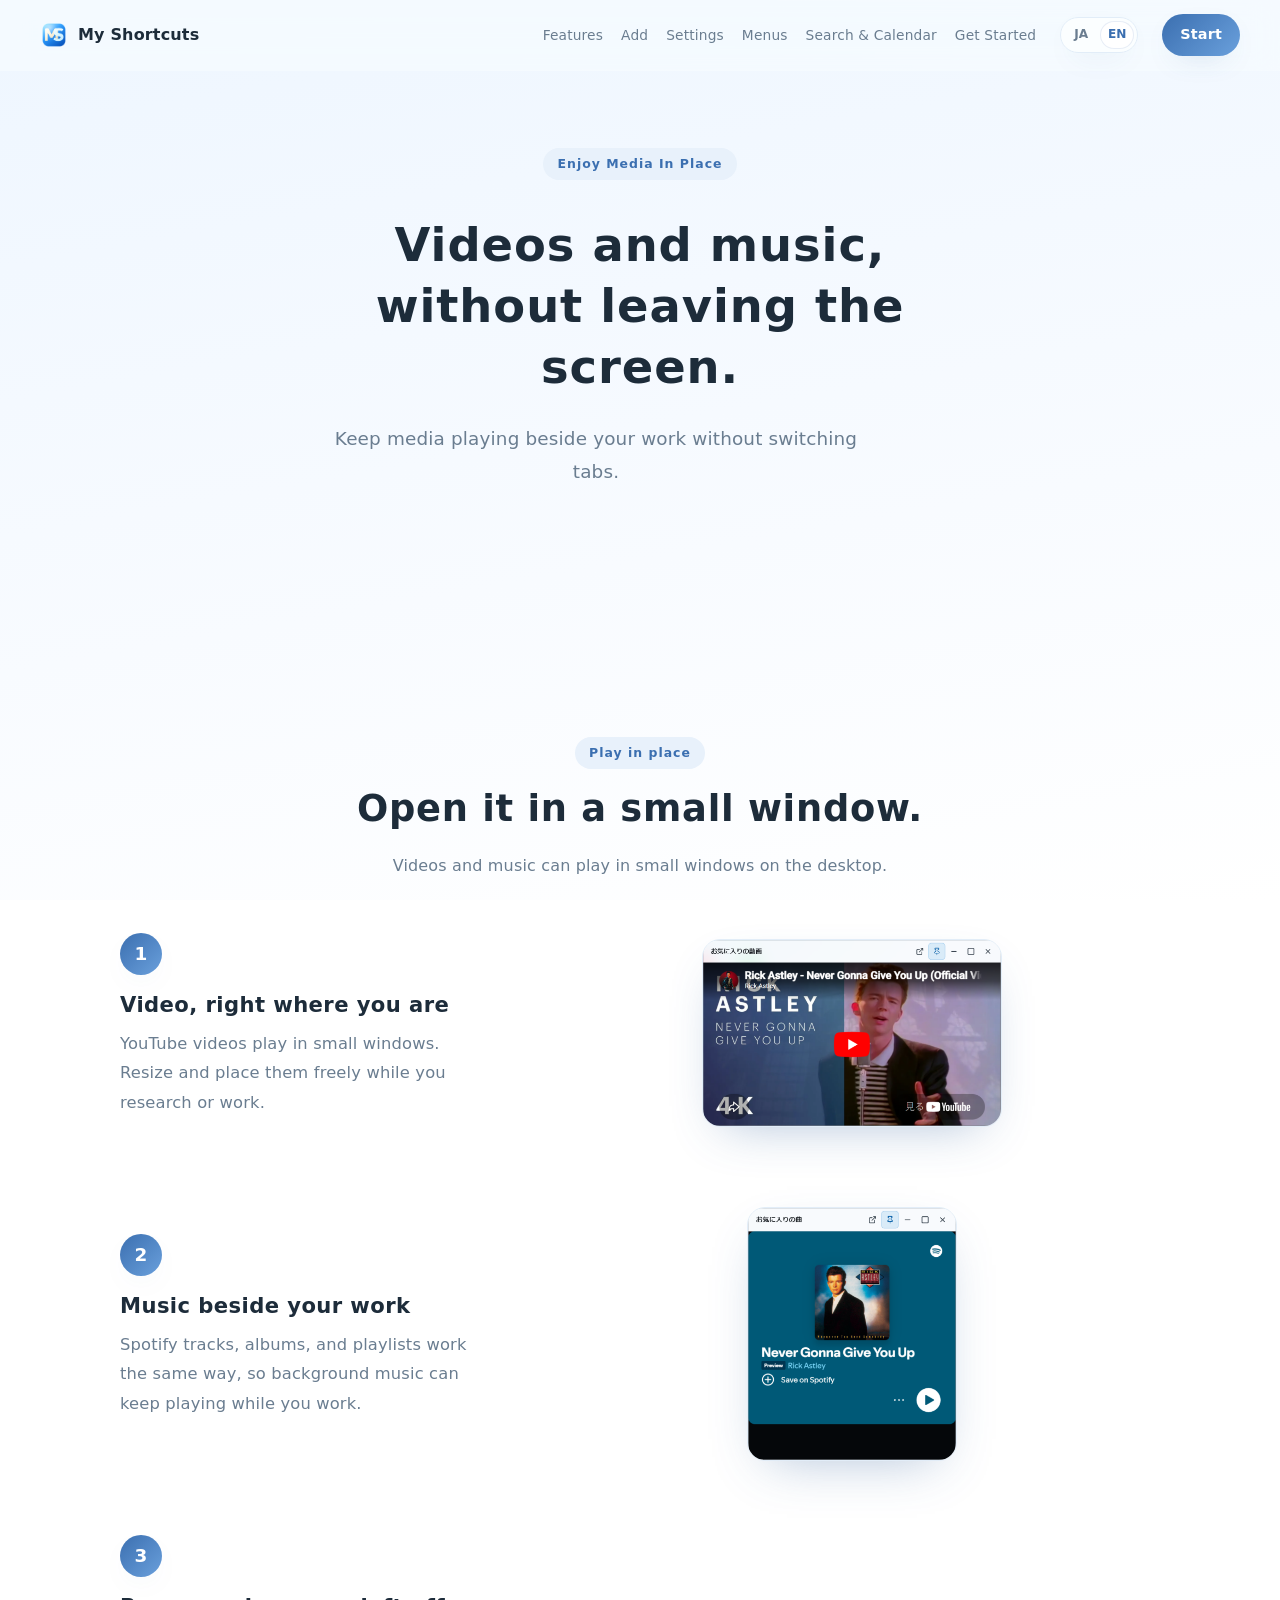
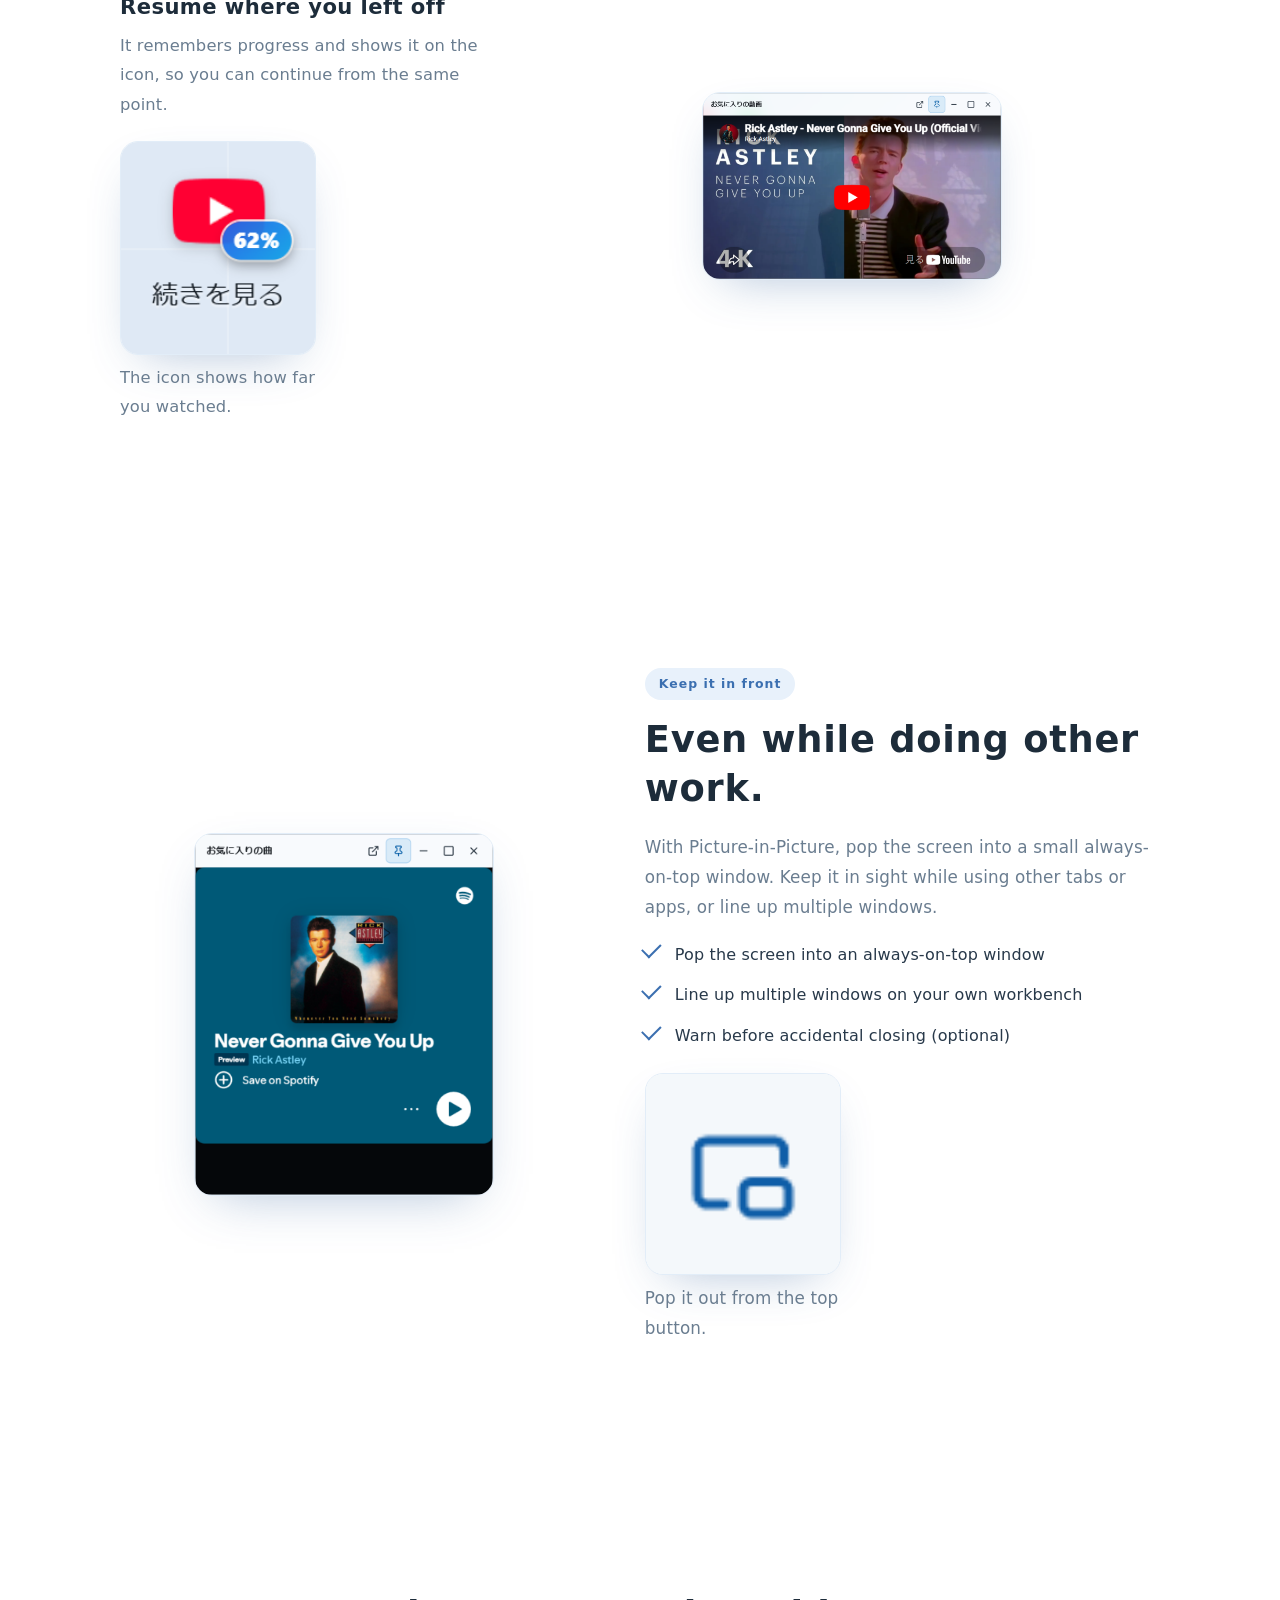
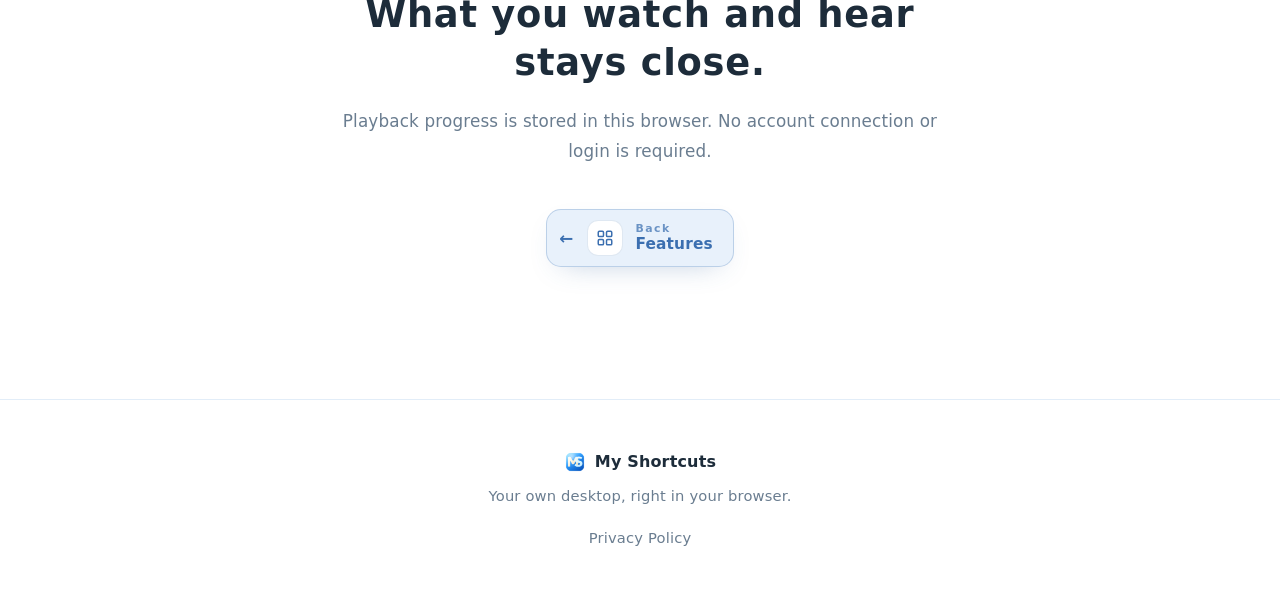
<file: media.html>
<!doctype html>
<html lang="ja">
<head>
<meta charset="utf-8" />
<meta name="viewport" content="width=device-width, initial-scale=1" />
<title>そのまま楽しむ — My Shortcuts</title>
<meta name="description" content="動画も音楽も、画面を離れずにその場の小さなウィンドウで再生。続きから再生、ピクチャー イン ピクチャー、並べて表示にも対応。My Shortcuts のメディア再生を紹介します。" />
<link rel="icon" href="assets/logo.png" />
<link rel="stylesheet" href="styles.css" />
</head>
<body>

<header class="nav" id="nav">
  <a class="nav__brand" href="index.html">
    <img src="assets/logo.png" alt="" width="28" height="28" />
    <span>My Shortcuts</span>
  </a>
  <nav class="nav__links">
    <a href="index.html">機能紹介</a>
    <a href="add-shortcuts.html">追加方法</a>
    <a href="settings-guide.html">設定</a>
    <a href="menus-windows.html">メニュー操作</a>
    <a href="search-calendar.html">検索・カレンダー</a>
    <a href="index.html#howto">始め方</a>
  </nav>
  <a class="nav__cta" href="index.html#get">はじめる</a>
</header>

<main id="top">

  <section class="subhero reveal">
    <span class="tag">そのまま楽しむ</span>
    <h1>動画も音楽も、画面を離れずに。</h1>
    <p class="lede">タブを切り替えなくても、作業のとなりで流しておける。見たいときに、その場で。</p>
  </section>

  <section class="howto" id="play">
    <div class="howto__head reveal">
      <span class="tag">その場で再生</span>
      <h2>小さなウィンドウで、すぐに。</h2>
      <p>動画も音楽も、デスクトップの上に開く小さなウィンドウで再生できます。</p>
    </div>

    <ol class="howto__steps">

      <li class="howto__step reveal">
        <div class="howto__text">
          <span class="howto__num">1</span>
          <h3>動画を、その場で</h3>
          <p>YouTube の動画は、その場の小さなウィンドウで再生。大きさも置き場所も自由なので、調べものをしながらでも気になりません。</p>
        </div>
        <div class="howto__shot"><div class="frame frame--snug"><img src="assets/med-youtube.png" alt="デスクトップ上の小さなウィンドウで動画が再生されている様子" /></div></div>
      </li>

      <li class="howto__step reveal">
        <div class="howto__text">
          <span class="howto__num">2</span>
          <h3>音楽も、となりで</h3>
          <p>Spotify の曲やアルバム、プレイリストも同じように。作業用の BGM を流しっぱなしにして、手を止めずに。</p>
        </div>
        <div class="howto__shot"><div class="frame frame--mini"><img src="assets/med-spotify.png" alt="Spotify の曲が小さなウィンドウで再生されている様子" /></div></div>
      </li>

      <li class="howto__step reveal">
        <div class="howto__text">
          <span class="howto__num">3</span>
          <h3>続きから、再生</h3>
          <p>どこまで見たかを覚えているので、開けばその続きから。アイコンには進み具合も表示されます。</p>
          <div class="trigshot">
            <div class="frame frame--mini"><img src="assets/med-resume.png" alt="動画アイコンに視聴の進み具合（62%）が表示されている様子" /></div>
            <p class="shotcap">アイコンに「どこまで見たか」を表示。</p>
          </div>
        </div>
        <div class="howto__shot"><div class="frame frame--snug"><img src="assets/med-youtube.png" alt="続きから再生される動画ウィンドウ" /></div></div>
      </li>

    </ol>
  </section>

  <section class="feature feature--rev" id="pip">
    <div class="feature__text reveal">
      <span class="tag">手前に置く</span>
      <h2>ほかの作業をしながらでも。</h2>
      <p>ピクチャー イン ピクチャーなら、画面ごと小さなウィンドウに切り出して、いつも手前に。ほかのタブやアプリを使っていても、視界のすみで流しておけます。いくつも開いて、好きな大きさで横に並べることも。</p>
      <ul class="ticks">
        <li>画面を小さなウィンドウに切り出して常に手前へ</li>
        <li>いくつも並べて、自分だけの作業台に</li>
        <li>うっかり閉じる前にひと声（設定でオン）</li>
      </ul>
      <div class="trigshot">
        <div class="frame frame--mini"><img src="assets/med-pip.png" alt="上部のピクチャー イン ピクチャー ボタン" /></div>
        <p class="shotcap">上部のボタンから、ぱっと切り出し。</p>
      </div>
    </div>
    <div class="feature__media reveal">
      <div class="frame frame--snug"><img src="assets/med-spotify.png" alt="音楽ウィンドウを手前に表示して作業する様子" /></div>
    </div>
  </section>

  <section class="privacy reveal">
    <div class="privacy__inner">
      <h2>見たもの・聴いたものも、手元に。</h2>
      <p>どこまで再生したかも、このブラウザの中に。アカウントの連携やログインは必要ありません。</p>
      <p style="margin-top:18px"><a class="pagebtn pagebtn--back" href="index.html#media">
        <span class="pagebtn__arrow" aria-hidden="true">←</span>
        <span class="pagebtn__ico"><svg width="18" height="18" viewBox="0 0 24 24" fill="none" stroke="currentColor" stroke-width="2" stroke-linecap="round" stroke-linejoin="round"><rect width="7" height="7" x="3" y="3" rx="1.5"/><rect width="7" height="7" x="14" y="3" rx="1.5"/><rect width="7" height="7" x="14" y="14" rx="1.5"/><rect width="7" height="7" x="3" y="14" rx="1.5"/></svg></span>
        <span class="pagebtn__label"><span class="pagebtn__eyebrow">もどる</span><span class="pagebtn__main">機能紹介</span></span>
      </a></p>
    </div>
  </section>

</main>

<footer class="foot">
  <div class="foot__brand">
    <img src="assets/logo.png" alt="" width="22" height="22" />
    <span>My Shortcuts</span>
  </div>
  <p>ブラウザに、自分だけのデスクトップを。</p>
  <p class="foot__legal"><a href="privacy-policy.html">プライバシーポリシー</a></p>
</footer>

<script src="script.js"></script>
</body>
</html>
</file>
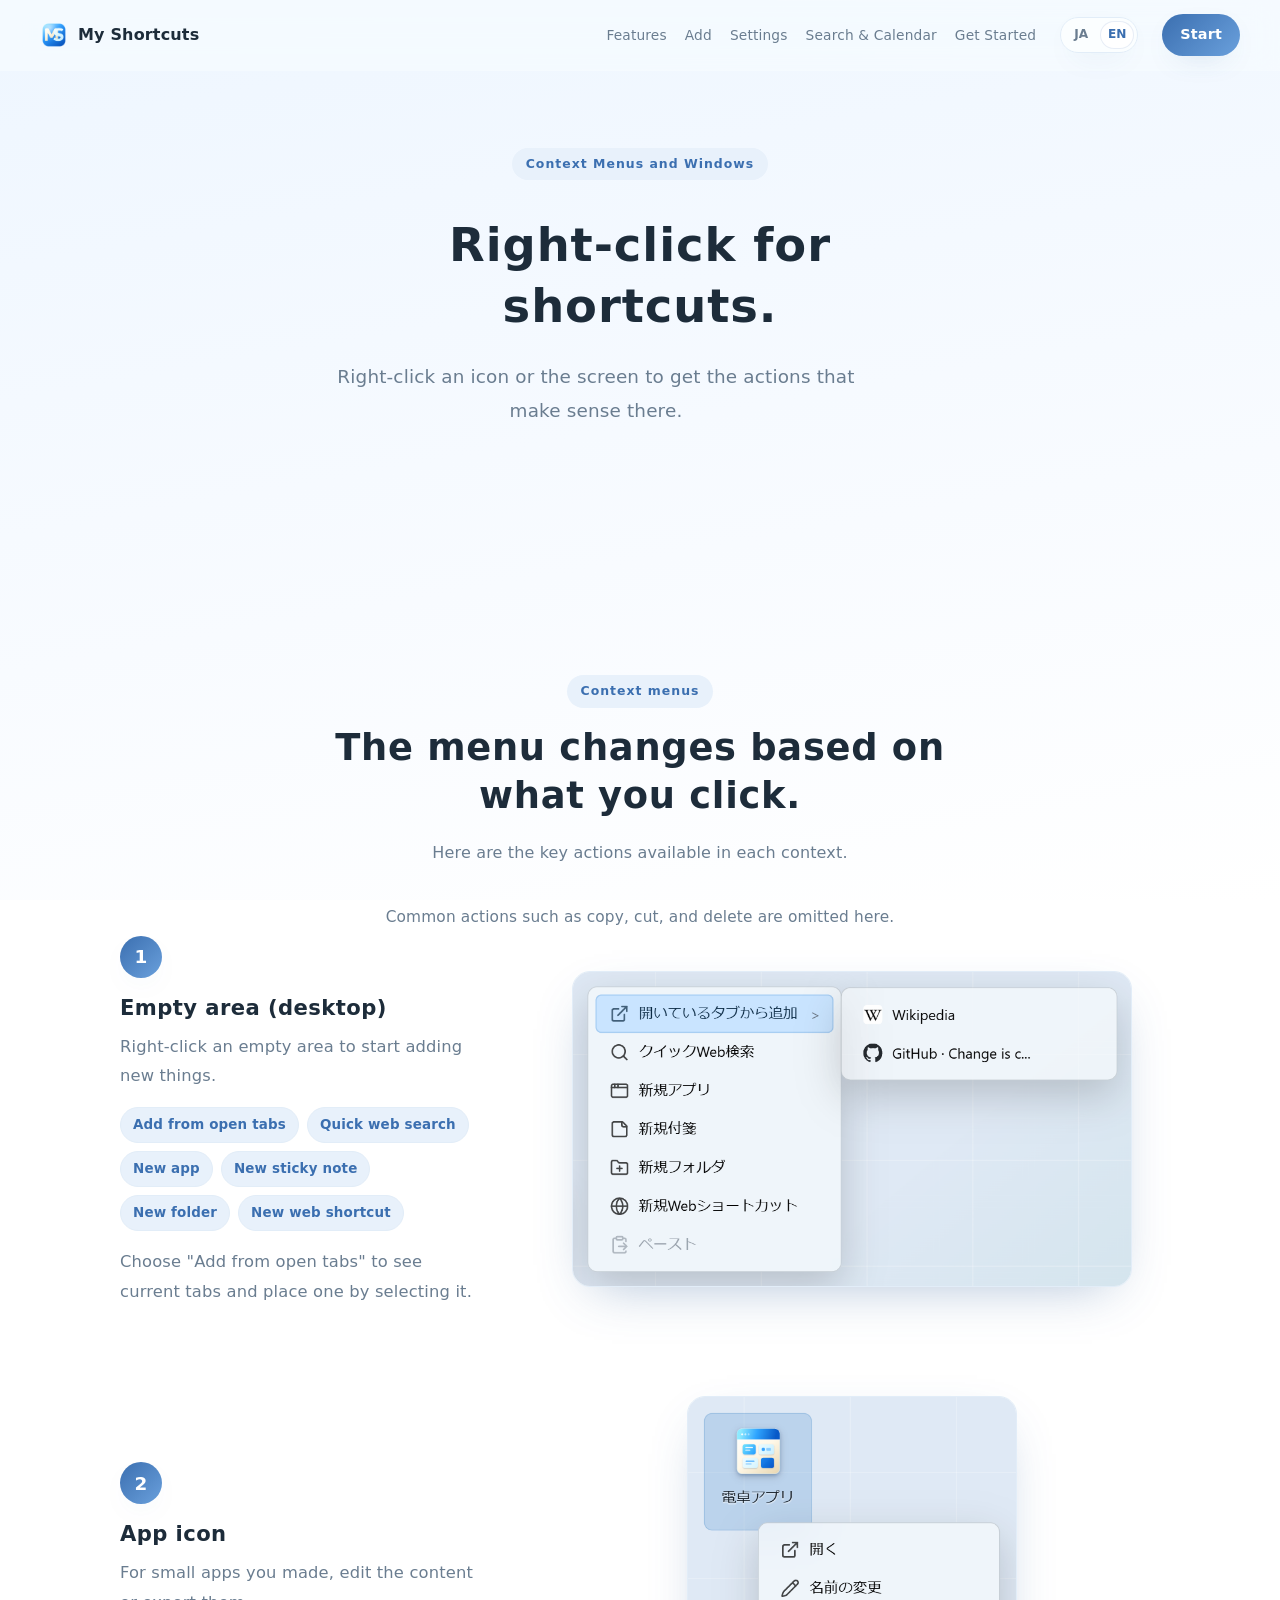
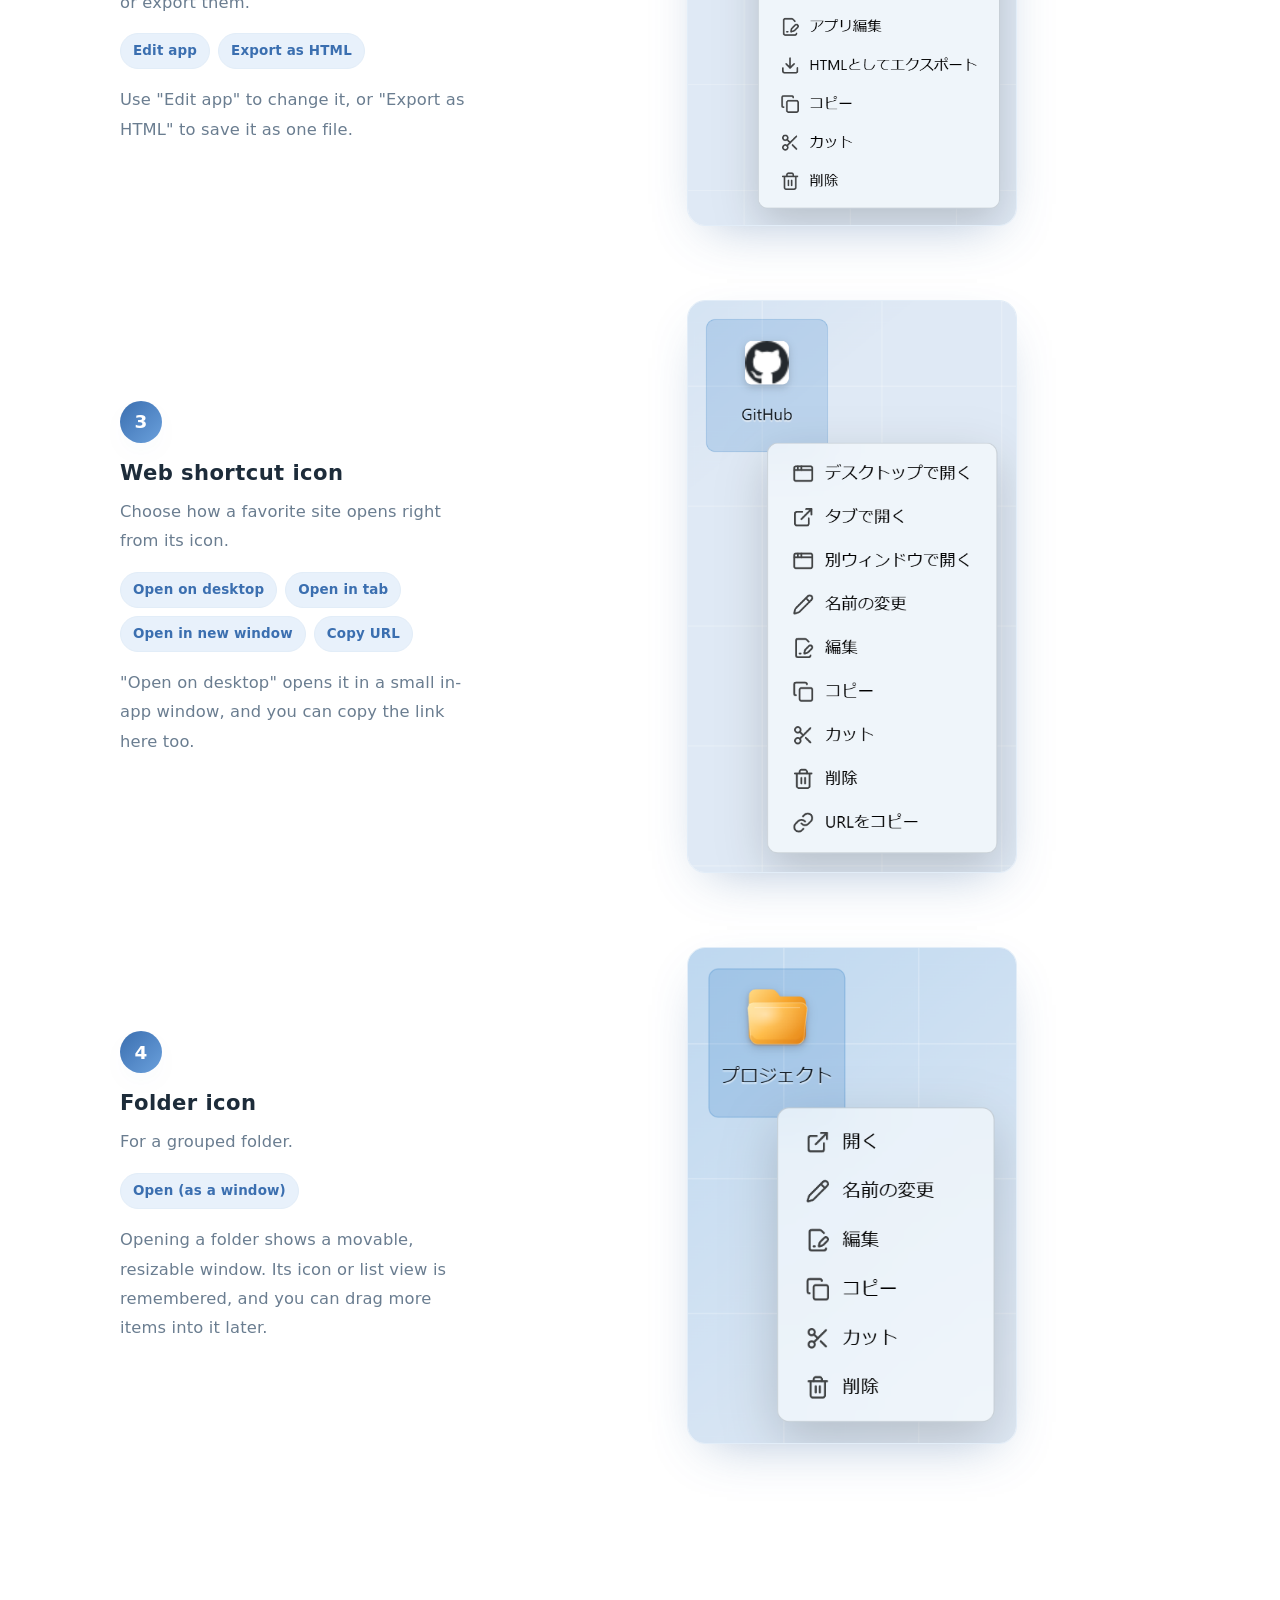
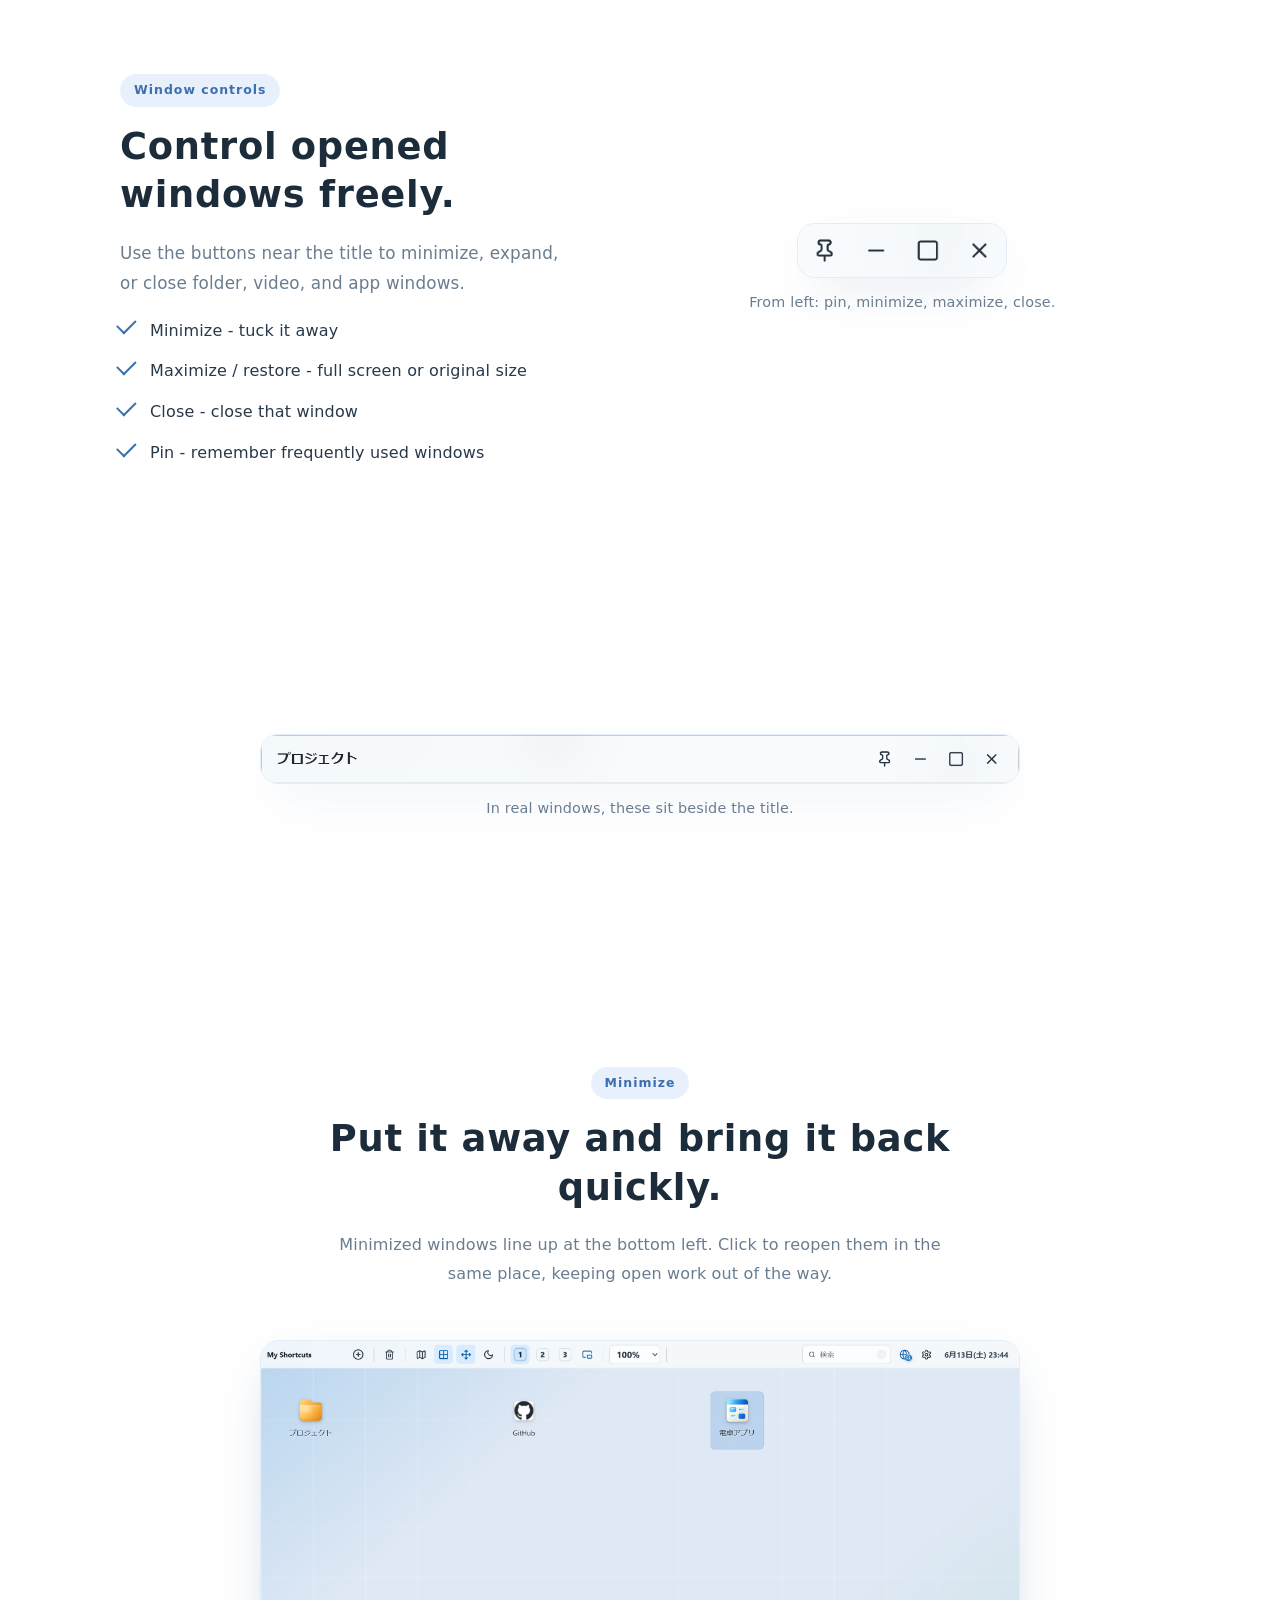
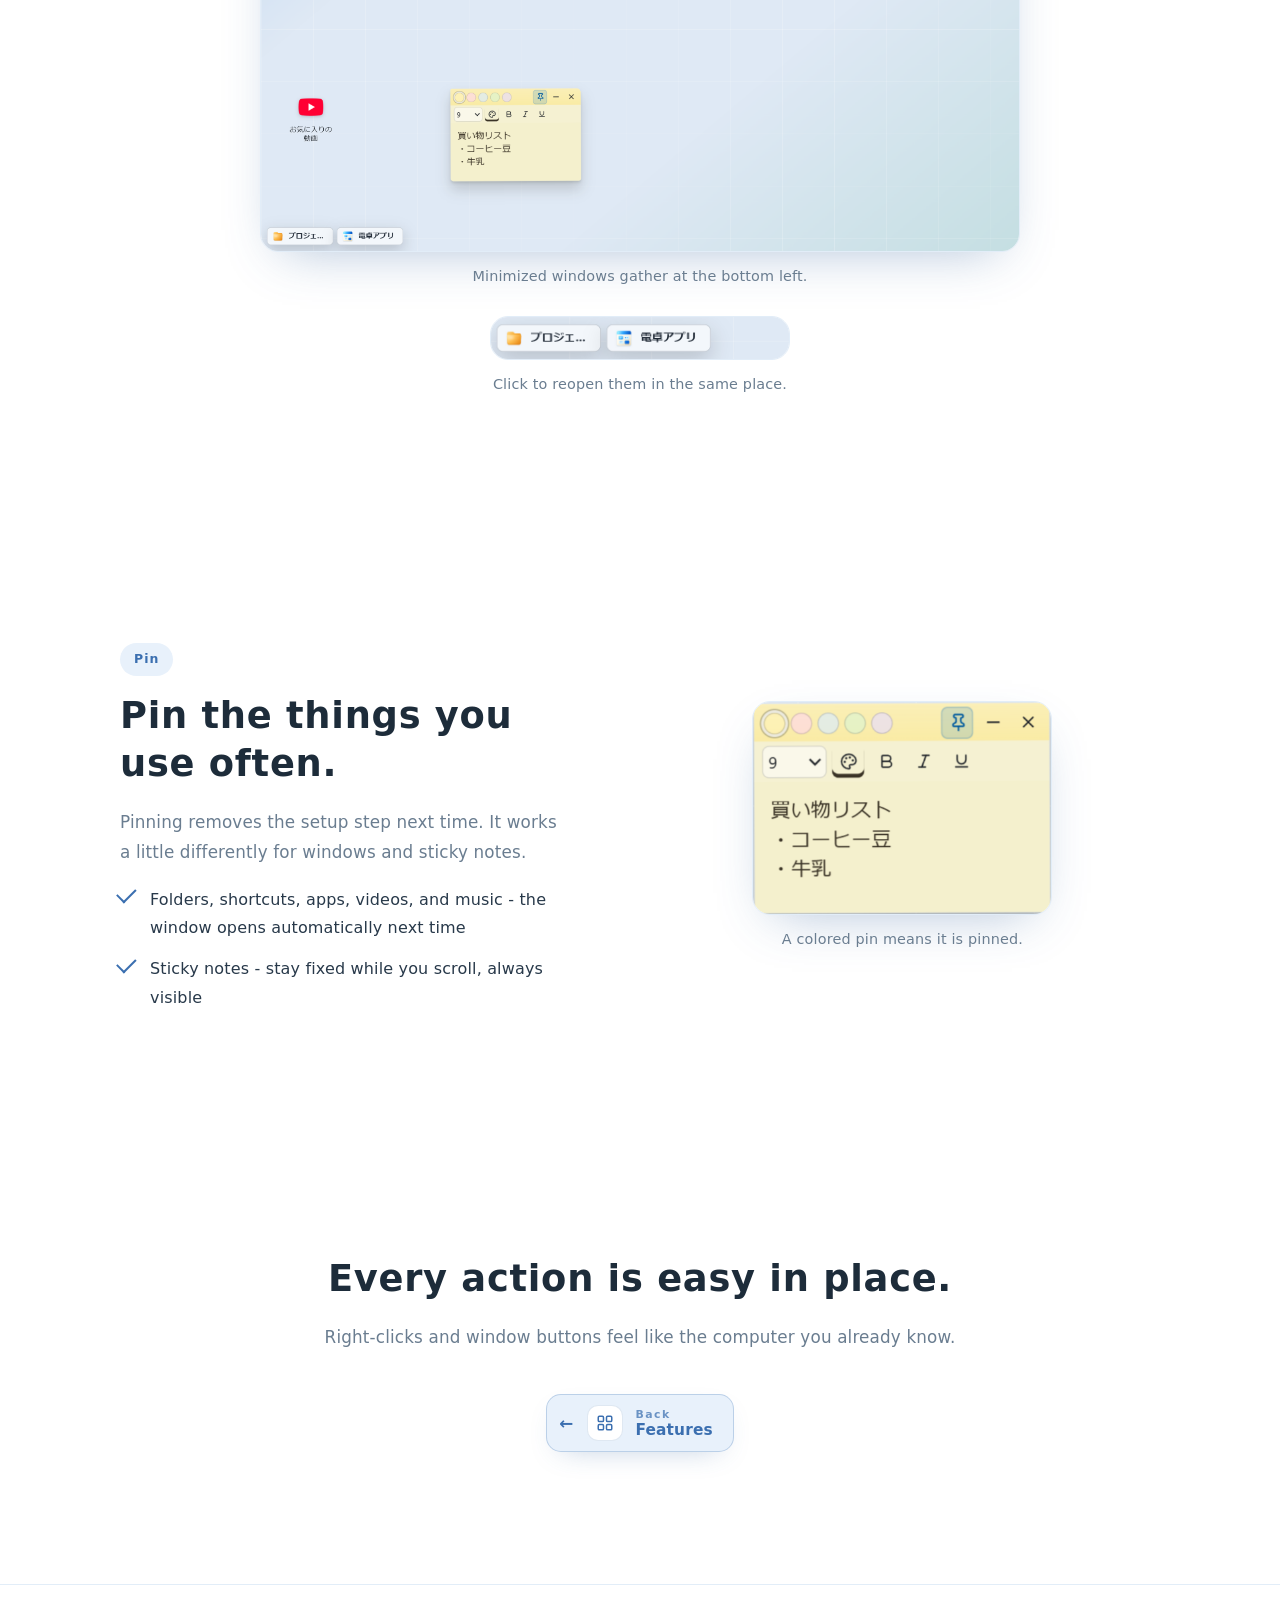
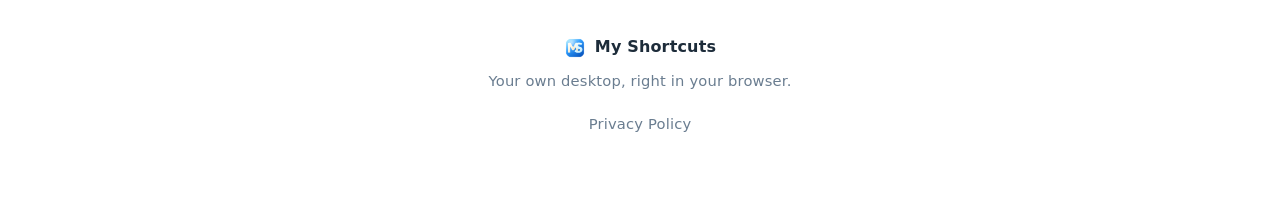
<file: menus-windows.html>
<!doctype html>
<html lang="ja">
<head>
<meta charset="utf-8" />
<meta name="viewport" content="width=device-width, initial-scale=1" />
<title>右クリックメニューとウィンドウ操作 — My Shortcuts</title>
<meta name="description" content="デスクトップ・アプリ・Webショートカット・フォルダ、それぞれの右クリックメニューでできる特徴的なこと。ウィンドウの最小化・最大化・閉じる・ピン留めの使い方を、My Shortcuts の画面で紹介します。" />
<link rel="icon" href="assets/logo.png" />
<link rel="stylesheet" href="styles.css" />
</head>
<body>

<header class="nav" id="nav">
  <a class="nav__brand" href="index.html">
    <img src="assets/logo.png" alt="" width="28" height="28" />
    <span>My Shortcuts</span>
  </a>
  <nav class="nav__links">
    <a href="index.html">機能紹介</a>
    <a href="add-shortcuts.html">追加方法</a>
    <a href="settings-guide.html">設定</a>
    <a href="search-calendar.html">検索・カレンダー</a>
    <a href="index.html#howto">始め方</a>
  </nav>
  <a class="nav__cta" href="index.html#get">はじめる</a>
</header>

<main id="top">

  <section class="subhero reveal">
    <span class="tag">右クリックとウィンドウ</span>
    <h1>右クリックで、ぐっと近道。</h1>
    <p class="lede">アイコンや画面の上で右クリック。そのとき欲しい操作だけが、すっと出てきます。</p>
  </section>

  <!-- 右クリックメニュー -->
  <section class="howto" id="menus">
    <div class="howto__head reveal">
      <span class="tag">右クリックメニュー</span>
      <h2>何の上で押すかで、中身が変わる。</h2>
      <p>場面ごとに、そこで使える特徴的なものだけをまとめました。</p>
    </div>
    <p class="section-note reveal">※ コピー・切り取り・削除など、見ればわかる操作は省いています。</p>

    <ol class="howto__steps">

      <li class="howto__step reveal">
        <div class="howto__text">
          <span class="howto__num">1</span>
          <h3>何もない所（デスクトップ）</h3>
          <p>画面の空いている所で右クリック。新しく置くものは、だいたいここから始まります。</p>
          <div class="opts">
            <span class="opt">開いているタブから追加</span><span class="opt">クイックWeb検索</span>
            <span class="opt">新規アプリ</span><span class="opt">新規付箋</span>
            <span class="opt">新規フォルダ</span><span class="opt">新規Webショートカット</span>
          </div>
          <p style="margin-top:16px">「開いているタブから追加」を選ぶと、いま開いているタブが一覧で出てきて、選ぶだけで並べられます。</p>
        </div>
        <div class="howto__shot"><div class="frame frame--menuwide"><img src="assets/menu-desktop.png" alt="デスクトップの何もない所を右クリックしたメニュー。開いているタブから追加のサブメニューが開いている" /></div></div>
      </li>

      <li class="howto__step reveal">
        <div class="howto__text">
          <span class="howto__num">2</span>
          <h3>アプリのアイコン</h3>
          <p>自分でつくった小さなアプリの上で。中身に手を入れたり、持ち運んだり。</p>
          <div class="opts">
            <span class="opt">アプリ編集</span><span class="opt">HTMLとしてエクスポート</span>
          </div>
          <p style="margin-top:16px">「アプリ編集」で中身を書き直し。「HTMLとしてエクスポート」で、1つのファイルとして書き出して持ち出せます。</p>
        </div>
        <div class="howto__shot"><div class="frame frame--menu"><img src="assets/menu-app.png" alt="アプリのアイコンを右クリックしたメニュー。アプリ編集とHTMLとしてエクスポートが並ぶ" /></div></div>
      </li>

      <li class="howto__step reveal">
        <div class="howto__text">
          <span class="howto__num">3</span>
          <h3>Webショートカットのアイコン</h3>
          <p>お気に入りサイトのアイコンの上で。開き方を、その場で選べます。</p>
          <div class="opts">
            <span class="opt">デスクトップで開く</span><span class="opt">タブで開く</span>
            <span class="opt">別ウィンドウで開く</span><span class="opt">URLをコピー</span>
          </div>
          <p style="margin-top:16px">「デスクトップで開く」は、画面を離れずにアプリ内の小さなウィンドウで。リンクのコピーも、ここからすぐに。</p>
        </div>
        <div class="howto__shot"><div class="frame frame--menu"><img src="assets/menu-web.png" alt="Webショートカットを右クリックしたメニュー。デスクトップで開く・タブで開く・別ウィンドウで開く・URLをコピーが並ぶ" /></div></div>
      </li>

      <li class="howto__step reveal">
        <div class="howto__text">
          <span class="howto__num">4</span>
          <h3>フォルダのアイコン</h3>
          <p>まとめたフォルダの上で。</p>
          <div class="opts">
            <span class="opt">開く（ウィンドウで開く）</span>
          </div>
          <p style="margin-top:16px">開くと、移動もサイズ変更もできるウィンドウに。アイコン表示か一覧表示かは、次に開いたときもちゃんと覚えています。中へドラッグして、あとから入れることもできます。</p>
        </div>
        <div class="howto__shot"><div class="frame frame--menu"><img src="assets/menu-folder.png" alt="フォルダのアイコンを右クリックしたメニュー。開くを選ぶとウィンドウで開く" /></div></div>
      </li>

    </ol>
  </section>

  <!-- ウィンドウの上のボタン -->
  <section class="feature" id="windows">
    <div class="feature__text reveal">
      <span class="tag">ウィンドウの上のボタン</span>
      <h2>開いた画面は、思いのまま。</h2>
      <p>フォルダや動画、アプリのウィンドウ。タイトルの右にあるボタンで、しまったり、広げたり。</p>
      <ul class="ticks">
        <li>最小化 — いったんしまう</li>
        <li>最大化 / 元に戻す — 画面いっぱいに、またもとの大きさに</li>
        <li>閉じる — そのウィンドウを閉じる</li>
        <li>ピン留め — よく開くものを覚えておく</li>
      </ul>
    </div>
    <div class="feature__media reveal">
      <div class="frame frame--mini"><img src="assets/win-controls.png" alt="ウィンドウ右上のボタン。ピン留め・最小化・最大化・閉じる" /></div>
      <p class="shotcap">左から、ピン留め・最小化・最大化・閉じる。</p>
    </div>
  </section>

  <section class="winband reveal">
    <div class="frame frame--strip"><img src="assets/win-buttons.png" alt="ウィンドウのタイトルバー。左にタイトル、右にピン留め・最小化・最大化・閉じるのボタン" /></div>
    <p class="shotcap">実際のウィンドウでは、タイトルのとなりに並びます。</p>
  </section>

  <section class="howto" id="minimize">
    <div class="howto__head reveal">
      <span class="tag">最小化</span>
      <h2>しまっても、すぐ戻せる。</h2>
      <p>最小化したウィンドウは、画面の左下に小さく並びます。クリックすれば、また同じ場所に開きます。開いたままの作業を、じゃまにならない所へ。</p>
    </div>
    <div class="winband reveal">
      <div class="frame frame--strip"><img src="assets/win-min-screen.png" alt="ウィンドウを最小化すると、画面の左下にアイコンとしてまとまって並ぶ。アプリ全体の様子" /></div>
      <p class="shotcap">最小化したウィンドウは、画面の左下にまとまります。</p>
      <div class="frame frame--snug" style="margin-top:26px"><img src="assets/win-min-tray.png" alt="画面左下に並んだ最小化アイコンの拡大" /></div>
      <p class="shotcap">クリックすれば、また同じ場所に開きます。</p>
    </div>
  </section>

  <section class="feature" id="pin">
    <div class="feature__text reveal">
      <span class="tag">ピン留め</span>
      <h2>いつものものは、ピン留めしておく。</h2>
      <p>ピンを押しておくと、次に開いたときの手間が消えます。ウィンドウと付箋で、はたらきが少しちがいます。</p>
      <ul class="ticks">
        <li>フォルダ・ショートカット・アプリ・動画・音楽 — 次にひらいたとき、自動でそのウィンドウが出てきます</li>
        <li>付箋 — 画面をスクロールしても、その場から動きません。いつも見える所に。</li>
      </ul>
    </div>
    <div class="feature__media reveal">
      <div class="frame frame--snug"><img src="assets/sticky-pin.png" alt="付箋の上部にあるピン留めボタン。色付きでピン留め中の状態" /></div>
      <p class="shotcap">色のついたピンが、ピン留め中の印。</p>
    </div>
  </section>

  <section class="privacy reveal">
    <div class="privacy__inner">
      <h2>どの操作も、その場でかんたん。</h2>
      <p>右クリックも、ウィンドウのボタンも、いつものパソコンと同じ感覚で。覚えることは、ほとんどありません。</p>
      <p style="margin-top:18px"><a class="pagebtn pagebtn--back" href="index.html#details">
        <span class="pagebtn__arrow" aria-hidden="true">←</span>
        <span class="pagebtn__ico"><svg width="18" height="18" viewBox="0 0 24 24" fill="none" stroke="currentColor" stroke-width="2" stroke-linecap="round" stroke-linejoin="round"><rect width="7" height="7" x="3" y="3" rx="1.5"/><rect width="7" height="7" x="14" y="3" rx="1.5"/><rect width="7" height="7" x="14" y="14" rx="1.5"/><rect width="7" height="7" x="3" y="14" rx="1.5"/></svg></span>
        <span class="pagebtn__label"><span class="pagebtn__eyebrow">もどる</span><span class="pagebtn__main">機能紹介</span></span>
      </a></p>
    </div>
  </section>

</main>

<footer class="foot">
  <div class="foot__brand">
    <img src="assets/logo.png" alt="" width="22" height="22" />
    <span>My Shortcuts</span>
  </div>
  <p>ブラウザに、自分だけのデスクトップを。</p>
  <p class="foot__legal"><a href="privacy-policy.html">プライバシーポリシー</a></p>
</footer>

<script src="script.js"></script>
</body>
</html>
</file>
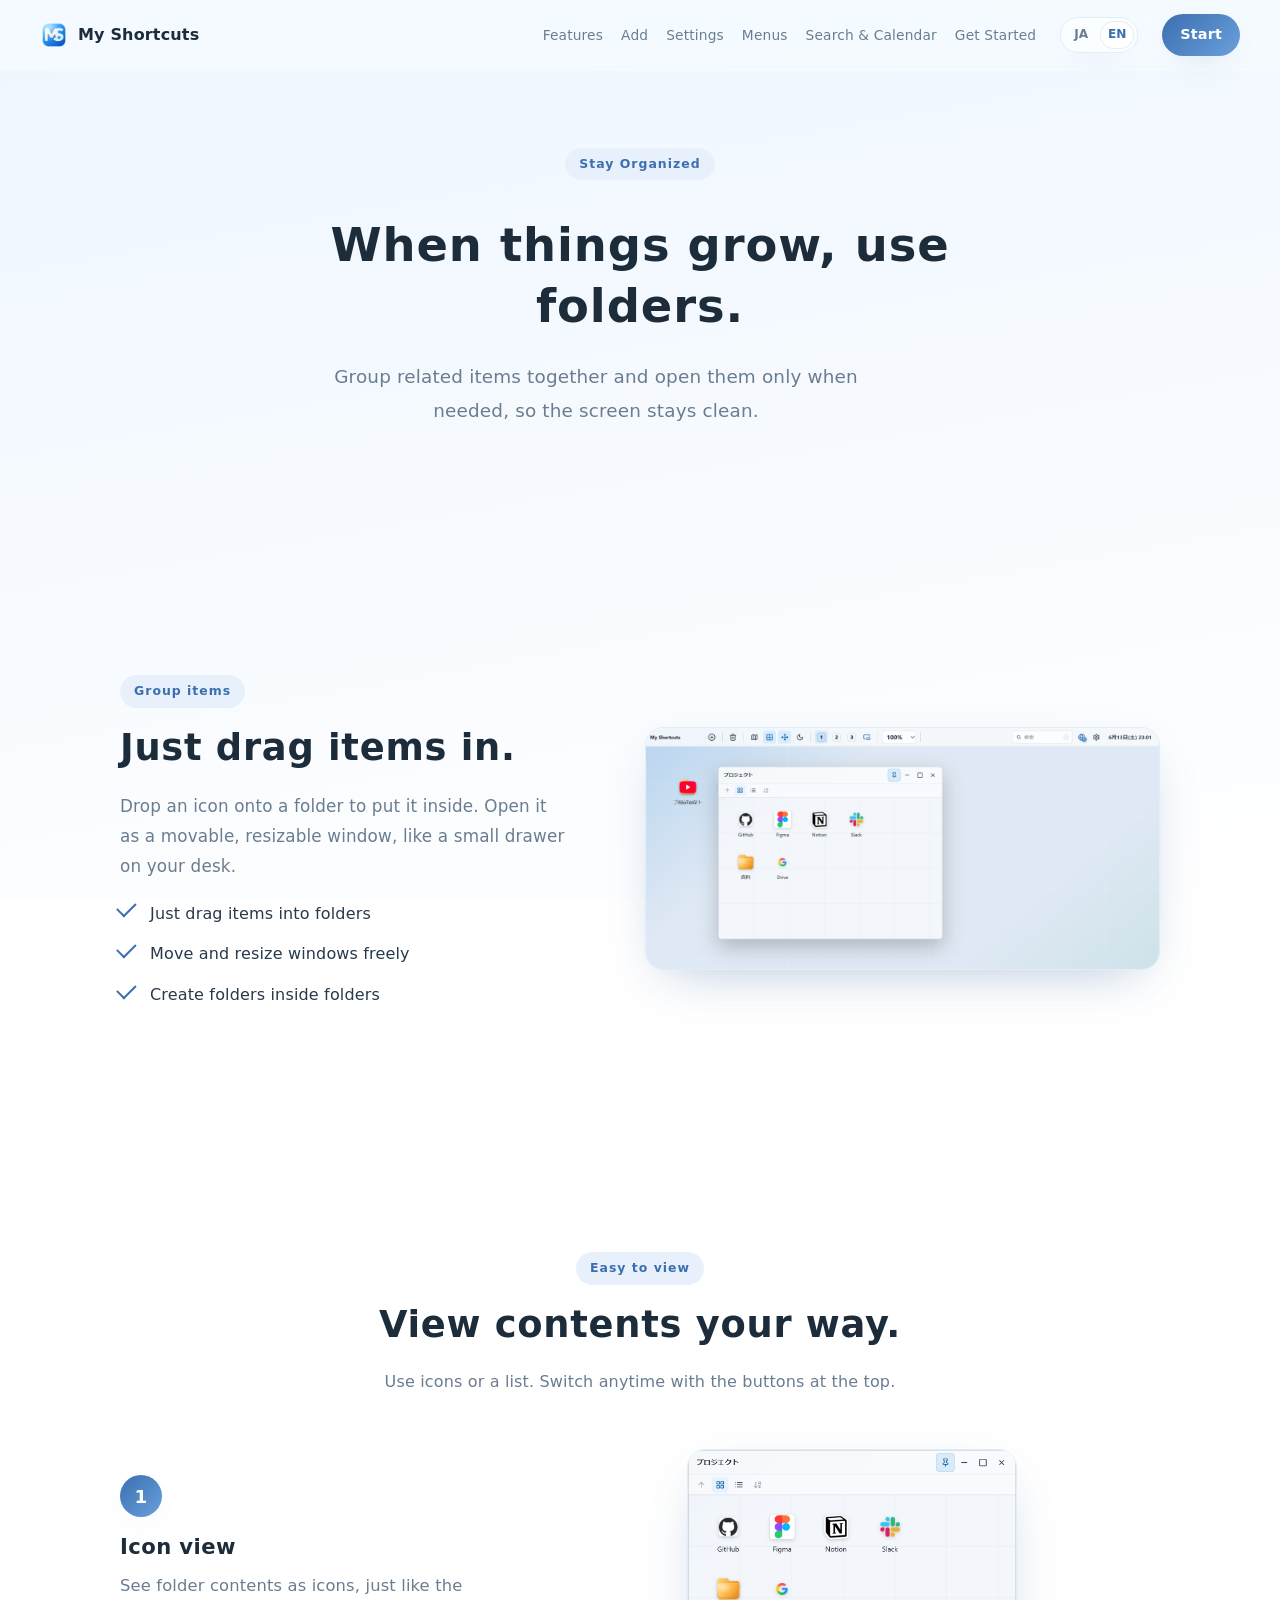
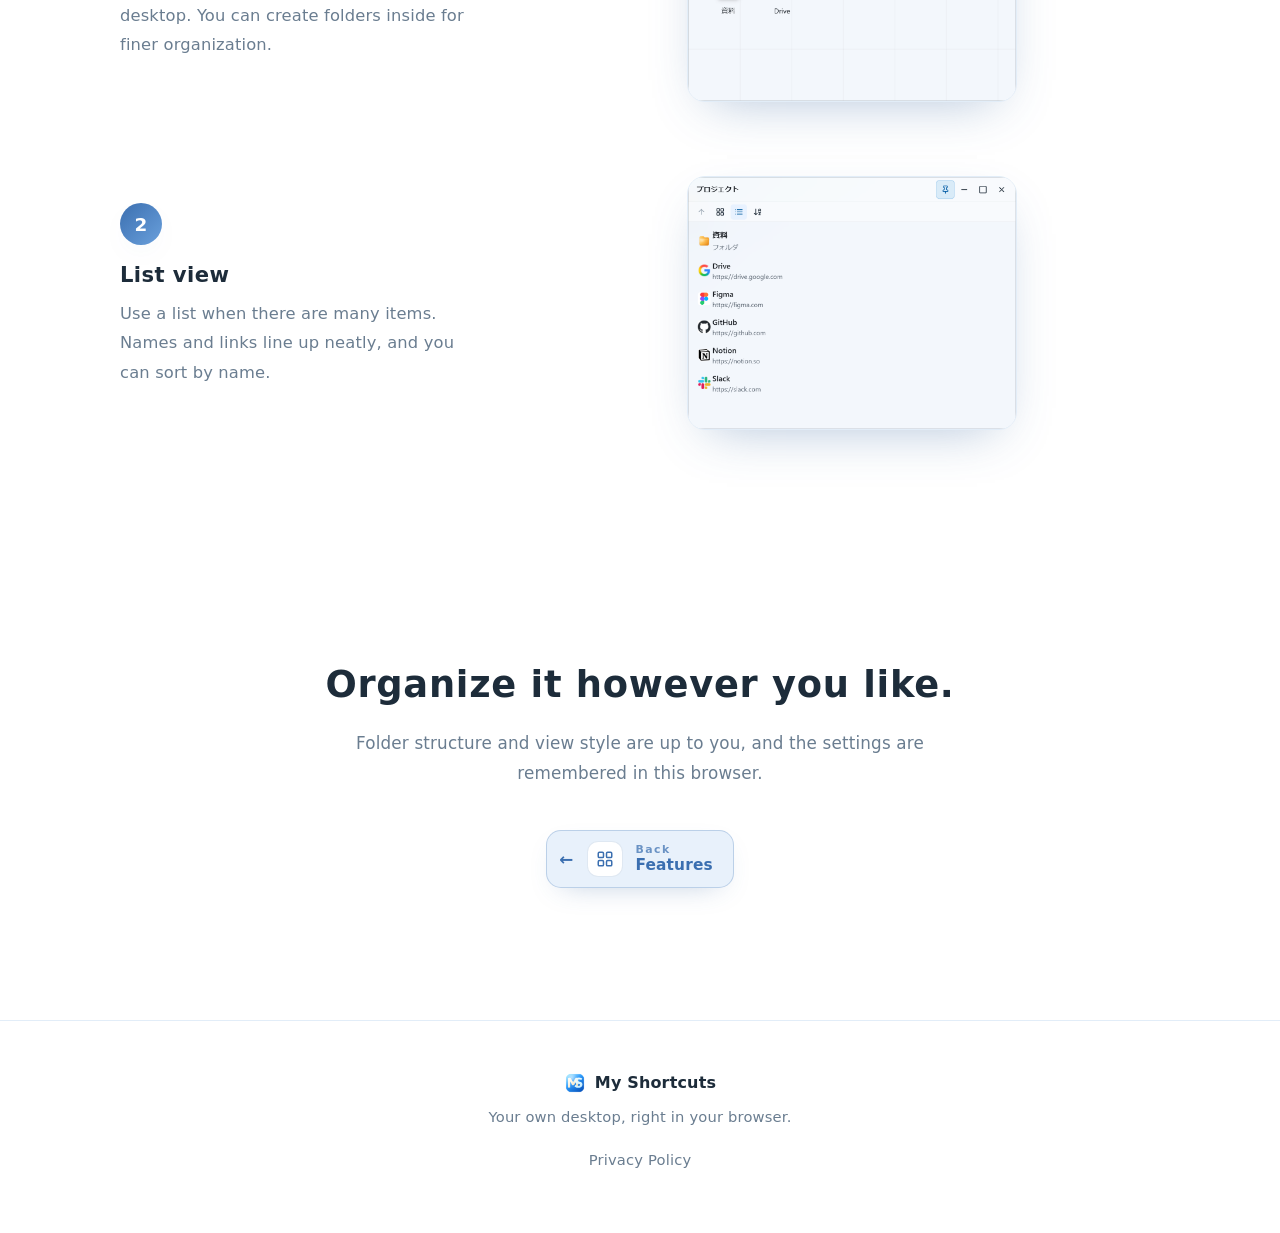
<file: organize.html>
<!doctype html>
<html lang="ja">
<head>
<meta charset="utf-8" />
<meta name="viewport" content="width=device-width, initial-scale=1" />
<title>すっきり整理 — My Shortcuts</title>
<meta name="description" content="増えてきたら、関係あるものはフォルダへ。ドラッグで入れるだけ、アイコン表示とリスト表示の切り替え、フォルダの中のフォルダにも対応。My Shortcuts のフォルダ整理を紹介します。" />
<link rel="icon" href="assets/logo.png" />
<link rel="stylesheet" href="styles.css" />
</head>
<body>

<header class="nav" id="nav">
  <a class="nav__brand" href="index.html">
    <img src="assets/logo.png" alt="" width="28" height="28" />
    <span>My Shortcuts</span>
  </a>
  <nav class="nav__links">
    <a href="index.html">機能紹介</a>
    <a href="add-shortcuts.html">追加方法</a>
    <a href="settings-guide.html">設定</a>
    <a href="menus-windows.html">メニュー操作</a>
    <a href="search-calendar.html">検索・カレンダー</a>
    <a href="index.html#howto">始め方</a>
  </nav>
  <a class="nav__cta" href="index.html#get">はじめる</a>
</header>

<main id="top">

  <section class="subhero reveal">
    <span class="tag">すっきり整理</span>
    <h1>増えてきたら、フォルダへ。</h1>
    <p class="lede">関係のあるものはひとつにまとめて、必要なときだけ開く。画面はいつもすっきり。</p>
  </section>

  <section class="feature" id="folder">
    <div class="feature__text reveal">
      <span class="tag">まとめる</span>
      <h2>ドラッグで、入れるだけ。</h2>
      <p>アイコンをフォルダに重ねれば、その中へ。開くと移動もサイズ変更もできるウィンドウになり、机の上に小さな引き出しを置く感覚で使えます。</p>
      <ul class="ticks">
        <li>ドラッグで入れるだけ</li>
        <li>ウィンドウは移動・サイズ変更が自由</li>
        <li>フォルダの中に、さらにフォルダも</li>
      </ul>
    </div>
    <div class="feature__media reveal">
      <div class="frame"><img src="assets/org-desk.png" alt="デスクトップ上で開いたフォルダのウィンドウ。中に複数のショートカットが並ぶ" /></div>
    </div>
  </section>

  <section class="howto" id="views">
    <div class="howto__head reveal">
      <span class="tag">見やすく</span>
      <h2>中身は、好きな見え方で。</h2>
      <p>アイコンでも、一覧でも。上のボタンでいつでも切り替えられます。</p>
    </div>

    <ol class="howto__steps">

      <li class="howto__step reveal">
        <div class="howto__text">
          <span class="howto__num">1</span>
          <h3>アイコン表示</h3>
          <p>中のものを、デスクトップと同じようにアイコンで。フォルダの中にフォルダを作って、さらに細かく分けることもできます。</p>
        </div>
        <div class="howto__shot"><div class="frame frame--menu"><img src="assets/org-icon.png" alt="フォルダのウィンドウのアイコン表示。サブフォルダやショートカットが並ぶ" /></div></div>
      </li>

      <li class="howto__step reveal">
        <div class="howto__text">
          <span class="howto__num">2</span>
          <h3>リスト表示</h3>
          <p>数が多いときは一覧で。名前やリンク先がそろって見やすく、名前順の並べ替えもできます。</p>
        </div>
        <div class="howto__shot"><div class="frame frame--menu"><img src="assets/org-list.png" alt="フォルダのウィンドウのリスト表示。名前とリンク先が一覧で並ぶ" /></div></div>
      </li>

    </ol>
  </section>

  <section class="privacy reveal">
    <div class="privacy__inner">
      <h2>整え方は、自由自在。</h2>
      <p>フォルダの分け方も、表示の仕方も、あなたの使いやすいように。設定はこのブラウザの中に覚えておきます。</p>
      <p style="margin-top:18px"><a class="pagebtn pagebtn--back" href="index.html#organize">
        <span class="pagebtn__arrow" aria-hidden="true">←</span>
        <span class="pagebtn__ico"><svg width="18" height="18" viewBox="0 0 24 24" fill="none" stroke="currentColor" stroke-width="2" stroke-linecap="round" stroke-linejoin="round"><rect width="7" height="7" x="3" y="3" rx="1.5"/><rect width="7" height="7" x="14" y="3" rx="1.5"/><rect width="7" height="7" x="14" y="14" rx="1.5"/><rect width="7" height="7" x="3" y="14" rx="1.5"/></svg></span>
        <span class="pagebtn__label"><span class="pagebtn__eyebrow">もどる</span><span class="pagebtn__main">機能紹介</span></span>
      </a></p>
    </div>
  </section>

</main>

<footer class="foot">
  <div class="foot__brand">
    <img src="assets/logo.png" alt="" width="22" height="22" />
    <span>My Shortcuts</span>
  </div>
  <p>ブラウザに、自分だけのデスクトップを。</p>
  <p class="foot__legal"><a href="privacy-policy.html">プライバシーポリシー</a></p>
</footer>

<script src="script.js"></script>
</body>
</html>
</file>
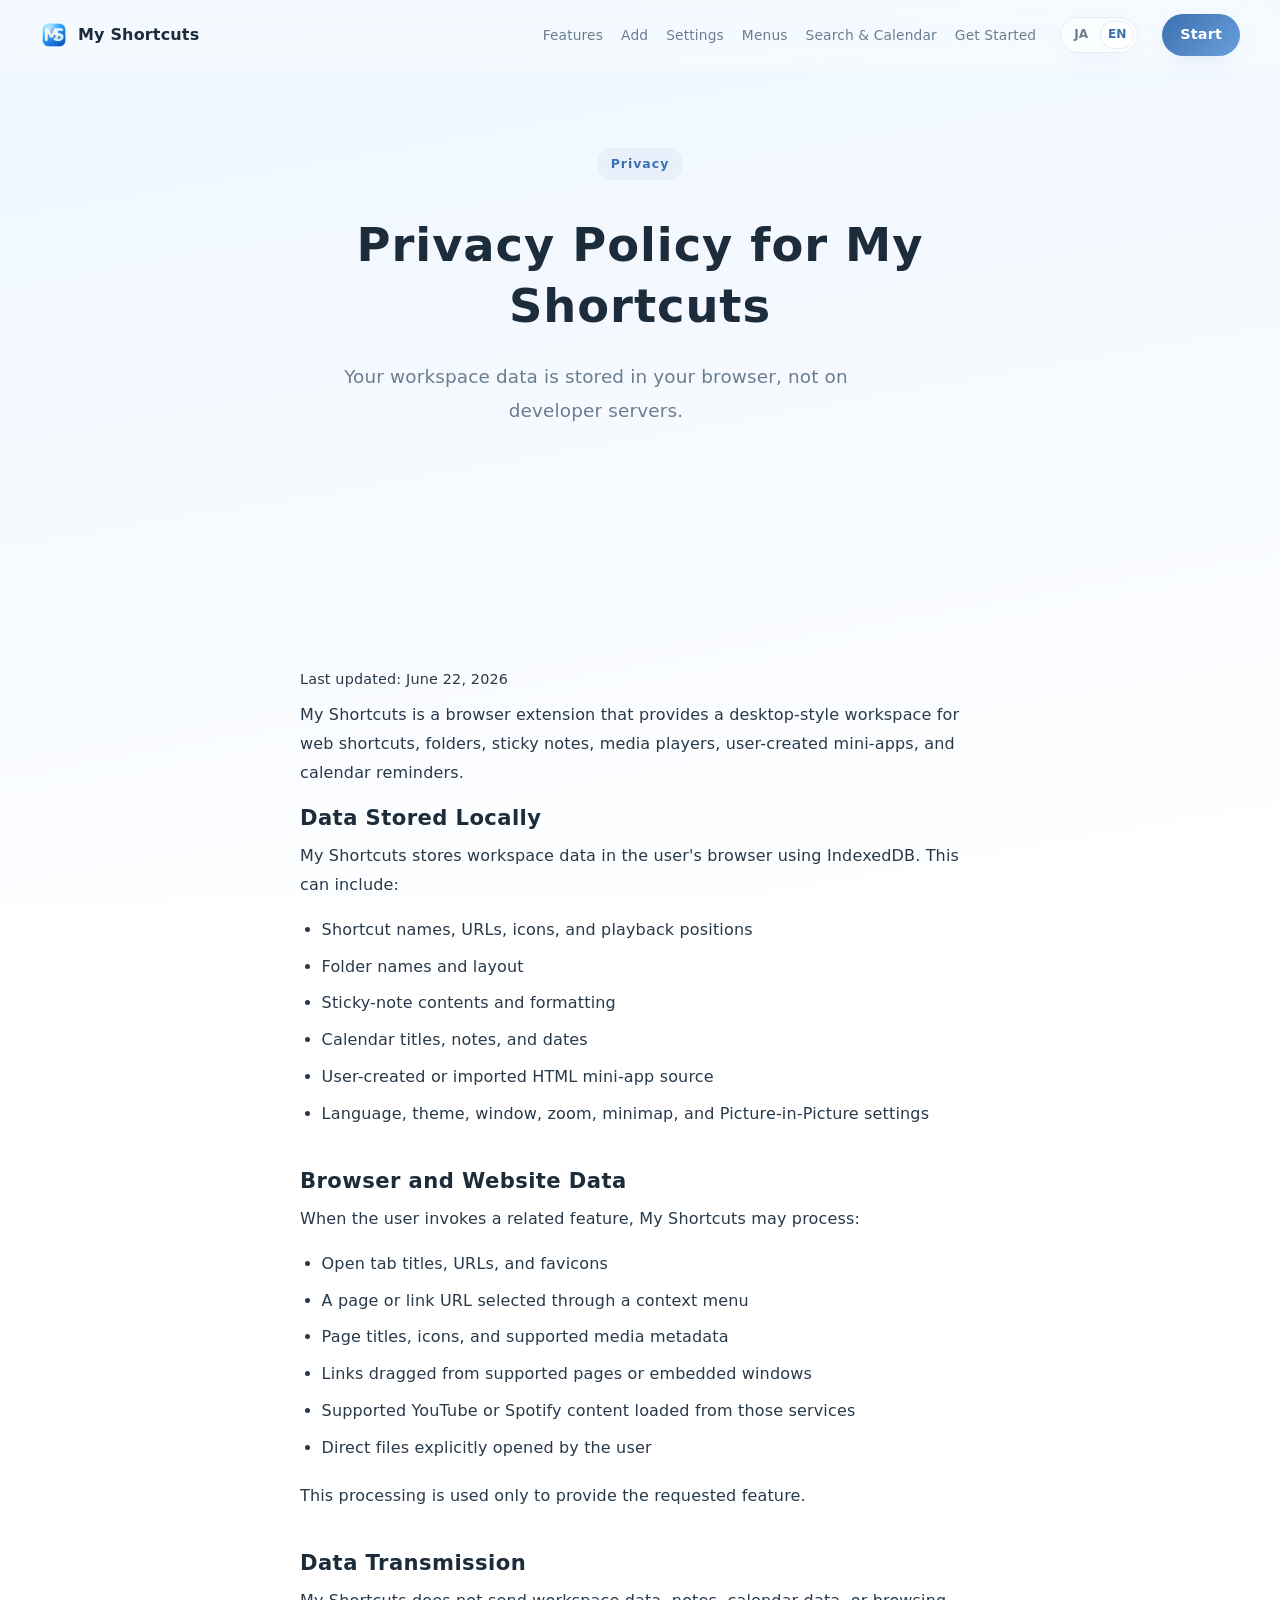
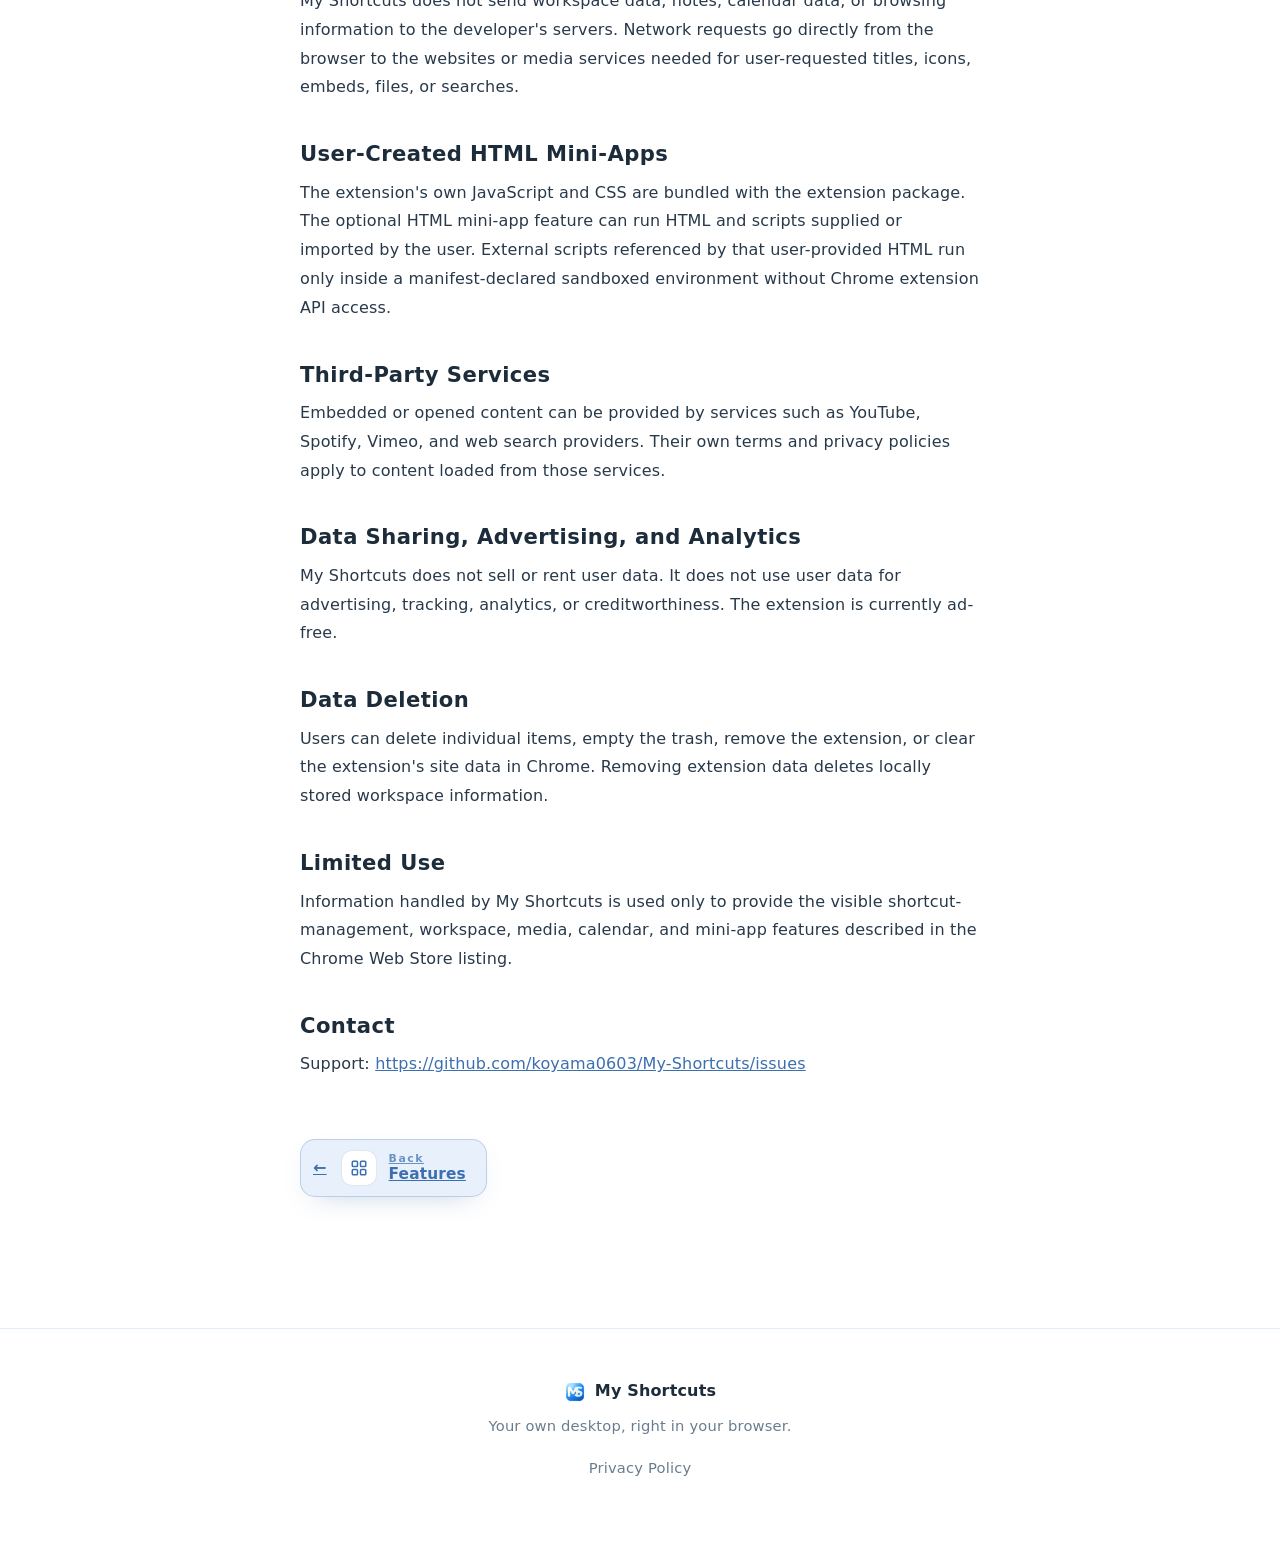
<file: privacy-policy-en.html>
<!doctype html>
<html lang="en">
<head>
<meta charset="utf-8" />
<meta name="viewport" content="width=device-width, initial-scale=1" />
<title>Privacy Policy - My Shortcuts</title>
<meta name="description" content="Privacy Policy for My Shortcuts. Workspace data is stored locally in the user's browser." />
<link rel="icon" href="assets/logo.png" />
<link rel="stylesheet" href="styles.css" />
</head>
<body>

<header class="nav" id="nav">
  <a class="nav__brand" href="index.html">
    <img src="assets/logo.png" alt="" width="28" height="28" />
    <span>My Shortcuts</span>
  </a>
  <nav class="nav__links">
    <a href="index.html">Features</a>
    <a href="add-shortcuts.html">Add</a>
    <a href="settings-guide.html">Settings</a>
    <a href="menus-windows.html">Menus</a>
    <a href="search-calendar.html">Search & Calendar</a>
    <a href="index.html#howto">Get Started</a>
  </nav>
  <a class="nav__cta" href="index.html#get">Start</a>
</header>

<main id="top">

  <section class="subhero reveal">
    <span class="tag">Privacy</span>
    <h1>Privacy Policy for My Shortcuts</h1>
    <p class="lede">Your workspace data is stored in your browser, not on developer servers.</p>
  </section>

  <section class="legal reveal">
    <p class="legal__updated">Last updated: June 22, 2026</p>
    <p>
      My Shortcuts is a browser extension that provides a desktop-style workspace for web
      shortcuts, folders, sticky notes, media players, user-created mini-apps, and calendar
      reminders.
    </p>

    <h2>Data Stored Locally</h2>
    <p>My Shortcuts stores workspace data in the user's browser using IndexedDB. This can include:</p>
    <ul>
      <li>Shortcut names, URLs, icons, and playback positions</li>
      <li>Folder names and layout</li>
      <li>Sticky-note contents and formatting</li>
      <li>Calendar titles, notes, and dates</li>
      <li>User-created or imported HTML mini-app source</li>
      <li>Language, theme, window, zoom, minimap, and Picture-in-Picture settings</li>
    </ul>

    <h2>Browser and Website Data</h2>
    <p>When the user invokes a related feature, My Shortcuts may process:</p>
    <ul>
      <li>Open tab titles, URLs, and favicons</li>
      <li>A page or link URL selected through a context menu</li>
      <li>Page titles, icons, and supported media metadata</li>
      <li>Links dragged from supported pages or embedded windows</li>
      <li>Supported YouTube or Spotify content loaded from those services</li>
      <li>Direct files explicitly opened by the user</li>
    </ul>
    <p>This processing is used only to provide the requested feature.</p>

    <h2>Data Transmission</h2>
    <p>
      My Shortcuts does not send workspace data, notes, calendar data, or browsing information to
      the developer's servers. Network requests go directly from the browser to the websites or
      media services needed for user-requested titles, icons, embeds, files, or searches.
    </p>

    <h2>User-Created HTML Mini-Apps</h2>
    <p>
      The extension's own JavaScript and CSS are bundled with the extension package. The optional
      HTML mini-app feature can run HTML and scripts supplied or imported by the user. External
      scripts referenced by that user-provided HTML run only inside a manifest-declared sandboxed
      environment without Chrome extension API access.
    </p>

    <h2>Third-Party Services</h2>
    <p>
      Embedded or opened content can be provided by services such as YouTube, Spotify, Vimeo, and
      web search providers. Their own terms and privacy policies apply to content loaded from those
      services.
    </p>

    <h2>Data Sharing, Advertising, and Analytics</h2>
    <p>
      My Shortcuts does not sell or rent user data. It does not use user data for advertising,
      tracking, analytics, or creditworthiness. The extension is currently ad-free.
    </p>

    <h2>Data Deletion</h2>
    <p>
      Users can delete individual items, empty the trash, remove the extension, or clear the
      extension's site data in Chrome. Removing extension data deletes locally stored workspace
      information.
    </p>

    <h2>Limited Use</h2>
    <p>
      Information handled by My Shortcuts is used only to provide the visible shortcut-management,
      workspace, media, calendar, and mini-app features described in the Chrome Web Store listing.
    </p>

    <h2>Contact</h2>
    <p>
      Support:
      <a href="https://github.com/koyama0603/My-Shortcuts/issues">https://github.com/koyama0603/My-Shortcuts/issues</a>
    </p>

    <p style="margin-top:36px"><a class="pagebtn pagebtn--back" href="index.html">
      <span class="pagebtn__arrow" aria-hidden="true">←</span>
      <span class="pagebtn__ico"><svg width="18" height="18" viewBox="0 0 24 24" fill="none" stroke="currentColor" stroke-width="2" stroke-linecap="round" stroke-linejoin="round"><rect width="7" height="7" x="3" y="3" rx="1.5"/><rect width="7" height="7" x="14" y="3" rx="1.5"/><rect width="7" height="7" x="14" y="14" rx="1.5"/><rect width="7" height="7" x="3" y="14" rx="1.5"/></svg></span>
      <span class="pagebtn__label"><span class="pagebtn__eyebrow">Back</span><span class="pagebtn__main">Features</span></span>
    </a></p>
  </section>

</main>

<footer class="foot">
  <div class="foot__brand">
    <img src="assets/logo.png" alt="" width="22" height="22" />
    <span>My Shortcuts</span>
  </div>
  <p>Your own desktop, right in your browser.</p>
  <p class="foot__legal"><a href="privacy-policy-en.html">Privacy Policy</a></p>
</footer>

<script src="script.js"></script>
</body>
</html>
</file>
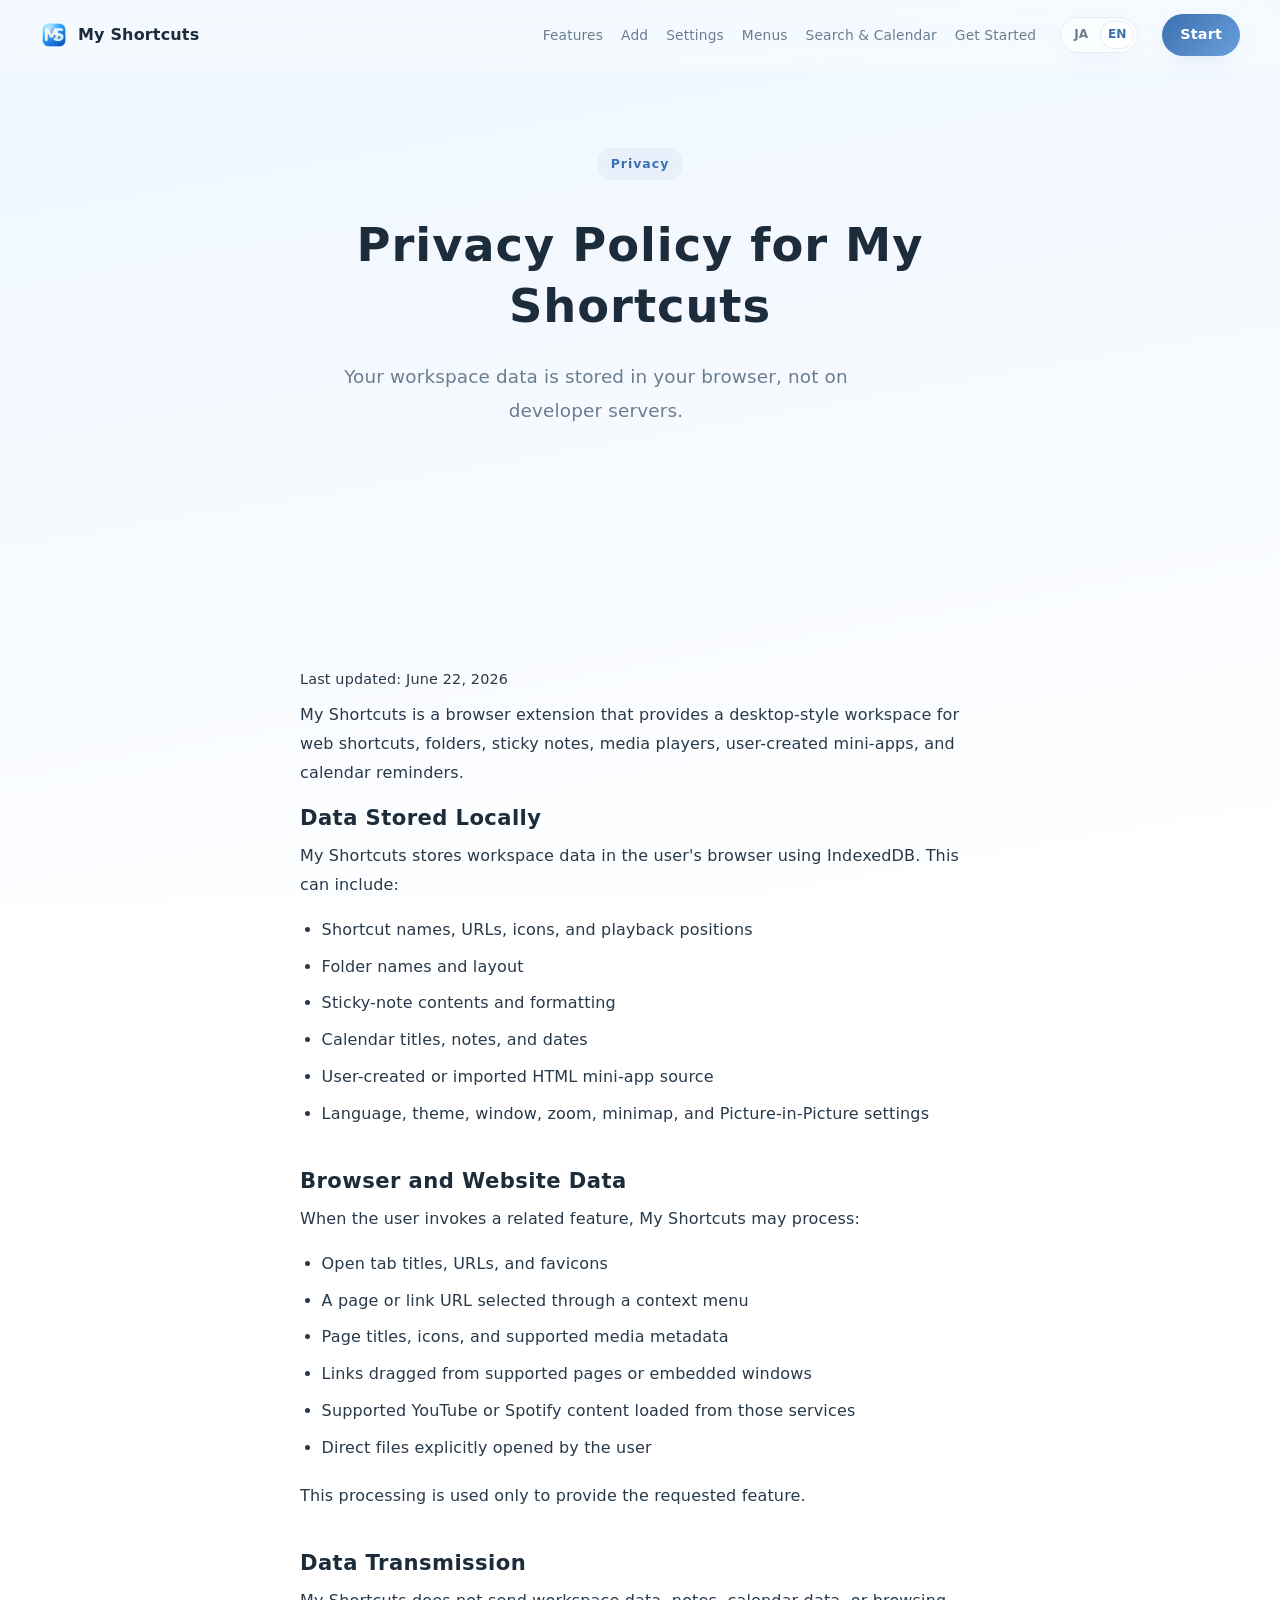
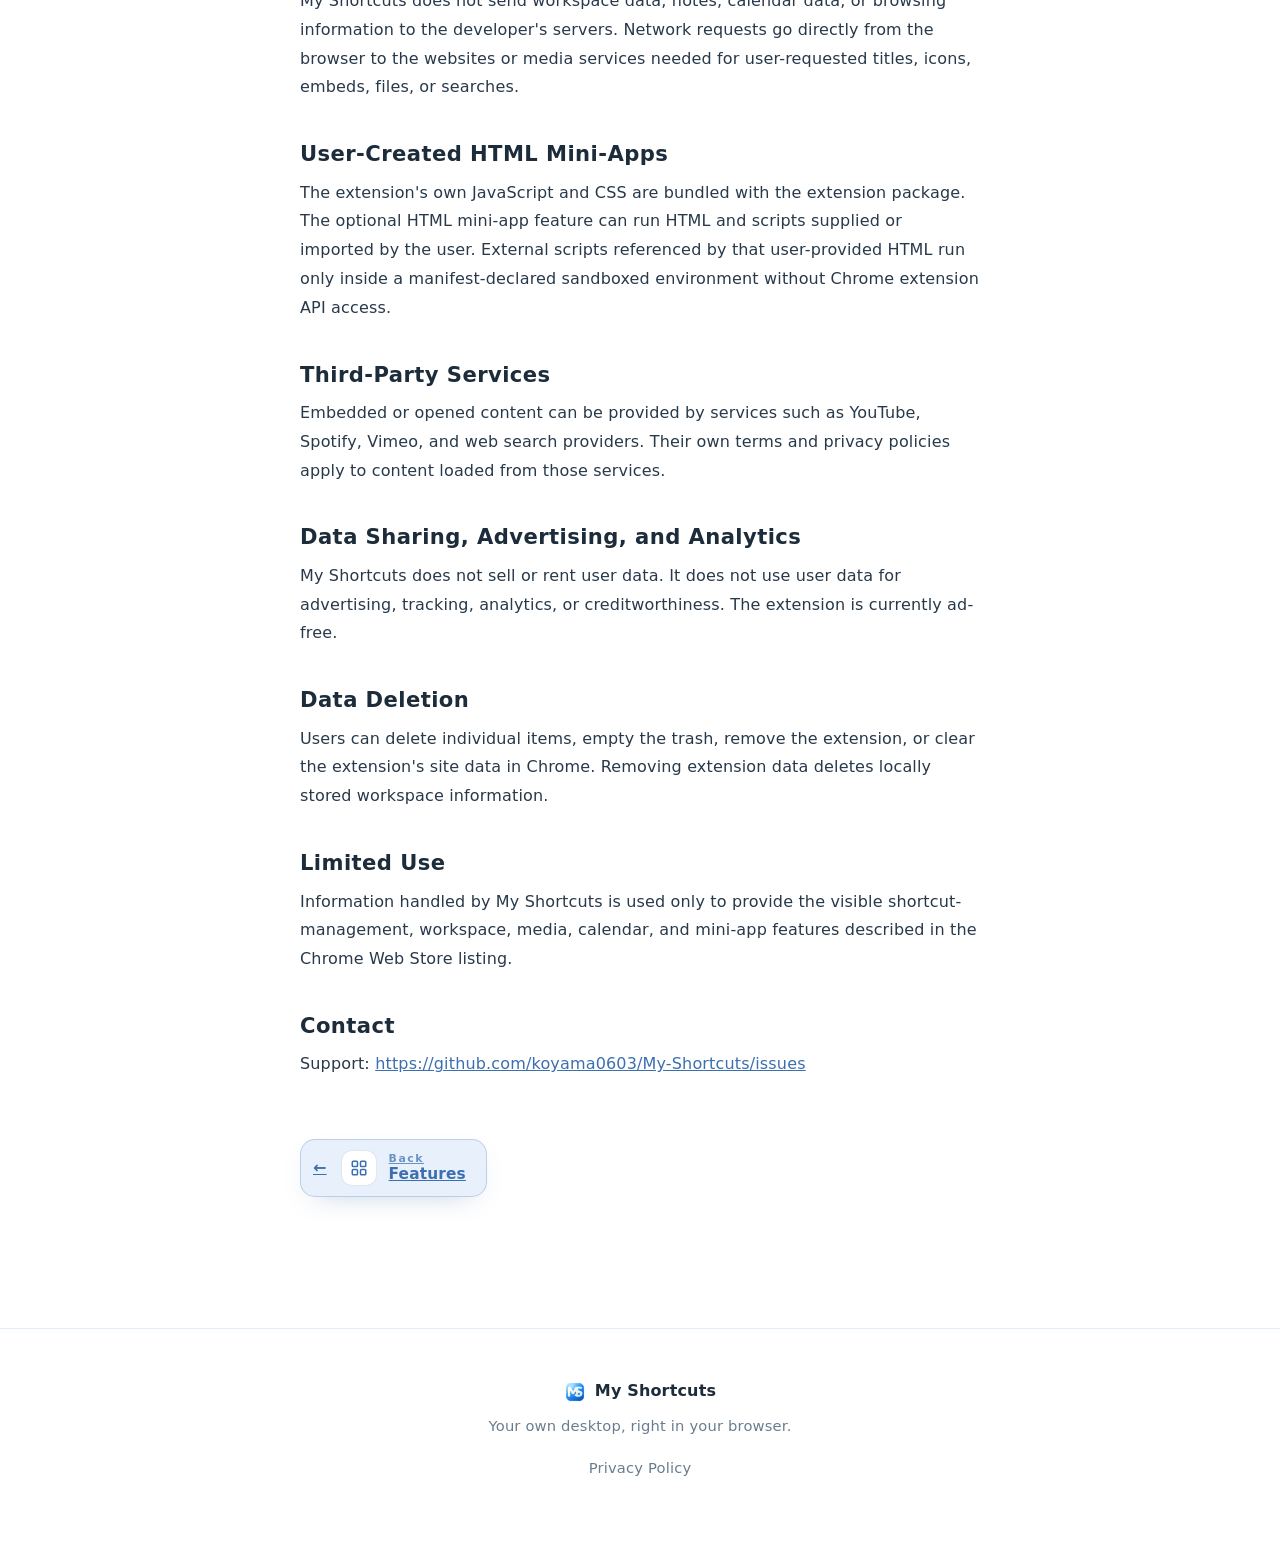
<file: privacy-policy.html>
<!doctype html>
<html lang="ja">
<head>
<meta charset="utf-8" />
<meta name="viewport" content="width=device-width, initial-scale=1" />
<title>プライバシーポリシー — My Shortcuts</title>
<meta name="description" content="My Shortcuts のプライバシーポリシー。データはお使いのブラウザ内にローカル保存され、開発者のサーバーに送信されることはありません。" />
<link rel="icon" href="assets/logo.png" />
<link rel="stylesheet" href="styles.css" />
</head>
<body>

<header class="nav" id="nav">
  <a class="nav__brand" href="index.html">
    <img src="assets/logo.png" alt="" width="28" height="28" />
    <span>My Shortcuts</span>
  </a>
  <nav class="nav__links">
    <a href="index.html">機能紹介</a>
    <a href="add-shortcuts.html">追加方法</a>
    <a href="settings-guide.html">設定</a>
    <a href="menus-windows.html">メニュー操作</a>
    <a href="search-calendar.html">検索・カレンダー</a>
    <a href="index.html#howto">始め方</a>
  </nav>
  <a class="nav__cta" href="index.html#get">はじめる</a>
</header>

<main id="top">

  <section class="subhero reveal">
    <span class="tag">プライバシー</span>
    <h1>プライバシーポリシー</h1>
    <p class="lede">あなたのデータは、お使いのブラウザの中に。どこかへ送られることはありません。</p>
  </section>

  <section class="legal reveal">
    <p class="legal__updated">最終更新日: 2026年6月12日</p>

    <p>My Shortcuts は、Webページのショートカット・フォルダ・付箋・埋め込みメディアプレーヤー・カレンダーを、デスクトップのように整理できるブラウザ拡張機能です。</p>

    <h2>拡張機能が保存するデータ</h2>
    <p>My Shortcuts は、アプリのデータをお使いのブラウザ内に IndexedDB を使ってローカル保存します。保存される内容には次のものが含まれます。</p>
    <ul>
      <li>あなたが作成したショートカットの名前と URL</li>
      <li>フォルダの名前とレイアウト情報</li>
      <li>付箋の内容</li>
      <li>カレンダーの予定のタイトル・メモ・日時</li>
      <li>言語・テーマ・グリッド表示・表示倍率・ピクチャー イン ピクチャーの設定などのアプリ設定</li>
    </ul>

    <h2>データの送信</h2>
    <p>My Shortcuts は、あなたのショートカット・メモ・設定・閲覧データを開発者のサーバーに送信することはありません。</p>
    <p>本拡張機能は、ユーザーが実行する機能のために、ブラウザが提供するメタデータを利用する場合があります。たとえば次のような場合です。</p>
    <ul>
      <li>開いているタブからショートカットを作成する際に、現在開いているタブのタイトル・URL・ファビコンを読み取る</li>
      <li>保存した Webショートカットのファビコンを、ブラウザに備わったファビコン機能を通じて表示する</li>
      <li>YouTube や Spotify のコンテンツを、公式の埋め込み URL を通じてインラインのプレーヤーウィンドウで読み込む（各サービスのプライバシーポリシーが適用されます）</li>
    </ul>
    <p>これらの情報は、要求された拡張機能の機能を提供するためだけに使用されます。開発者がこのデータを受け取ることはありません。</p>

    <h2>データの共有</h2>
    <p>My Shortcuts は、ユーザーのデータを第三者に販売・貸与・譲渡することはありません。</p>

    <h2>広告と分析</h2>
    <p>My Shortcuts は、現時点では広告や分析を使用していません。本拡張機能は、広告やトラッキングを目的としたデータ収集を行いません。</p>
    <p><strong>将来の広告について:</strong> 将来のバージョンで広告が導入される可能性があります。広告を追加する場合は、拡張機能の機能とは明確に区別します。変更前、または変更と同時に、拡張機能の更新を通じてユーザーに通知します。広告なしの選択肢を提供する場合があります。利用する広告システムは、更新されたプライバシーポリシーで開示します。</p>

    <h2>リモートコード</h2>
    <p>My Shortcuts は、リモートコードを実行しません。拡張機能が必要とする JavaScript と CSS は、拡張機能のパッケージに同梱されています。</p>

    <h2>第三者サービス</h2>
    <p>YouTube や Spotify のショートカットをインラインプレーヤーで開くと、埋め込みコンテンツは YouTube または Spotify のサーバーから直接読み込まれます。そのコンテンツには各サービス自身のプライバシーポリシーが適用されます。</p>

    <h2>限定利用</h2>
    <p>My Shortcuts が扱う情報は、本拡張機能のショートカット管理・メディア再生・カレンダーの各機能を提供するためだけに使用されます。</p>

    <h2>お問い合わせ</h2>
    <p>サポートについては、Microsoft Edge アドオンの My Shortcuts のページに記載されているサポート連絡先またはサポート URL をご利用ください。</p>

    <p style="margin-top:36px"><a class="pagebtn pagebtn--back" href="index.html">
      <span class="pagebtn__arrow" aria-hidden="true">←</span>
      <span class="pagebtn__ico"><svg width="18" height="18" viewBox="0 0 24 24" fill="none" stroke="currentColor" stroke-width="2" stroke-linecap="round" stroke-linejoin="round"><rect width="7" height="7" x="3" y="3" rx="1.5"/><rect width="7" height="7" x="14" y="3" rx="1.5"/><rect width="7" height="7" x="14" y="14" rx="1.5"/><rect width="7" height="7" x="3" y="14" rx="1.5"/></svg></span>
      <span class="pagebtn__label"><span class="pagebtn__eyebrow">もどる</span><span class="pagebtn__main">機能紹介</span></span>
    </a></p>
  </section>

</main>

<footer class="foot">
  <div class="foot__brand">
    <img src="assets/logo.png" alt="" width="22" height="22" />
    <span>My Shortcuts</span>
  </div>
  <p>ブラウザに、自分だけのデスクトップを。</p>
  <p class="foot__legal"><a href="privacy-policy.html">プライバシーポリシー</a></p>
</footer>

<script src="script.js"></script>
</body>
</html>
</file>
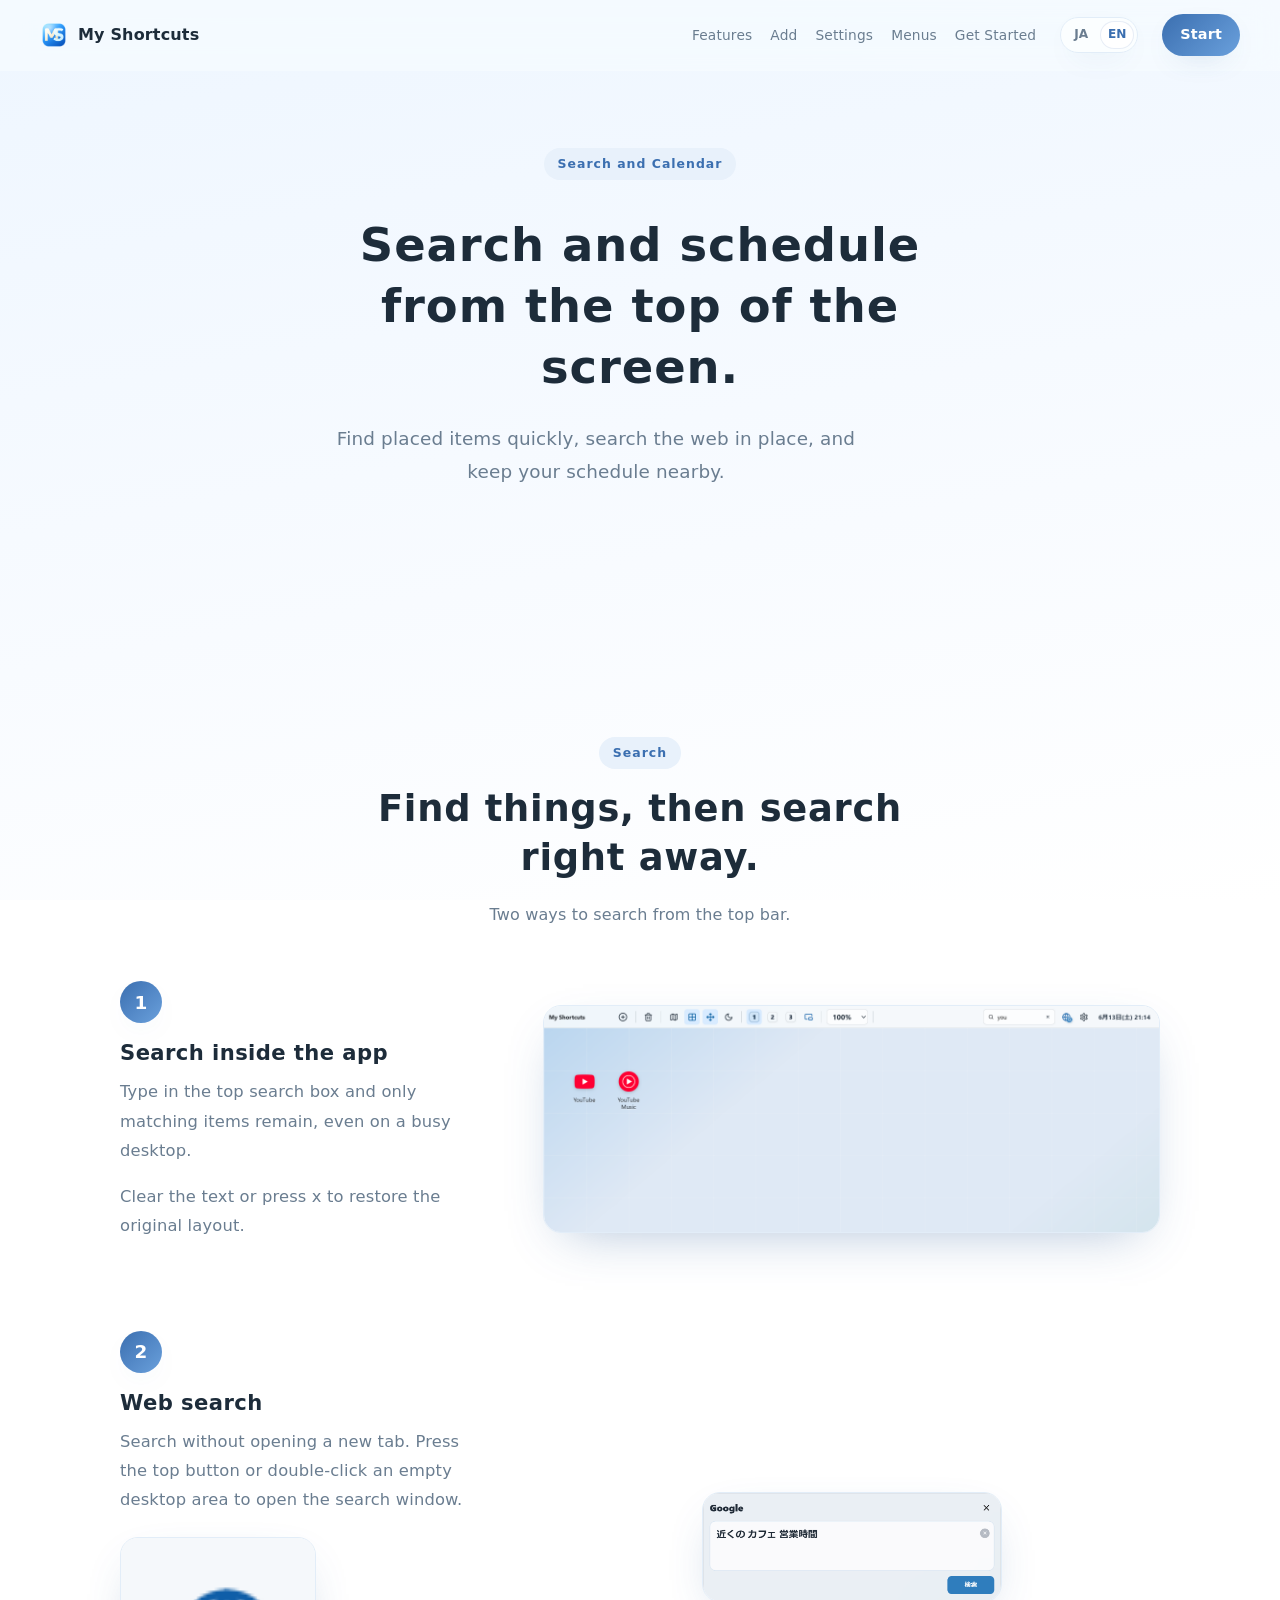
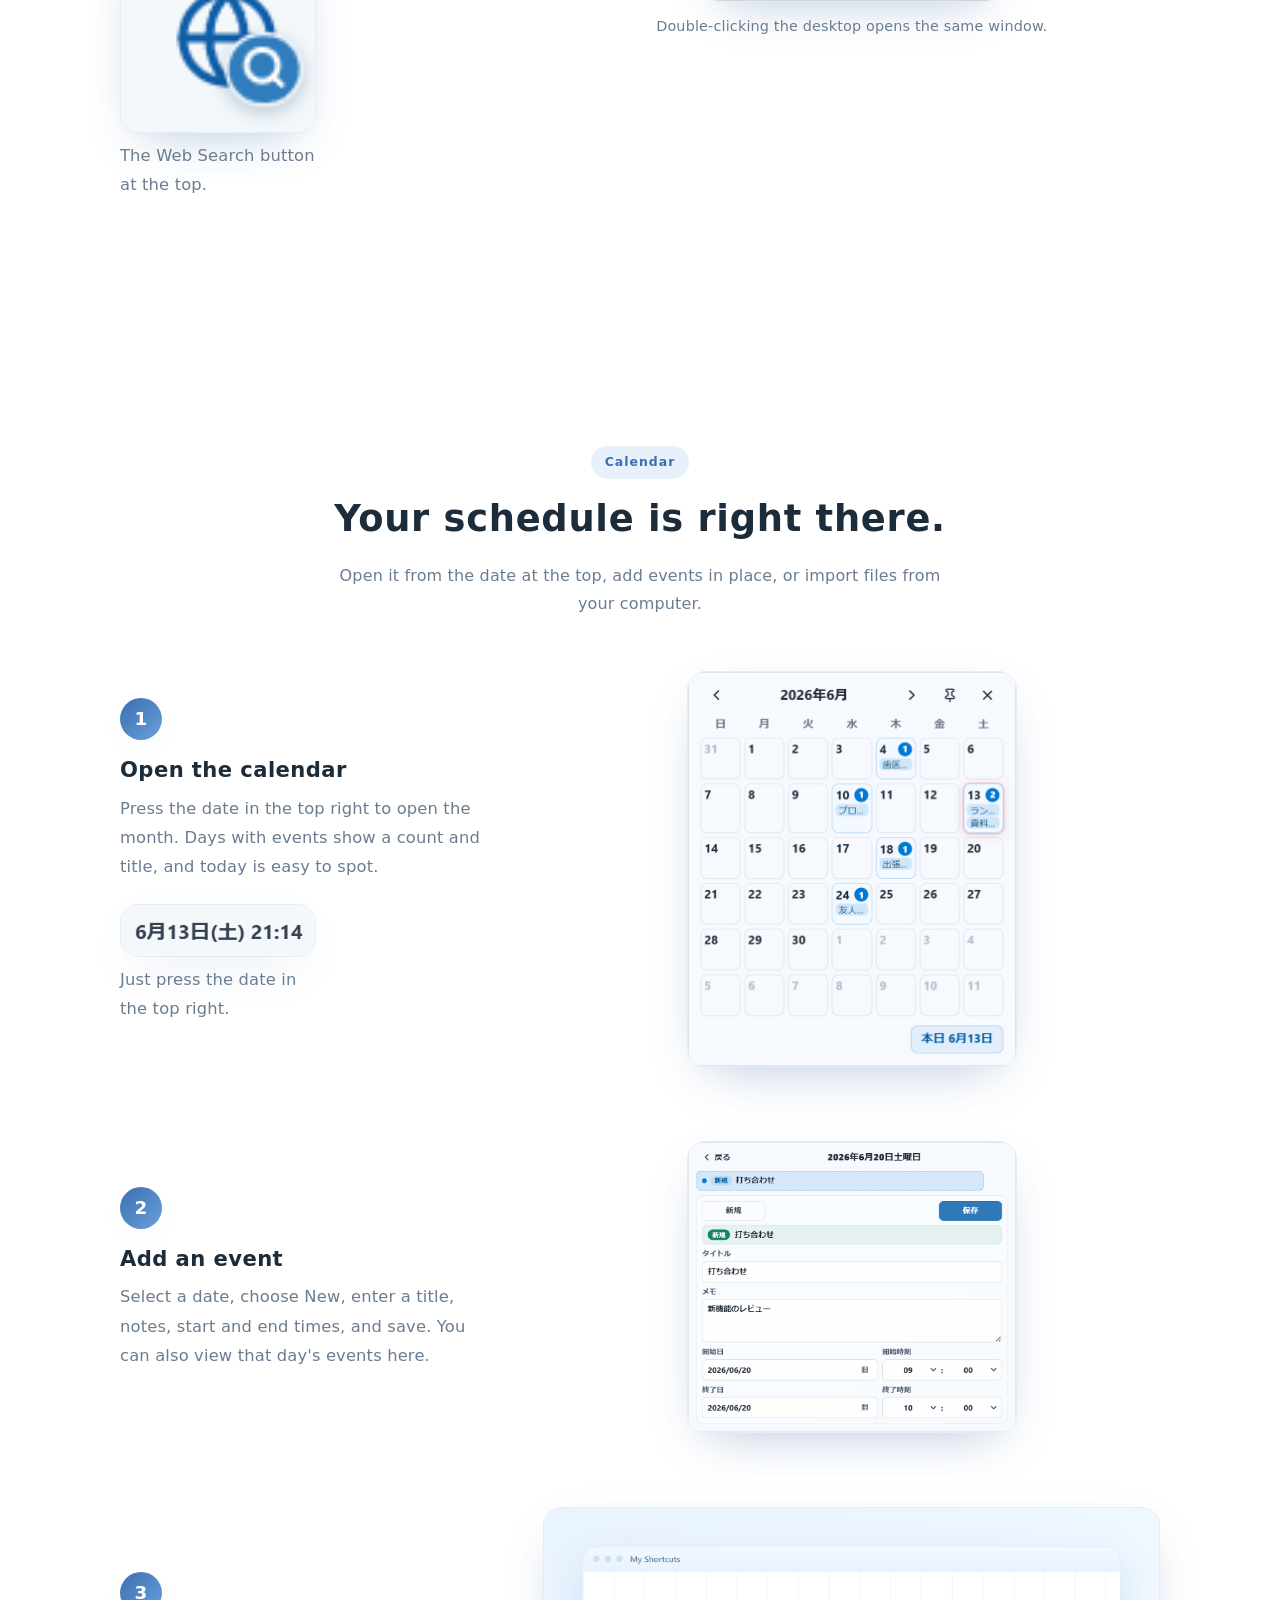
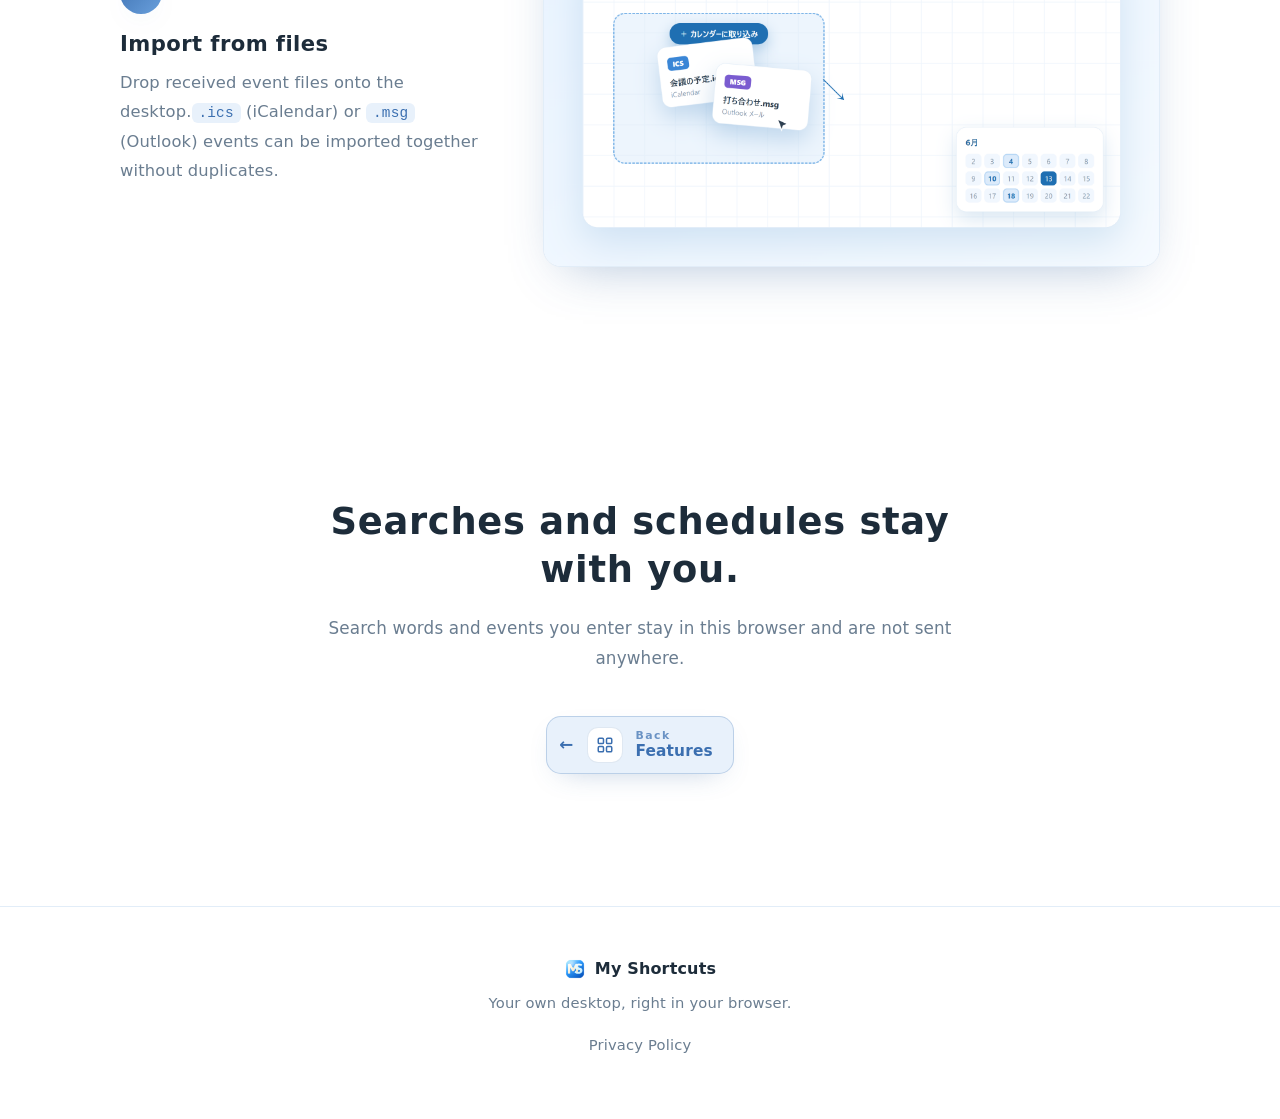
<file: search-calendar.html>
<!doctype html>
<html lang="ja">
<head>
<meta charset="utf-8" />
<meta name="viewport" content="width=device-width, initial-scale=1" />
<title>検索とカレンダー — My Shortcuts</title>
<meta name="description" content="画面上部の検索ボックスで置いたものをしぼり込み、ボタンやダブルクリックでそのまま Web 検索。上部の日付からカレンダーを開いて予定を記入、ics・msg ファイルの取り込みにも対応。My Shortcuts の検索とカレンダーの使い方を紹介します。" />
<link rel="icon" href="assets/logo.png" />
<link rel="stylesheet" href="styles.css" />
</head>
<body>

<header class="nav" id="nav">
  <a class="nav__brand" href="index.html">
    <img src="assets/logo.png" alt="" width="28" height="28" />
    <span>My Shortcuts</span>
  </a>
  <nav class="nav__links">
    <a href="index.html">機能紹介</a>
    <a href="add-shortcuts.html">追加方法</a>
    <a href="settings-guide.html">設定</a>
    <a href="menus-windows.html">メニュー操作</a>
    <a href="index.html#howto">始め方</a>
  </nav>
  <a class="nav__cta" href="index.html#get">はじめる</a>
</header>

<main id="top">

  <section class="subhero reveal">
    <span class="tag">検索とカレンダー</span>
    <h1>探すのも、予定も、画面の上から。</h1>
    <p class="lede">置いたものをすぐ見つけて、Web もそのまま調べる。予定も、いつも見える所に。</p>
  </section>

  <!-- 検索 -->
  <section class="howto" id="search">
    <div class="howto__head reveal">
      <span class="tag">検索</span>
      <h2>見つける。そのまま、調べる。</h2>
      <p>画面いちばん上のバーから、2 とおりの探しかた。</p>
    </div>

    <ol class="howto__steps">

      <li class="howto__step reveal">
        <div class="howto__text">
          <span class="howto__num">1</span>
          <h3>アプリ内の検索</h3>
          <p>上部の検索ボックスに打つと、名前の合うものだけがすっと残ります。たくさん並んでいても、目当てのアイコンへ一直線。</p>
          <p style="margin-top:14px">入力を消すか、× を押せば、もとの並びに戻ります。</p>
        </div>
        <div class="howto__shot"><div class="frame"><img src="assets/search-app.png" alt="上部の検索ボックスに「you」と入力し、YouTube と YouTube Music だけが残ったデスクトップ" /></div></div>
      </li>

      <li class="howto__step reveal">
        <div class="howto__text">
          <span class="howto__num">2</span>
          <h3>Web 検索</h3>
          <p>調べたいことは、わざわざタブを開かなくても大丈夫。上部のボタンを押すか、デスクトップの何もない所をダブルクリックすると、検索ウィンドウがその場に開きます。</p>
          <div class="trigshot">
            <div class="frame frame--mini"><img src="assets/websearch-btn.png" alt="上部にある Web 検索ボタン" /></div>
            <p class="shotcap">上部の Web 検索ボタン。</p>
          </div>
        </div>
        <div class="howto__shot">
          <div class="frame frame--snug"><img src="assets/websearch-window.png" alt="Web 検索ウィンドウ。選んだ検索エンジンの名前と入力欄、検索ボタン" /></div>
          <p class="shotcap">デスクトップのダブルクリックでも、同じウィンドウが開きます。</p>
        </div>
      </li>

    </ol>
  </section>

  <!-- カレンダー -->
  <section class="howto" id="calendar">
    <div class="howto__head reveal">
      <span class="tag">カレンダー</span>
      <h2>予定は、すぐそこに。</h2>
      <p>上部の日付から開いて、その場で書き込み。手元のファイルから取り込むこともできます。</p>
    </div>

    <ol class="howto__steps">

      <li class="howto__step reveal">
        <div class="howto__text">
          <span class="howto__num">1</span>
          <h3>カレンダーを開く</h3>
          <p>画面右上の日付を押すと、その月のカレンダーが開きます。予定のある日には、件数とタイトルがちらりと表示。今日の場所もひと目でわかります。</p>
          <div class="trigshot">
            <div class="frame"><img src="assets/clock.png" alt="画面右上の日付と時刻" /></div>
            <p class="shotcap">画面右上の日付を押すだけ。</p>
          </div>
        </div>
        <div class="howto__shot"><div class="frame frame--menu"><img src="assets/calendar-open.png" alt="開いたカレンダー。予定のある日に件数とタイトルが表示され、今日の日付が色付き" /></div></div>
      </li>

      <li class="howto__step reveal">
        <div class="howto__text">
          <span class="howto__num">2</span>
          <h3>予定を記入する</h3>
          <p>日付を選んで「新規」。タイトルとメモ、開始・終了の日時を入れて保存するだけ。その日に入っている予定も、ここで一覧できます。</p>
        </div>
        <div class="howto__shot"><div class="frame frame--menu"><img src="assets/calendar-add.png" alt="日付を選んで開いた予定の入力欄。タイトル・メモ・開始終了の日時を記入できる" /></div></div>
      </li>

      <li class="howto__step reveal">
        <div class="howto__text">
          <span class="howto__num">3</span>
          <h3>ファイルから取り込む</h3>
          <p>もらった予定ファイルは、デスクトップにドロップするだけ。<code>.ics</code>（iCalendar）や <code>.msg</code>（Outlook）の予定を、まとめてカレンダーに取り込めます。同じ予定は重ねて入りません。</p>
        </div>
        <div class="howto__shot"><div class="frame"><img src="assets/cal-import.png" alt="ics や msg のファイルをデスクトップにドロップして、予定としてカレンダーに取り込む様子" /></div></div>
      </li>

    </ol>
  </section>

  <section class="privacy reveal">
    <div class="privacy__inner">
      <h2>調べたことも、予定も、手元に。</h2>
      <p>検索の言葉も、書き込んだ予定も、このブラウザの中に。どこかへ送られることはありません。</p>
      <p style="margin-top:18px"><a class="pagebtn pagebtn--back" href="index.html#more">
        <span class="pagebtn__arrow" aria-hidden="true">←</span>
        <span class="pagebtn__ico"><svg width="18" height="18" viewBox="0 0 24 24" fill="none" stroke="currentColor" stroke-width="2" stroke-linecap="round" stroke-linejoin="round"><rect width="7" height="7" x="3" y="3" rx="1.5"/><rect width="7" height="7" x="14" y="3" rx="1.5"/><rect width="7" height="7" x="14" y="14" rx="1.5"/><rect width="7" height="7" x="3" y="14" rx="1.5"/></svg></span>
        <span class="pagebtn__label"><span class="pagebtn__eyebrow">もどる</span><span class="pagebtn__main">機能紹介</span></span>
      </a></p>
    </div>
  </section>

</main>

<footer class="foot">
  <div class="foot__brand">
    <img src="assets/logo.png" alt="" width="22" height="22" />
    <span>My Shortcuts</span>
  </div>
  <p>ブラウザに、自分だけのデスクトップを。</p>
  <p class="foot__legal"><a href="privacy-policy.html">プライバシーポリシー</a></p>
</footer>

<script src="script.js"></script>
</body>
</html>
</file>
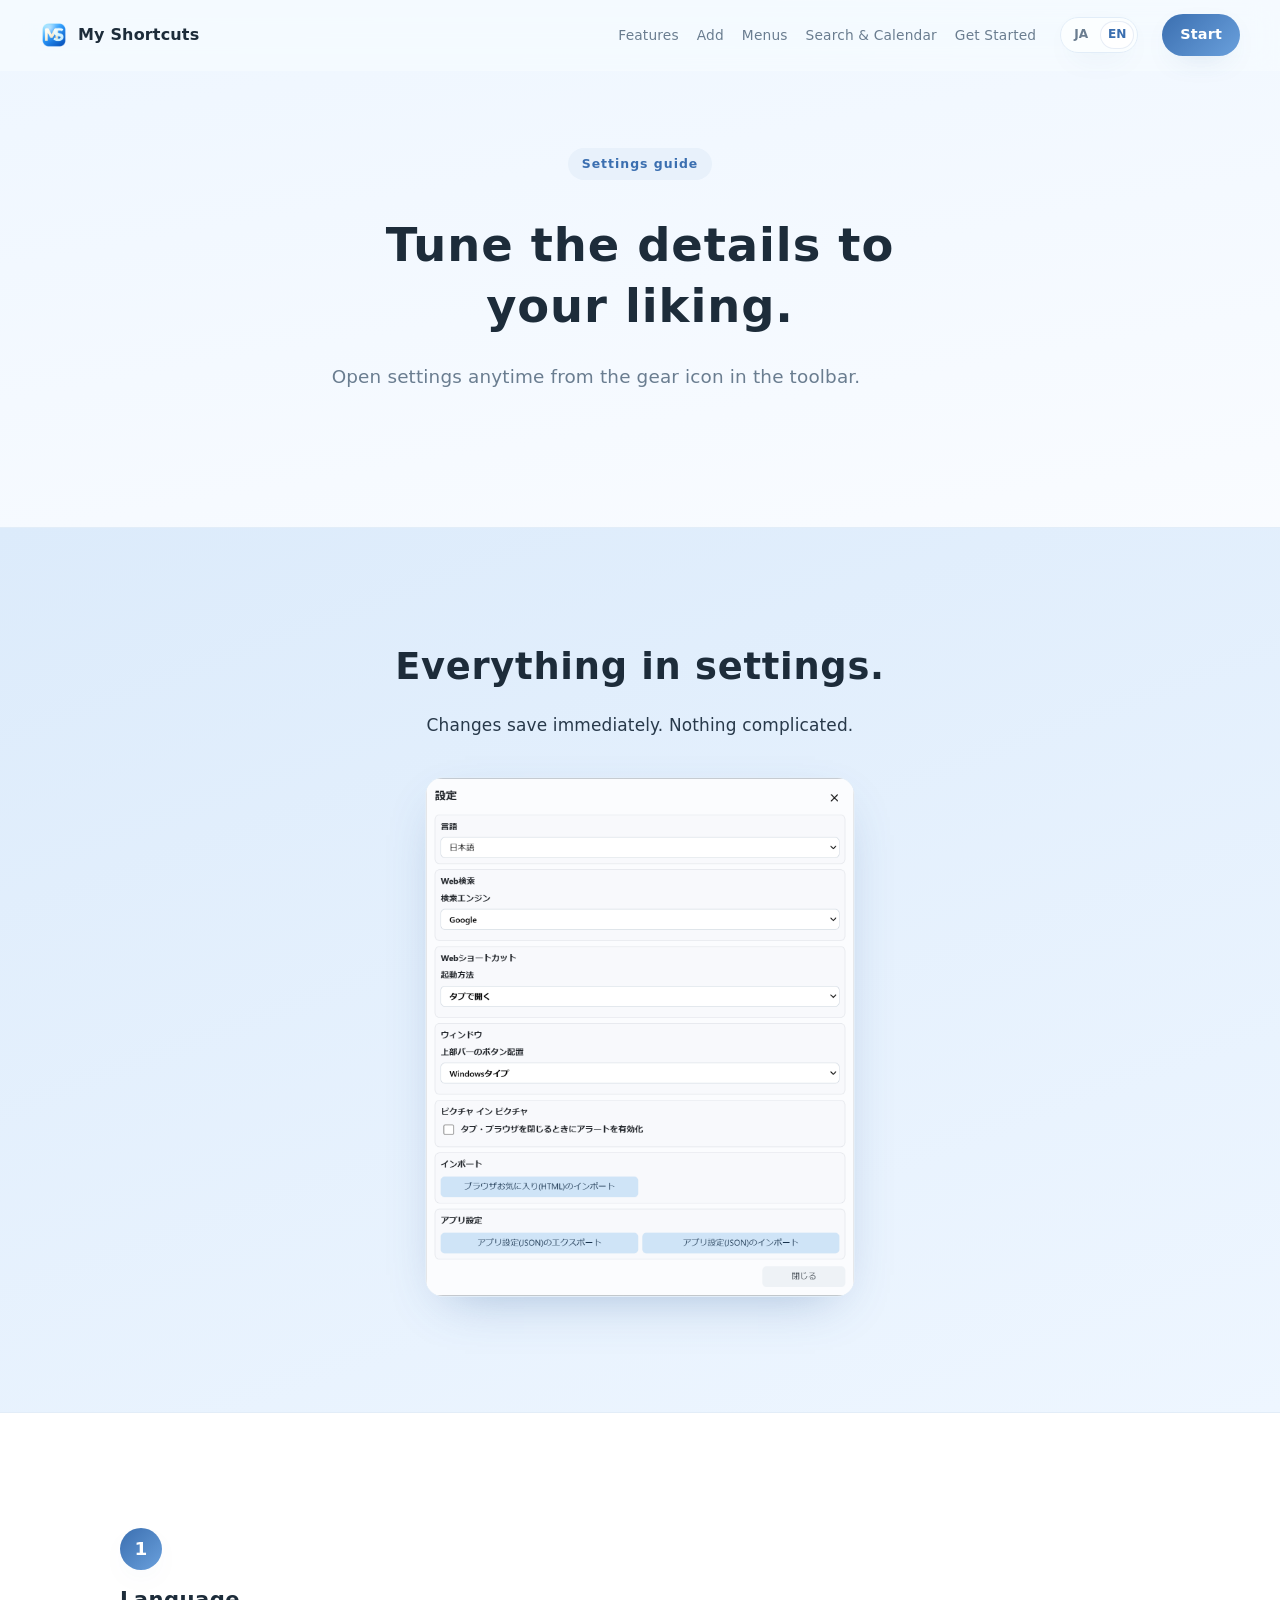
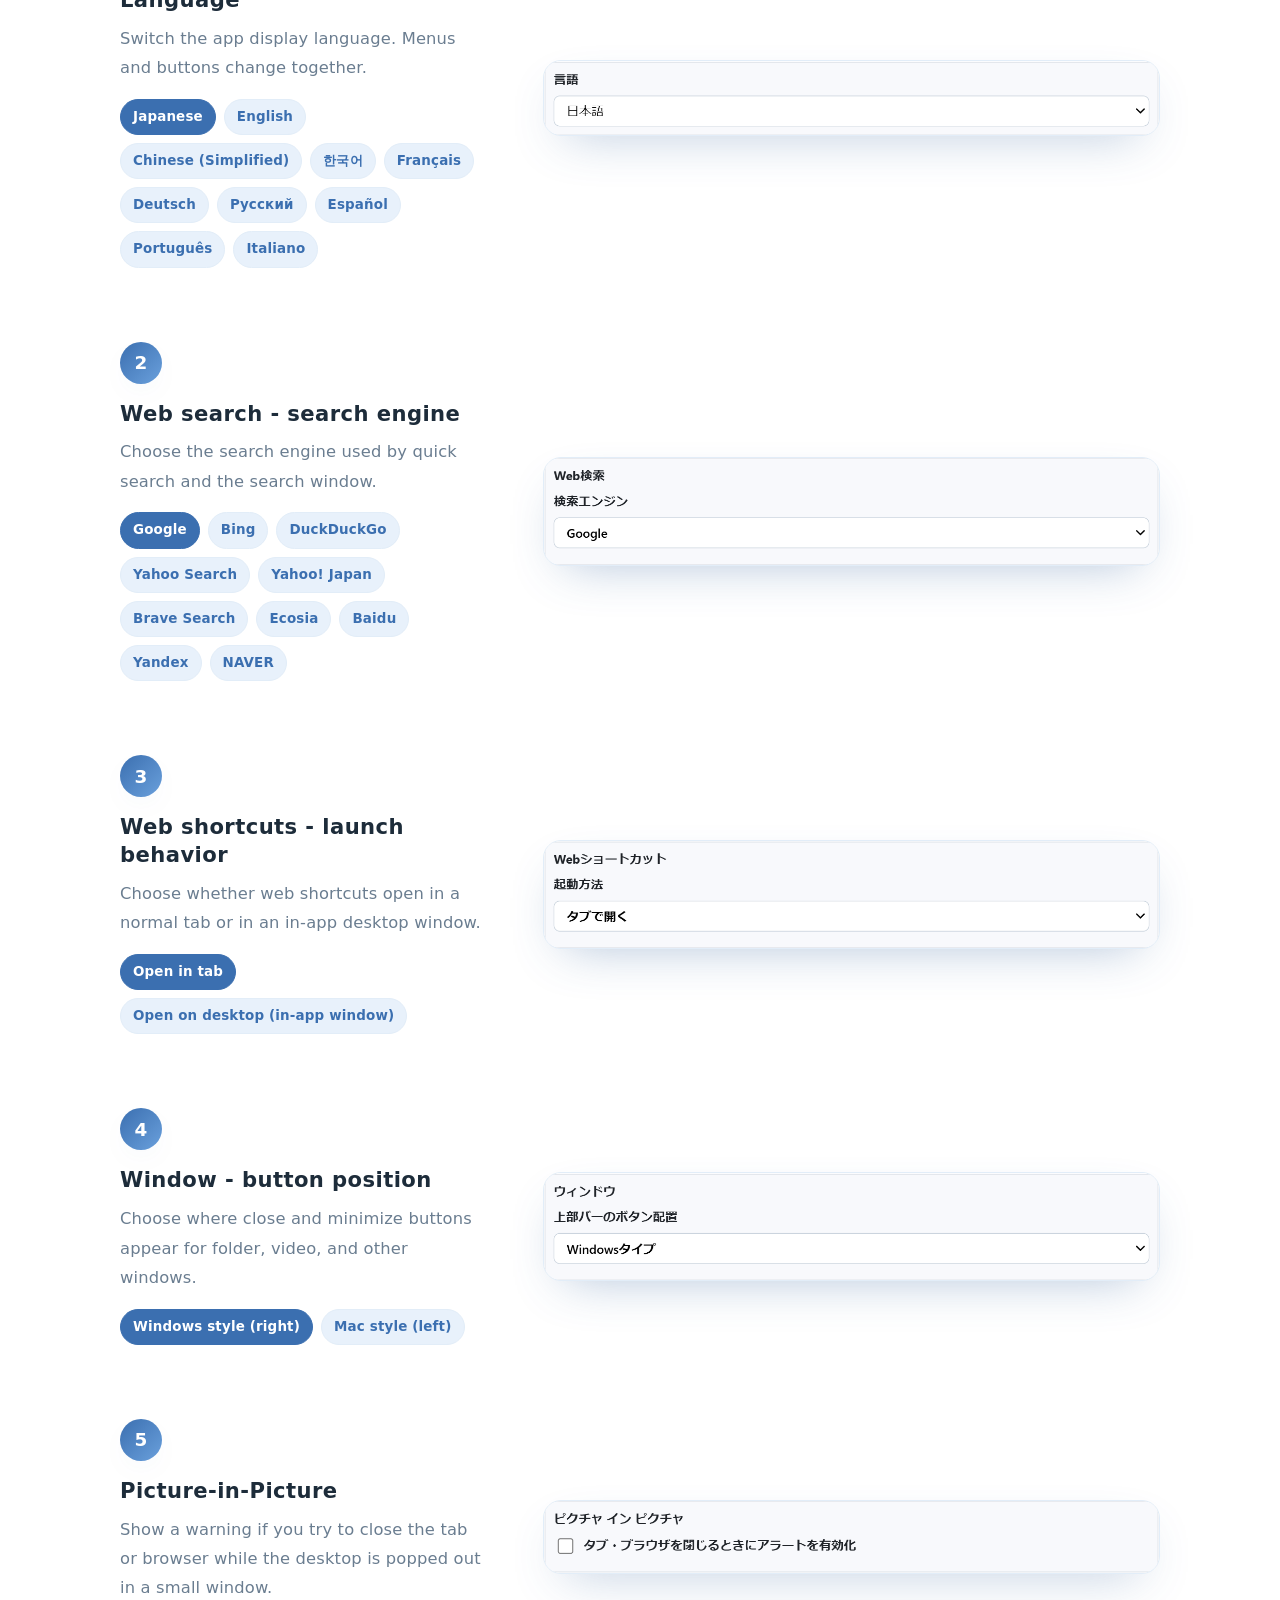
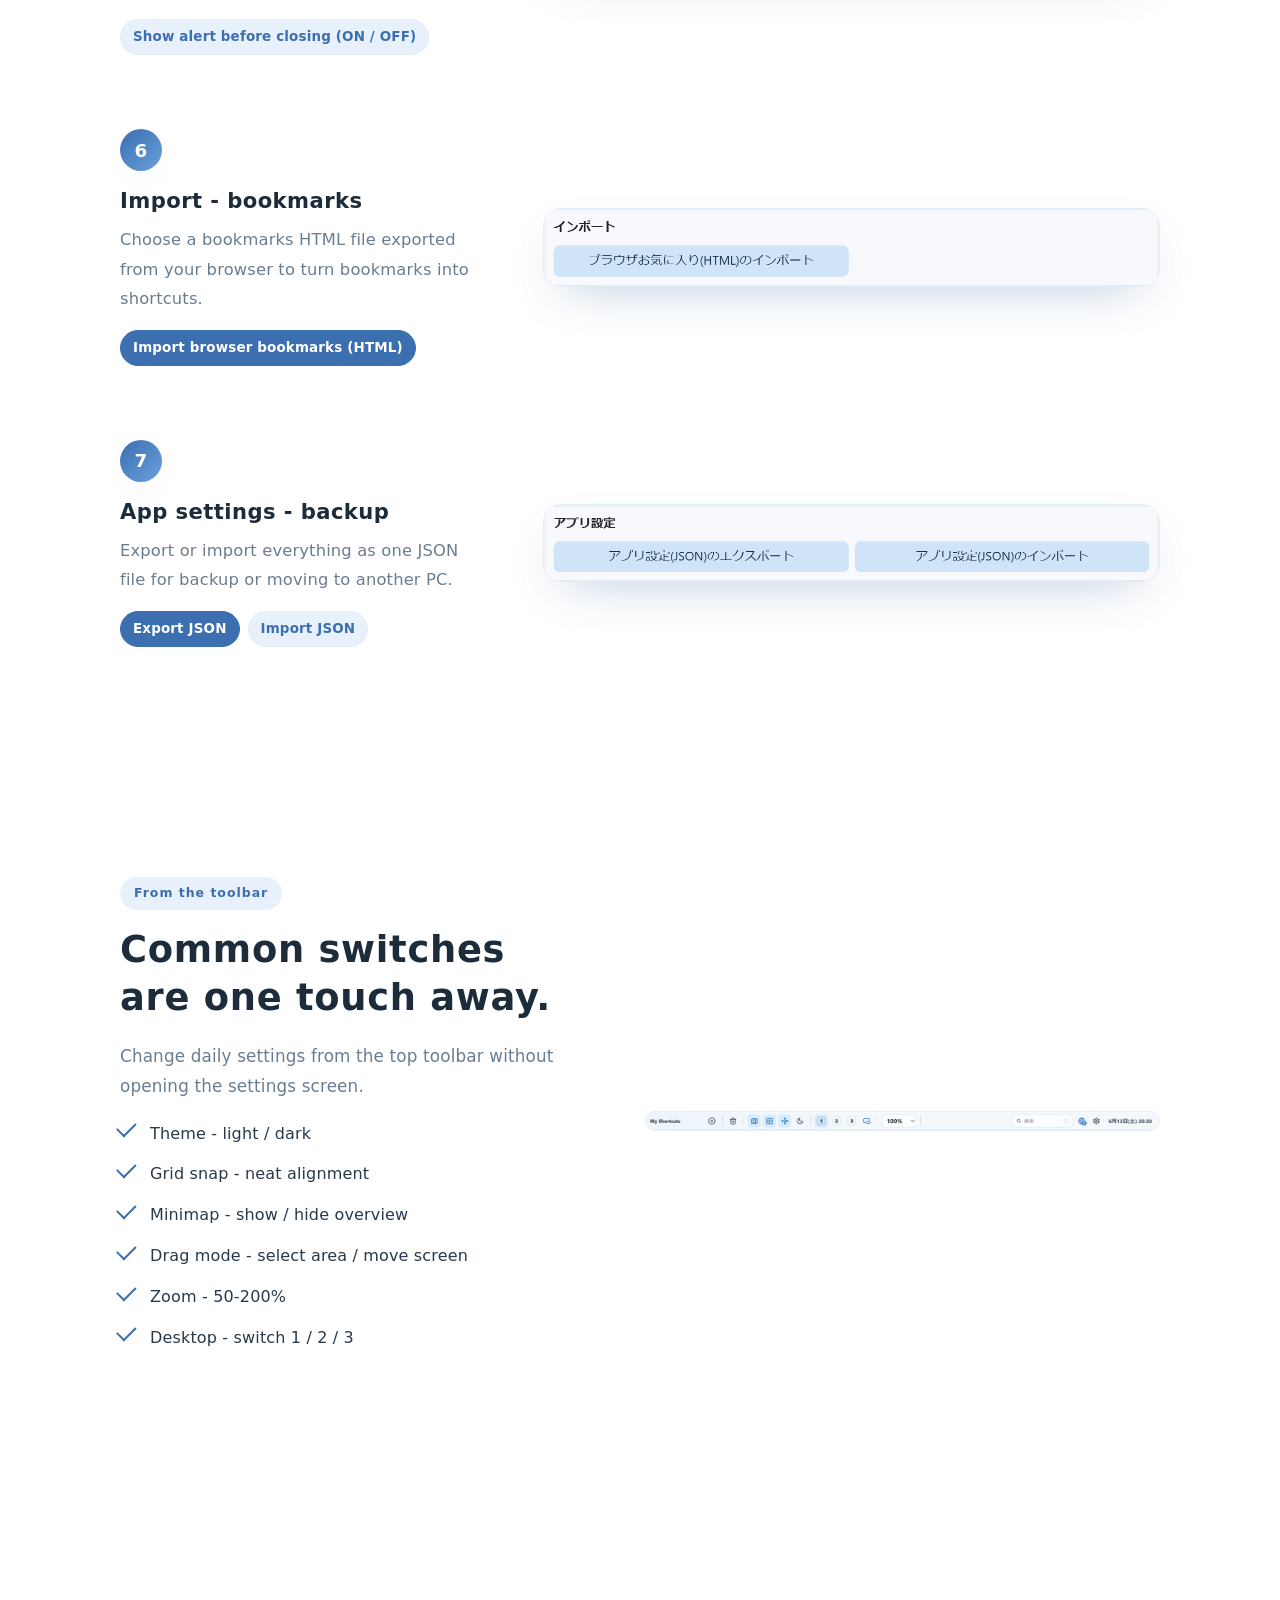
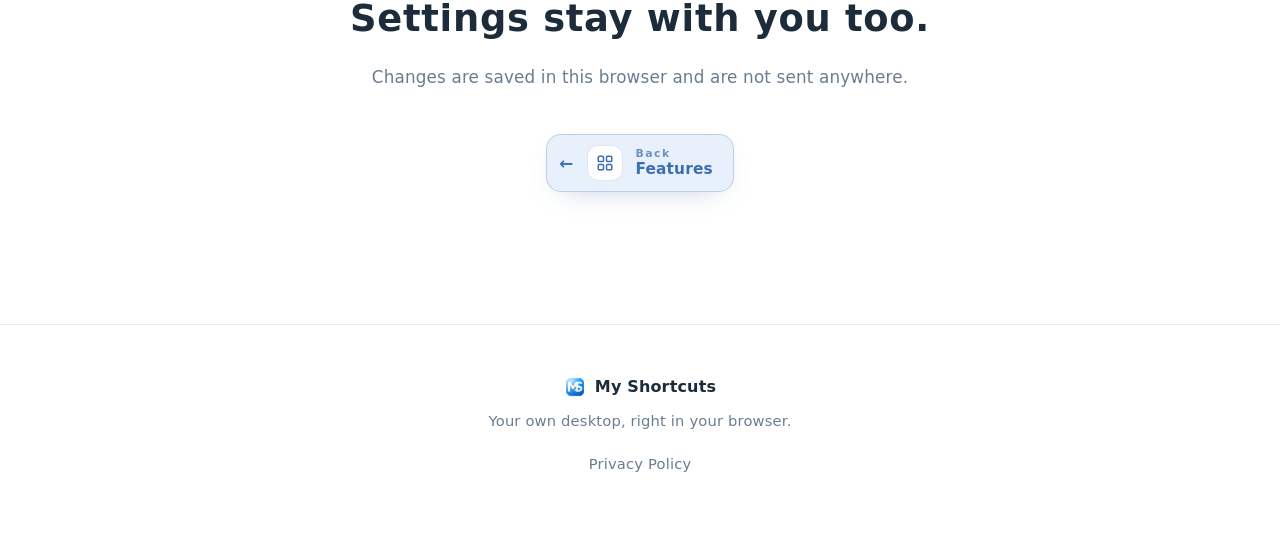
<file: settings-guide.html>
<!doctype html>
<html lang="ja">
<head>
<meta charset="utf-8" />
<meta name="viewport" content="width=device-width, initial-scale=1" />
<title>設定でできること — My Shortcuts</title>
<meta name="description" content="言語、検索エンジン、Webショートカットの開き方、ウィンドウのボタン配置、ピクチャ イン ピクチャ、お気に入りのインポート、設定のバックアップまで。My Shortcuts の設定画面でできることを詳しく紹介します。" />
<link rel="icon" href="assets/logo.png" />
<link rel="stylesheet" href="styles.css" />
</head>
<body>

<header class="nav" id="nav">
  <a class="nav__brand" href="index.html">
    <img src="assets/logo.png" alt="" width="28" height="28" />
    <span>My Shortcuts</span>
  </a>
  <nav class="nav__links">
    <a href="index.html">機能紹介</a>
    <a href="add-shortcuts.html">追加方法</a>
    <a href="menus-windows.html">メニュー操作</a>
    <a href="search-calendar.html">検索・カレンダー</a>
    <a href="index.html#howto">始め方</a>
  </nav>
  <a class="nav__cta" href="index.html#get">はじめる</a>
</header>

<main id="top">

  <section class="subhero reveal">
    <span class="tag">設定でできること</span>
    <h1>細かなところまで、自分好みに。</h1>
    <p class="lede">ツールバーのギア（⚙）アイコンから、いつでも開けます。</p>
  </section>

  <section class="settings-overview">
    <div class="settings-overview__head reveal">
      <h2>設定画面のぜんぶ。</h2>
      <p>変更はその場で保存。むずかしい設定はありません。</p>
    </div>
    <div class="reveal">
      <div class="frame"><img src="assets/settings-full.png" alt="My Shortcuts の設定画面の全体。言語・Web検索・Webショートカット・ウィンドウ・ピクチャインピクチャ・インポート・アプリ設定の各項目" /></div>
    </div>
  </section>

  <section class="howto" id="detail">
    <ol class="howto__steps">

      <li class="howto__step reveal">
        <div class="howto__text">
          <span class="howto__num">1</span>
          <h3>言語</h3>
          <p>アプリ全体の表示言語を切り替えます。メニューやボタンの文言がすべて変わります。</p>
          <div class="opts">
            <span class="opt opt--on">日本語</span><span class="opt">English</span><span class="opt">中文（简体）</span>
            <span class="opt">한국어</span><span class="opt">Français</span><span class="opt">Deutsch</span>
            <span class="opt">Русский</span><span class="opt">Español</span><span class="opt">Português</span><span class="opt">Italiano</span>
          </div>
        </div>
        <div class="howto__shot"><div class="frame"><img src="assets/settings-1.png" alt="設定の言語セクション" /></div></div>
      </li>

      <li class="howto__step reveal">
        <div class="howto__text">
          <span class="howto__num">2</span>
          <h3>Web検索 — 検索エンジン</h3>
          <p>ツールバーのクイック検索や検索ウィンドウから Web を調べるときに使う検索エンジンを選びます。</p>
          <div class="opts">
            <span class="opt opt--on">Google</span><span class="opt">Bing</span><span class="opt">DuckDuckGo</span>
            <span class="opt">Yahoo Search</span><span class="opt">Yahoo! Japan</span><span class="opt">Brave Search</span>
            <span class="opt">Ecosia</span><span class="opt">Baidu</span><span class="opt">Yandex</span><span class="opt">NAVER</span>
          </div>
        </div>
        <div class="howto__shot"><div class="frame"><img src="assets/settings-2.png" alt="設定のWeb検索セクション" /></div></div>
      </li>

      <li class="howto__step reveal">
        <div class="howto__text">
          <span class="howto__num">3</span>
          <h3>Webショートカット — 起動方法</h3>
          <p>Webショートカットを開いたときの動きを選べます。いつものタブで開くか、画面を離れずアプリ内のウィンドウで開くか。</p>
          <div class="opts">
            <span class="opt opt--on">タブで開く</span><span class="opt">デスクトップで開く（アプリ内のウィンドウ）</span>
          </div>
        </div>
        <div class="howto__shot"><div class="frame"><img src="assets/settings-3.png" alt="設定のWebショートカット起動方法セクション" /></div></div>
      </li>

      <li class="howto__step reveal">
        <div class="howto__text">
          <span class="howto__num">4</span>
          <h3>ウィンドウ — 上部バーのボタン配置</h3>
          <p>フォルダや動画などのウィンドウにある、閉じる・最小化ボタンの位置を選べます。使い慣れた配置でどうぞ。</p>
          <div class="opts">
            <span class="opt opt--on">Windowsタイプ（右）</span><span class="opt">Macタイプ（左）</span>
          </div>
        </div>
        <div class="howto__shot"><div class="frame"><img src="assets/settings-4.png" alt="設定のウィンドウ ボタン配置セクション" /></div></div>
      </li>

      <li class="howto__step reveal">
        <div class="howto__text">
          <span class="howto__num">5</span>
          <h3>ピクチャ イン ピクチャ</h3>
          <p>デスクトップを小さなウィンドウに切り出して表示しているとき、タブやブラウザを閉じようとしたら確認を出すかどうか。うっかり消してしまうのを防げます。</p>
          <div class="opts">
            <span class="opt">閉じるときにアラートを表示（ON / OFF）</span>
          </div>
        </div>
        <div class="howto__shot"><div class="frame"><img src="assets/settings-5.png" alt="設定のピクチャインピクチャ セクション" /></div></div>
      </li>

      <li class="howto__step reveal">
        <div class="howto__text">
          <span class="howto__num">6</span>
          <h3>インポート — お気に入り</h3>
          <p>ブラウザからエクスポートしたお気に入り（HTML）を選ぶと、これまでのブックマークをまとめてショートカットにできます。</p>
          <div class="opts">
            <span class="opt opt--on">ブラウザお気に入り(HTML)のインポート</span>
          </div>
        </div>
        <div class="howto__shot"><div class="frame"><img src="assets/settings-6.png" alt="設定のインポート セクション" /></div></div>
      </li>

      <li class="howto__step reveal">
        <div class="howto__text">
          <span class="howto__num">7</span>
          <h3>アプリ設定 — バックアップ</h3>
          <p>並べたものや設定をまるごと 1 つの JSON ファイルに書き出し／読み込みできます。バックアップや、別の PC への引っ越しに。</p>
          <div class="opts">
            <span class="opt opt--on">JSON のエクスポート</span><span class="opt">JSON のインポート</span>
          </div>
        </div>
        <div class="howto__shot"><div class="frame"><img src="assets/settings-7.png" alt="設定のアプリ設定 JSON入出力セクション" /></div></div>
      </li>

    </ol>
  </section>

  <section class="feature" id="quick">
    <div class="feature__text reveal">
      <span class="tag">ツールバーから</span>
      <h2>よく使う切り替えは、ワンタッチ。</h2>
      <p>毎日変えるものは、設定を開かなくても上部のツールバーからすぐに。</p>
      <ul class="ticks">
        <li>テーマ — ライト / ダーク</li>
        <li>グリッド吸着 — きれいに整列</li>
        <li>ミニマップ — 全体の表示 / 非表示</li>
        <li>ドラッグ操作 — 範囲選択 / 画面移動</li>
        <li>表示倍率 — 50〜200%</li>
        <li>デスクトップ — 1 / 2 / 3 を切り替え</li>
      </ul>
    </div>
    <div class="feature__media reveal">
      <div class="frame"><img src="assets/toolbar.png" alt="上部ツールバー。テーマやグリッド、ミニマップ、表示倍率、デスクトップ切替などのボタン" /></div>
    </div>
  </section>

  <section class="privacy reveal">
    <div class="privacy__inner">
      <h2>設定も、ぜんぶ手元に。</h2>
      <p>変更した内容はこのブラウザの中に保存され、どこかに送られることはありません。</p>
      <p style="margin-top:18px"><a class="pagebtn pagebtn--back" href="index.html#details">
        <span class="pagebtn__arrow" aria-hidden="true">←</span>
        <span class="pagebtn__ico"><svg width="18" height="18" viewBox="0 0 24 24" fill="none" stroke="currentColor" stroke-width="2" stroke-linecap="round" stroke-linejoin="round"><rect width="7" height="7" x="3" y="3" rx="1.5"/><rect width="7" height="7" x="14" y="3" rx="1.5"/><rect width="7" height="7" x="14" y="14" rx="1.5"/><rect width="7" height="7" x="3" y="14" rx="1.5"/></svg></span>
        <span class="pagebtn__label"><span class="pagebtn__eyebrow">もどる</span><span class="pagebtn__main">機能紹介</span></span>
      </a></p>
    </div>
  </section>

</main>

<footer class="foot">
  <div class="foot__brand">
    <img src="assets/logo.png" alt="" width="22" height="22" />
    <span>My Shortcuts</span>
  </div>
  <p>ブラウザに、自分だけのデスクトップを。</p>
  <p class="foot__legal"><a href="privacy-policy.html">プライバシーポリシー</a></p>
</footer>

<script src="script.js"></script>
</body>
</html>
</file>
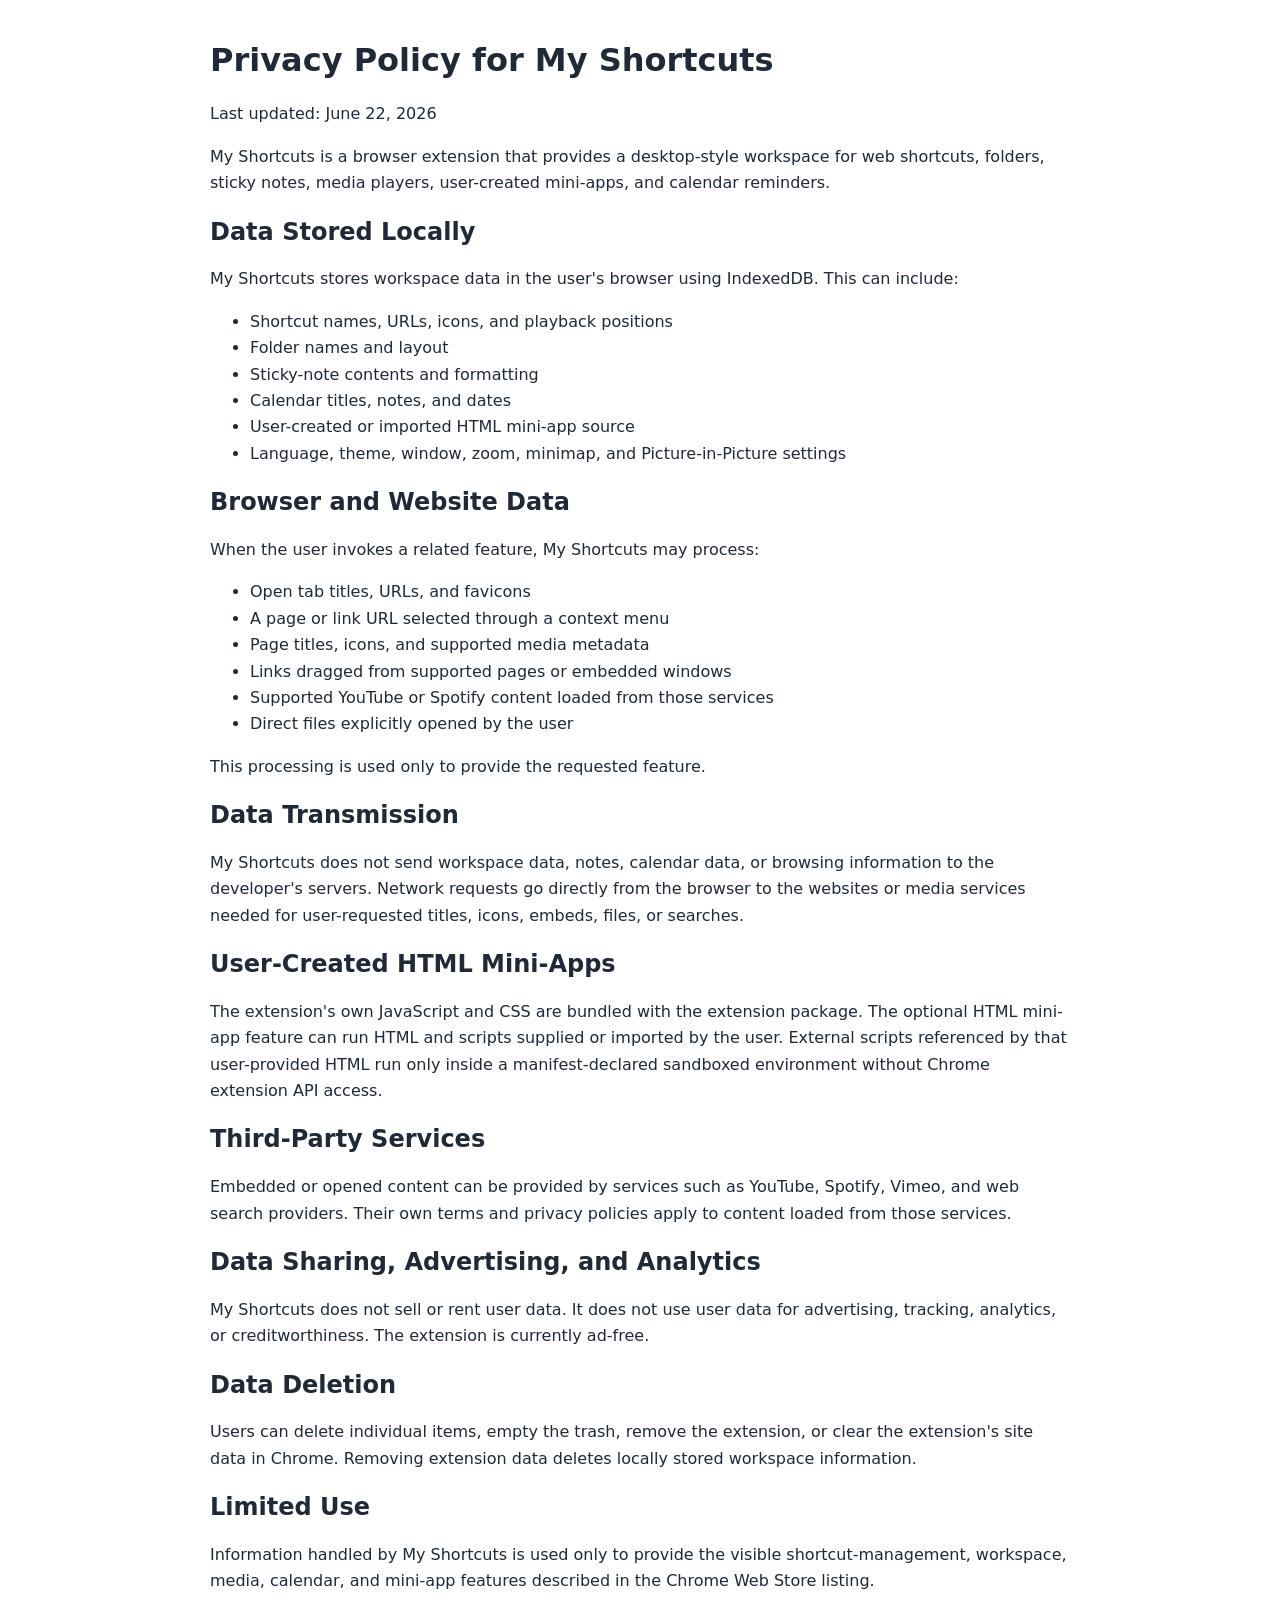
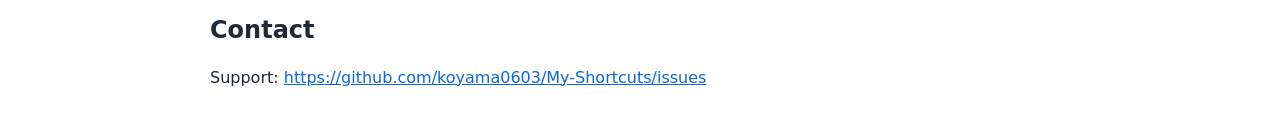
<file: en/privacy-policy-en.html>
<!doctype html>
<html lang="en">
  <head>
    <meta charset="utf-8" />
    <meta name="viewport" content="width=device-width, initial-scale=1" />
    <title>Privacy Policy - My Shortcuts</title>
    <style>
      body {
        max-width: 860px;
        margin: 40px auto;
        padding: 0 20px;
        color: #1f2937;
        font-family: system-ui, -apple-system, BlinkMacSystemFont, "Segoe UI", sans-serif;
        line-height: 1.65;
      }
      h1,
      h2 {
        line-height: 1.25;
      }
      a {
        color: #0969da;
      }
    </style>
  </head>
  <body>
    <h1>Privacy Policy for My Shortcuts</h1>
    <p>Last updated: June 22, 2026</p>
    <p>
      My Shortcuts is a browser extension that provides a desktop-style workspace for web
      shortcuts, folders, sticky notes, media players, user-created mini-apps, and calendar
      reminders.
    </p>

    <h2>Data Stored Locally</h2>
    <p>My Shortcuts stores workspace data in the user's browser using IndexedDB. This can include:</p>
    <ul>
      <li>Shortcut names, URLs, icons, and playback positions</li>
      <li>Folder names and layout</li>
      <li>Sticky-note contents and formatting</li>
      <li>Calendar titles, notes, and dates</li>
      <li>User-created or imported HTML mini-app source</li>
      <li>Language, theme, window, zoom, minimap, and Picture-in-Picture settings</li>
    </ul>

    <h2>Browser and Website Data</h2>
    <p>When the user invokes a related feature, My Shortcuts may process:</p>
    <ul>
      <li>Open tab titles, URLs, and favicons</li>
      <li>A page or link URL selected through a context menu</li>
      <li>Page titles, icons, and supported media metadata</li>
      <li>Links dragged from supported pages or embedded windows</li>
      <li>Supported YouTube or Spotify content loaded from those services</li>
      <li>Direct files explicitly opened by the user</li>
    </ul>
    <p>This processing is used only to provide the requested feature.</p>

    <h2>Data Transmission</h2>
    <p>
      My Shortcuts does not send workspace data, notes, calendar data, or browsing information to
      the developer's servers. Network requests go directly from the browser to the websites or
      media services needed for user-requested titles, icons, embeds, files, or searches.
    </p>

    <h2>User-Created HTML Mini-Apps</h2>
    <p>
      The extension's own JavaScript and CSS are bundled with the extension package. The optional
      HTML mini-app feature can run HTML and scripts supplied or imported by the user. External
      scripts referenced by that user-provided HTML run only inside a manifest-declared sandboxed
      environment without Chrome extension API access.
    </p>

    <h2>Third-Party Services</h2>
    <p>
      Embedded or opened content can be provided by services such as YouTube, Spotify, Vimeo, and
      web search providers. Their own terms and privacy policies apply to content loaded from those
      services.
    </p>

    <h2>Data Sharing, Advertising, and Analytics</h2>
    <p>
      My Shortcuts does not sell or rent user data. It does not use user data for advertising,
      tracking, analytics, or creditworthiness. The extension is currently ad-free.
    </p>

    <h2>Data Deletion</h2>
    <p>
      Users can delete individual items, empty the trash, remove the extension, or clear the
      extension's site data in Chrome. Removing extension data deletes locally stored workspace
      information.
    </p>

    <h2>Limited Use</h2>
    <p>
      Information handled by My Shortcuts is used only to provide the visible shortcut-management,
      workspace, media, calendar, and mini-app features described in the Chrome Web Store listing.
    </p>

    <h2>Contact</h2>
    <p>
      Support:
      <a href="https://github.com/koyama0603/My-Shortcuts/issues"
        >https://github.com/koyama0603/My-Shortcuts/issues</a
      >
    </p>
  </body>
</html>
</file>
<file: styles.css>
/* ============ tokens ============ */
:root {
  --bg-top: #eef6ff;
  --bg-bottom: #f8fbff;
  --ink: #28394a;
  --ink-strong: #1d2c3a;
  --muted: #6a7d90;
  --accent: #3b6fb0;
  --accent-2: #6aa0dc;
  --accent-soft: #e8f1fb;
  --card: #ffffff;
  --line: #e2edf8;
  --shadow: 0 18px 50px -22px rgba(54, 99, 158, 0.42);
  --shadow-sm: 0 10px 30px -16px rgba(54, 99, 158, 0.4);
  --radius: 18px;
  --maxw: 1120px;
  --font: -apple-system, BlinkMacSystemFont, "Hiragino Sans", "Noto Sans JP",
    "Segoe UI", Meiryo, system-ui, sans-serif;
}

* { box-sizing: border-box; }
html { scroll-behavior: smooth; }

body {
  margin: 0;
  font-family: var(--font);
  color: var(--ink);
  background: linear-gradient(170deg, var(--bg-top) 0%, var(--bg-bottom) 60%, #ffffff 100%);
  background-attachment: fixed;
  line-height: 1.8;
  -webkit-font-smoothing: antialiased;
  letter-spacing: 0.01em;
}

h1, h2, h3 { color: var(--ink-strong); line-height: 1.32; letter-spacing: 0.02em; }
h1 { font-size: clamp(2rem, 4.6vw, 3.4rem); font-weight: 700; margin: 0 0 0.6em; }
h2 { font-size: clamp(1.6rem, 3.2vw, 2.3rem); font-weight: 700; margin: 0 0 0.5em; }
h3 { font-size: 1.12rem; font-weight: 700; margin: 0 0 0.4em; }
p { margin: 0 0 1em; }
img { max-width: 100%; display: block; }
a { color: inherit; text-decoration: none; }

/* ============ nav ============ */
.nav {
  position: sticky; top: 0; z-index: 50;
  display: flex; align-items: center; gap: 24px;
  padding: 14px clamp(18px, 4vw, 40px);
  background: rgba(247, 251, 255, 0.72);
  backdrop-filter: saturate(160%) blur(14px);
  -webkit-backdrop-filter: saturate(160%) blur(14px);
  border-bottom: 1px solid transparent;
  transition: border-color 0.4s ease, background 0.4s ease;
}
.nav.is-scrolled { border-bottom-color: var(--line); background: rgba(247, 251, 255, 0.86); }
.nav__brand { display: flex; align-items: center; gap: 10px; font-weight: 700; color: var(--ink-strong); }
.nav__brand img { border-radius: 7px; }
.nav__links { display: flex; gap: 22px; margin-left: auto; font-size: 0.92rem; color: var(--muted); }
.nav__links a { position: relative; padding: 4px 0; transition: color 0.25s ease; }
.nav__links a::after {
  content: ""; position: absolute; left: 0; right: 100%; bottom: -2px; height: 2px;
  background: var(--accent); border-radius: 2px; transition: right 0.3s ease;
}
.nav__links a:hover { color: var(--accent); }
.nav__links a:hover::after { right: 0; }
.nav__lang {
  display: inline-flex; align-items: center; gap: 2px; padding: 3px;
  border: 1px solid var(--line); border-radius: 999px;
  background: rgba(255, 255, 255, 0.66); box-shadow: var(--shadow-sm);
}
.nav__lang button {
  display: inline-grid; place-items: center; min-width: 34px; height: 28px;
  border: 0; border-radius: 999px; background: transparent; color: var(--muted);
  font: inherit; font-size: 0.76rem; font-weight: 800; cursor: pointer;
  transition: background 0.2s ease, color 0.2s ease, box-shadow 0.2s ease;
}
.nav__lang button.is-active {
  background: #fff; color: var(--accent); box-shadow: inset 0 0 0 1px rgba(59, 111, 176, 0.12);
}
.nav__lang button:focus-visible { outline: 2px solid var(--accent-2); outline-offset: 2px; }
.nav__cta {
  padding: 8px 18px; border-radius: 999px; font-size: 0.9rem; font-weight: 600;
  color: #fff; background: linear-gradient(135deg, var(--accent), var(--accent-2));
  box-shadow: var(--shadow-sm); transition: transform 0.25s ease, box-shadow 0.25s ease;
}
.nav__cta:hover { transform: translateY(-1px); box-shadow: 0 14px 30px -14px rgba(54, 99, 158, 0.55); }

/* ============ buttons ============ */
.btn {
  display: inline-flex; align-items: center; justify-content: center;
  padding: 13px 26px; border-radius: 999px; font-weight: 600; font-size: 0.98rem;
  transition: transform 0.25s ease, box-shadow 0.25s ease, background 0.25s ease;
}
.btn--primary { color: #fff; background: linear-gradient(135deg, var(--accent), var(--accent-2)); box-shadow: var(--shadow-sm); }
.btn--primary:hover { transform: translateY(-2px); box-shadow: 0 18px 36px -16px rgba(54, 99, 158, 0.6); }
.btn--ghost { color: var(--accent); background: #fff; border: 1px solid var(--line); }
.btn--ghost:hover { transform: translateY(-2px); border-color: var(--accent-2); }
.btn--lg { padding: 16px 38px; font-size: 1.05rem; }

/* ============ shared layout ============ */
section { padding: clamp(64px, 9vw, 120px) clamp(18px, 4vw, 40px); scroll-margin-top: 68px; }
.eyebrow { color: var(--accent); font-weight: 600; font-size: 0.86rem; letter-spacing: 0.14em; text-transform: uppercase; margin: 0 0 0.8em; }
.tag {
  display: inline-block; font-size: 0.78rem; font-weight: 700; letter-spacing: 0.08em;
  color: var(--accent); background: var(--accent-soft); padding: 5px 14px; border-radius: 999px; margin-bottom: 16px;
}
.tag--light { color: var(--accent); background: rgba(255, 255, 255, 0.75); }

.ticks { list-style: none; padding: 0; margin: 18px 0 0; }
.ticks li { position: relative; padding-left: 30px; margin-bottom: 12px; color: var(--ink); }
.ticks li::before {
  content: ""; position: absolute; left: 0; top: 0.55em;
  width: 16px; height: 9px; border-left: 2.4px solid var(--accent); border-bottom: 2.4px solid var(--accent);
  transform: rotate(-45deg); transform-origin: left center;
}

/* ============ frame (screenshot) ============ */
.frame {
  border-radius: var(--radius); overflow: hidden;
  background: #fff; border: 1px solid var(--line); box-shadow: var(--shadow);
  transition: transform 0.5s cubic-bezier(.2,.7,.3,1), box-shadow 0.5s ease;
}
.frame img { width: 100%; }
.frame:hover { transform: translateY(-6px); box-shadow: 0 28px 60px -24px rgba(54, 99, 158, 0.5); }
.frame--float { animation: floaty 7s ease-in-out infinite; }
@keyframes floaty { 0%,100% { transform: translateY(0); } 50% { transform: translateY(-10px); } }
.frame--wide { max-width: 760px; margin: 0 auto; }

/* ============ hero ============ */
.hero {
  display: grid; grid-template-columns: 1.05fr 1.1fr; gap: clamp(30px, 5vw, 70px);
  align-items: center; max-width: var(--maxw); margin: 0 auto;
  padding-top: clamp(50px, 7vw, 90px);
}
.lede { font-size: 1.18rem; color: var(--ink); max-width: 30em; }
.hero__actions { display: flex; gap: 14px; flex-wrap: wrap; margin: 26px 0 16px; }
.hero__note { font-size: 0.9rem; color: var(--muted); margin: 0; }

/* ============ feature rows ============ */
.feature {
  display: grid; grid-template-columns: 1fr 1.15fr; gap: clamp(34px, 6vw, 84px);
  align-items: center; max-width: var(--maxw); margin: 0 auto;
}
.feature--rev .feature__text { order: 2; }
.feature--rev .feature__media { order: 1; }
.feature__text p { color: var(--muted); font-size: 1.05rem; }
.feature__media--stack { position: relative; padding-bottom: 36px; }
.frame--sm { max-width: 100%; }
.frame--lap {
  position: absolute; right: -6%; bottom: 0; width: 56%;
  border-width: 3px; box-shadow: 0 22px 48px -20px rgba(54, 99, 158, 0.55);
}

/* ============ media band ============ */
.band {
  background: linear-gradient(160deg, #dcebfb, #eef6ff);
  border-top: 1px solid var(--line); border-bottom: 1px solid var(--line);
}
.band__head { max-width: 720px; margin: 0 auto; text-align: center; }
.band__head p { color: var(--ink); font-size: 1.08rem; }
.band__shot { margin: 40px auto 8px; }
.band__grid {
  display: grid; grid-template-columns: repeat(3, 1fr); gap: 22px;
  max-width: 920px; margin: 44px auto 0;
}
.mini {
  background: rgba(255, 255, 255, 0.7); border: 1px solid var(--line);
  border-radius: 14px; padding: 22px 22px; backdrop-filter: blur(6px);
  transition: transform 0.35s ease, background 0.35s ease;
}
.mini:hover { transform: translateY(-4px); background: #fff; }
.mini h3 { color: var(--accent); }
.mini p { margin: 0; color: var(--muted); font-size: 0.96rem; }

/* ============ video section ============ */
.videosec {
  background: linear-gradient(160deg, #dcebfb, #eef6ff);
  border-top: 1px solid var(--line); border-bottom: 1px solid var(--line);
  text-align: center;
}
.videosec__head { max-width: 700px; margin: 0 auto 38px; }
.tag--play {
  cursor: pointer; display: inline-flex; align-items: center; gap: 8px; user-select: none;
  transition: transform 0.2s ease, background 0.2s ease, color 0.2s ease, box-shadow 0.2s ease;
}
.tag--play::before {
  content: ""; border-style: solid; border-width: 4px 0 4px 7px;
  border-color: transparent transparent transparent currentColor;
}
.tag--play:hover, .tag--play:focus-visible {
  background: var(--accent); color: #fff; box-shadow: var(--shadow-sm);
  transform: translateY(-1px); outline: none;
}
.videosec__head p { color: var(--ink); font-size: 1.08rem; }
.videosec__player { max-width: 940px; margin: 0 auto; }
.videosec__player .frame { padding: 0; line-height: 0; }
.videosec__player .frame:hover { transform: none; box-shadow: var(--shadow); }
.videosec__player video,
.videosec__player iframe {
  display: block; width: 100%; border-radius: inherit; background: #0b1622;
}
.videosec__player iframe { aspect-ratio: 16 / 9; height: auto; border: 0; }
.videosec__credit { margin: 14px 0 0; font-size: 0.7rem; color: var(--muted); opacity: 0.62; line-height: 1.5; }

/* ============ cards ============ */
.cards { max-width: var(--maxw); margin: 0 auto; }
.cards__head { text-align: center; max-width: 620px; margin: 0 auto 48px; }
.cards__head p { color: var(--muted); }
.cards__grid { display: grid; grid-template-columns: repeat(3, 1fr); gap: 26px; }
.card {
  background: var(--card); border: 1px solid var(--line); border-radius: var(--radius);
  overflow: hidden; box-shadow: var(--shadow-sm);
  transition: transform 0.4s cubic-bezier(.2,.7,.3,1), box-shadow 0.4s ease;
}
.card:hover { transform: translateY(-6px); box-shadow: var(--shadow); }
.card__shot { aspect-ratio: 16 / 10; overflow: hidden; border-bottom: 1px solid var(--line); background: var(--accent-soft); }
.card__shot img { width: 100%; height: 100%; object-fit: cover; object-position: top center; }
.card h3, .card p { padding: 0 22px; }
.card h3 { margin-top: 20px; }
.card p { margin-bottom: 22px; color: var(--muted); font-size: 0.96rem; }
.cards__more { display: flex; justify-content: center; align-items: center; flex-wrap: wrap; gap: 14px 18px; margin-top: 42px; }
.cards__more .pagebtn { margin-top: 0; }

/* ============ subhero (sub pages) ============ */
.subhero { text-align: center; max-width: 720px; margin: 0 auto; padding-top: clamp(40px, 6vw, 80px); }
.subhero h1 { font-size: clamp(1.9rem, 4vw, 2.9rem); margin: 0.4em 0 0.5em; }
.subhero .lede { font-size: 1.15rem; color: var(--muted); }
.backlink { display: inline-flex; align-items: center; gap: 6px; color: var(--accent); font-weight: 600; }
.backlink:hover { text-decoration: underline; }

/* inline link shown inside a feature section */
.feature__link { display: inline-flex; align-items: center; gap: 7px; margin-top: 20px; font-weight: 700; color: var(--accent); }
.feature__link::after { content: "→"; transition: transform 0.2s ease; }
.feature__link:hover::after { transform: translateX(4px); }

/* page button — clearly signposts a detail page */
.pagebtn {
  display: inline-flex; align-items: center; gap: 12px;
  margin-top: 24px; padding: 10px 20px 10px 12px;
  border-radius: 15px; color: var(--accent); background: var(--accent-soft);
  border: 1.5px solid rgba(59, 111, 176, 0.26);
  box-shadow: var(--shadow-sm);
  transition: transform 0.2s ease, box-shadow 0.25s ease, background 0.25s ease,
    color 0.25s ease, border-color 0.25s ease;
}
.pagebtn__ico {
  flex: none; display: grid; place-items: center; width: 36px; height: 36px;
  border-radius: 11px; background: #fff; color: var(--accent);
  box-shadow: inset 0 0 0 1px rgba(59, 111, 176, 0.16);
  transition: background 0.25s ease, box-shadow 0.25s ease, color 0.25s ease;
}
.pagebtn__label { display: flex; flex-direction: column; line-height: 1.2; text-align: left; }
.pagebtn__eyebrow { font-size: 0.68rem; font-weight: 800; letter-spacing: 0.14em; opacity: 0.72; }
.pagebtn__main { font-size: 1rem; font-weight: 700; }
.pagebtn__arrow { margin-left: 4px; font-weight: 700; transition: transform 0.2s ease; }
.pagebtn:hover {
  transform: translateY(-2px);
  background: linear-gradient(135deg, var(--accent), var(--accent-2));
  color: #fff; border-color: transparent;
  box-shadow: 0 14px 28px -12px rgba(31, 111, 178, 0.55);
}
.pagebtn:hover .pagebtn__ico {
  background: rgba(255, 255, 255, 0.2); color: #fff;
  box-shadow: inset 0 0 0 1px rgba(255, 255, 255, 0.4);
}
.pagebtn:hover .pagebtn__arrow { transform: translateX(4px); }
.feature .pagebtn { margin-top: 22px; }
html[data-lang="en"] .nav__links { gap: 18px; font-size: 0.86rem; }
html[data-lang="en"] .pagebtn__main { font-size: 0.96rem; }
html[data-lang="en"] .btn--lg { padding-inline: 30px; }

/* back variant — arrow on the left, returns to the matching feature section */
.pagebtn--back .pagebtn__arrow { margin-left: 0; margin-right: 2px; }
.pagebtn--back:hover .pagebtn__arrow { transform: translateX(-4px); }

/* ============ option chips (settings page) ============ */
.opts { display: flex; flex-wrap: wrap; gap: 8px; margin-top: 16px; }
.opt {
  font-size: 0.84rem; font-weight: 600; color: var(--accent);
  background: var(--accent-soft); border: 1px solid var(--line);
  padding: 5px 12px; border-radius: 999px;
}
.opt--on { background: var(--accent); color: #fff; border-color: var(--accent); }

.settings-overview {
  text-align: center; background: linear-gradient(160deg, #dcebfb, #eef6ff);
  border-top: 1px solid var(--line); border-bottom: 1px solid var(--line);
}
.settings-overview__head { max-width: 640px; margin: 0 auto; }
.settings-overview__head p { color: var(--ink); font-size: 1.06rem; }
.settings-overview .frame { max-width: 430px; margin: 36px auto 0; line-height: 0; }

/* ============ sized screenshot frames + captions (menus & windows) ============ */
.frame--menuwide { max-width: 560px; margin-inline: auto; }
.frame--menu { max-width: 330px; margin-inline: auto; }
.frame--snug { max-width: 300px; margin-inline: auto; }
.frame--mini { max-width: 210px; margin-inline: auto; }
.frame--strip { max-width: 760px; margin: 0 auto; }
.shotcap { text-align: center; color: var(--muted); font-size: 0.9rem; margin-top: 12px; }
.section-note { text-align: center; color: var(--muted); font-size: 0.96rem; max-width: 660px; margin: -16px auto 4px; }
.winband { text-align: center; }
.winband .frame--strip { margin-top: 24px; }

/* small inline "trigger" thumbnail shown inside a step's text column */
.trigshot { margin-top: 22px; max-width: 196px; }
.trigshot .shotcap { text-align: left; margin-top: 8px; }
.howto__shot .frame + .shotcap { margin-top: 12px; }
.howto__shot .frame + .frame { margin-top: 18px; }

/* full-width labelled screenshot (desktops gallery) */
.deskhead { text-align: center; max-width: 640px; margin: 0 auto 48px; }
.deskhead p { color: var(--muted); }
.deskshot { max-width: 940px; margin: 0 auto; }
.deskshot + .deskshot { margin-top: clamp(30px, 4.5vw, 52px); }
.deskshot figcaption { text-align: center; margin-top: 14px; color: var(--muted); font-size: 0.98rem; }
.deskshot figcaption strong { display: block; color: var(--ink-strong); font-size: 1.12rem; margin-bottom: 2px; }
.media-pair { display: grid; grid-template-columns: 1fr 1fr; gap: 18px; }
@media (max-width: 720px) { .media-pair { grid-template-columns: 1fr; } }

/* ============ howto (始め方) ============ */
.howto { max-width: var(--maxw); margin: 0 auto; }
.howto__head { text-align: center; max-width: 640px; margin: 0 auto 52px; }
.howto__head p { color: var(--muted); }
.howto__steps { list-style: none; padding: 0; margin: 0; display: flex; flex-direction: column; gap: clamp(42px, 6vw, 74px); }
.howto__step { display: grid; grid-template-columns: 0.85fr 1.45fr; gap: clamp(28px, 5vw, 62px); align-items: center; }
.howto__num {
  display: inline-grid; place-items: center; width: 42px; height: 42px; border-radius: 50%;
  background: linear-gradient(135deg, var(--accent), var(--accent-2)); color: #fff;
  font-weight: 800; font-size: 1.15rem; margin-bottom: 16px; box-shadow: var(--shadow-sm);
}
.howto__text h3 { font-size: 1.32rem; margin-bottom: 10px; }
.howto__text p { color: var(--muted); font-size: 1.02rem; }
.howto__text code {
  font-family: ui-monospace, SFMono-Regular, Menlo, Consolas, monospace;
  font-size: 0.88em; background: var(--accent-soft); color: var(--accent);
  padding: 2px 7px; border-radius: 6px;
}
.howto__shot .frame { line-height: 0; }

@media (max-width: 860px) {
  .howto__step { grid-template-columns: 1fr; gap: 22px; }
}

/* ============ privacy ============ */
.privacy { text-align: center; }
.privacy__inner { max-width: 640px; margin: 0 auto; }
.privacy__inner p { color: var(--muted); font-size: 1.05rem; }

/* ============ get ============ */
.get { text-align: center; }
.get__inner {
  max-width: 680px; margin: 0 auto; padding: clamp(40px, 6vw, 70px) 30px;
  background: #fff; border: 1px solid var(--line); border-radius: 28px; box-shadow: var(--shadow);
}
.get__inner img { margin: 0 auto 18px; border-radius: 16px; }
.get__inner p { color: var(--muted); }
.get__actions { display: flex; flex-wrap: wrap; justify-content: center; gap: 12px; margin: 26px 0 10px; }
.get__steps { font-size: 0.92rem; color: var(--muted); margin: 6px 0 0; }

/* ============ footer ============ */
.foot {
  text-align: center; padding: 48px 20px 60px; border-top: 1px solid var(--line);
  color: var(--muted); background: rgba(255, 255, 255, 0.5);
}
.foot__brand { display: inline-flex; align-items: center; gap: 9px; font-weight: 700; color: var(--ink-strong); margin-bottom: 6px; }
.foot__brand img { border-radius: 6px; }
.foot p { margin: 0; font-size: 0.92rem; }
.foot__legal { margin-top: 16px !important; font-size: 0.8rem; }
.foot__legal a { color: var(--muted); }
.foot__legal a:hover { color: var(--accent); text-decoration: underline; }

/* ============ legal / privacy page ============ */
.legal { max-width: 760px; margin: 0 auto; }
.legal__updated { color: var(--muted); font-size: 0.9rem; margin: -8px 0 8px; }
.legal h2 { font-size: 1.32rem; margin: 1.8em 0 0.5em; }
.legal h2:first-of-type { margin-top: 0.4em; }
.legal p { color: var(--ink); }
.legal ul { margin: 0 0 1.2em; padding-left: 1.35em; color: var(--ink); }
.legal li { margin-bottom: 0.5em; }
.legal strong { color: var(--ink-strong); }
.legal a { color: var(--accent); text-decoration: underline; }

/* ============ reveal animation ============ */
.reveal { opacity: 0; transform: translateY(22px); transition: opacity 0.8s ease, transform 0.8s cubic-bezier(.2,.7,.3,1); }
.reveal.is-in { opacity: 1; transform: none; }

/* ============ responsive ============ */
@media (max-width: 860px) {
  .hero, .feature { grid-template-columns: 1fr; }
  .hero__shot { order: -1; }
  .feature--rev .feature__text, .feature--rev .feature__media { order: 0; }
  .nav__links { display: none; }
  .band__grid, .cards__grid { grid-template-columns: 1fr; }
  .frame--lap { position: static; width: 70%; margin: 18px auto 0; }
  .feature__media--stack { padding-bottom: 0; }
}

@media (max-width: 560px) {
  .nav { gap: 10px; }
  .nav__lang { margin-left: auto; }
  .nav__cta { padding-inline: 14px; }
}

@media (prefers-reduced-motion: reduce) {
  html { scroll-behavior: auto; }
  .reveal { opacity: 1; transform: none; transition: none; }
  .frame--float { animation: none; }
  * { transition: none !important; }
}
</file>
